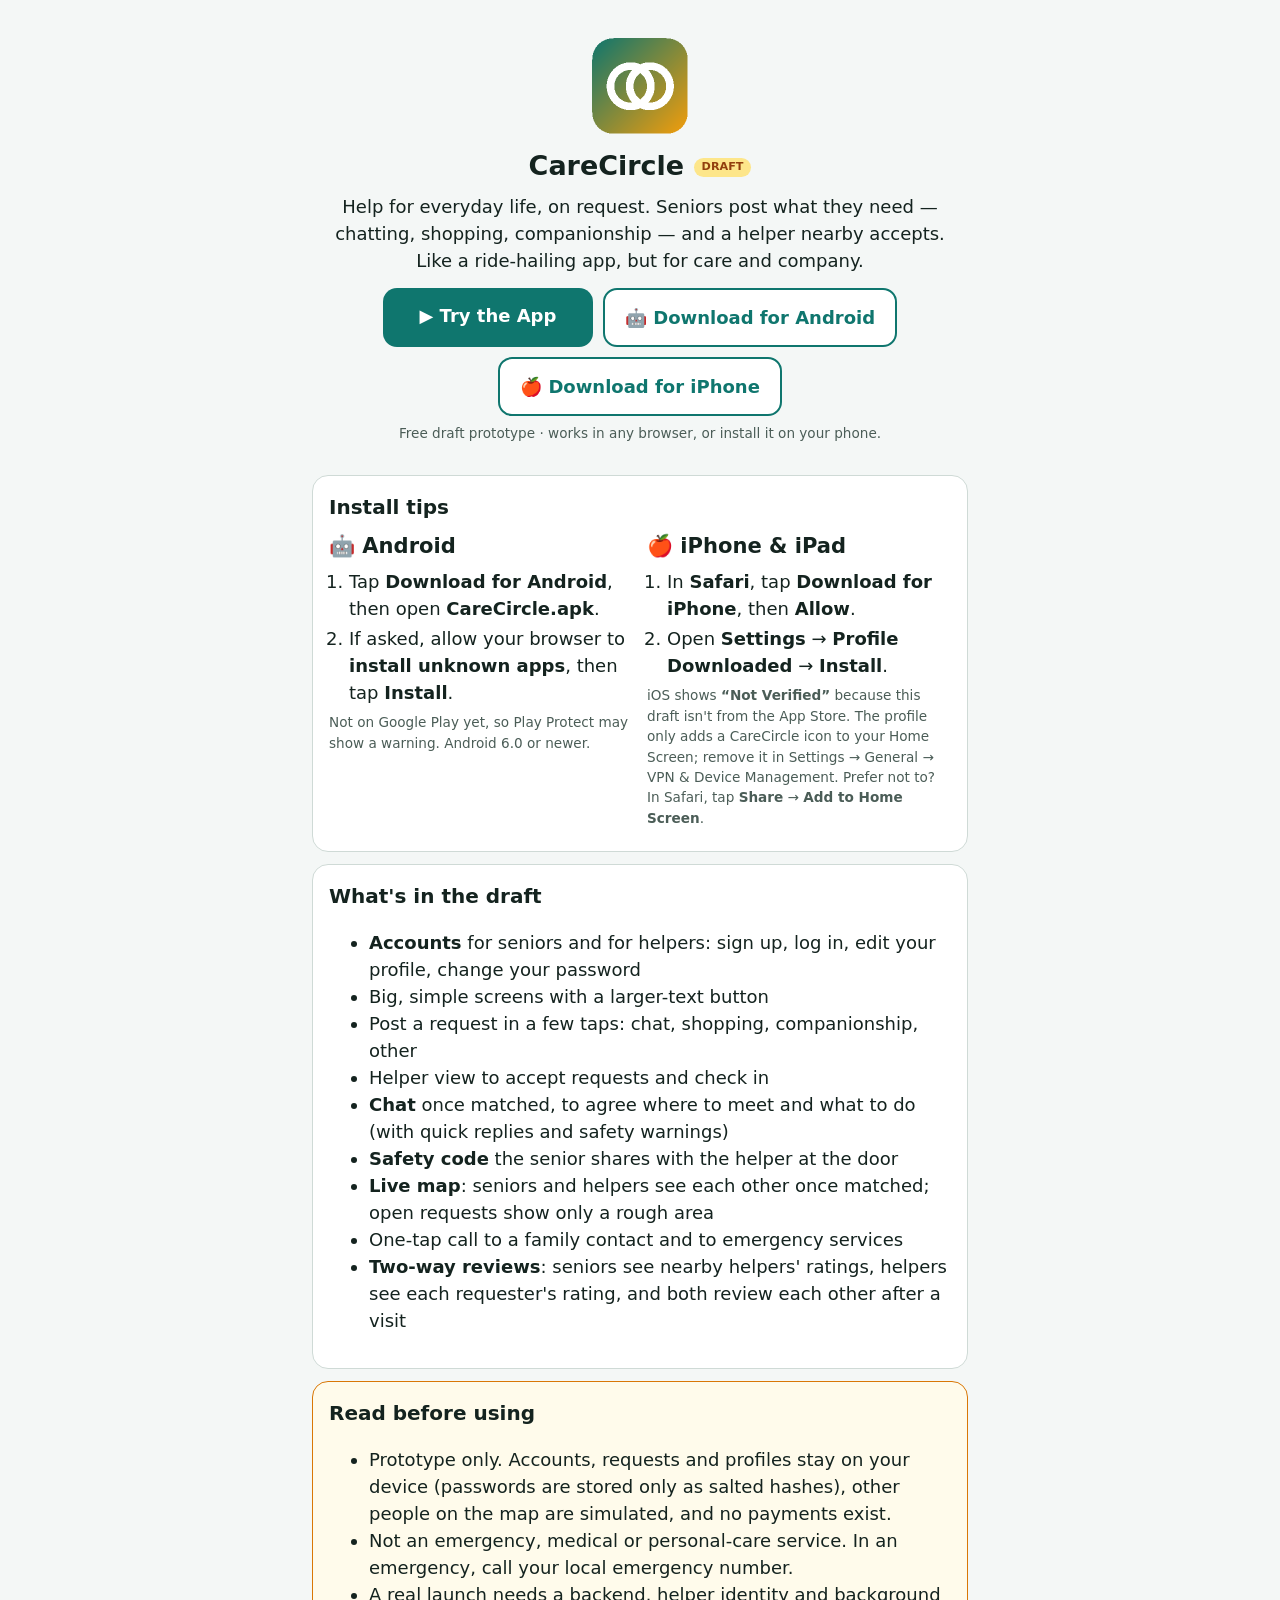
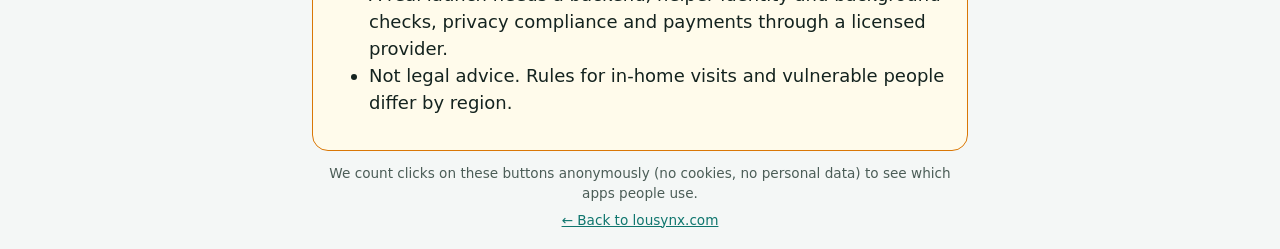
<file: carecircle/index.html>
<!doctype html>
<html lang="en">
<head>
<meta charset="utf-8">
<meta name="viewport" content="width=device-width, initial-scale=1">
<meta name="theme-color" content="#0f766e">
<title>CareCircle (Draft) — Lousynx</title>
<link rel="manifest" href="manifest.webmanifest">
<meta name="mobile-web-app-capable" content="yes">
<meta name="apple-mobile-web-app-capable" content="yes">
<meta name="apple-mobile-web-app-title" content="CareCircle">
<meta name="apple-mobile-web-app-status-bar-style" content="default">
<link rel="apple-touch-icon" href="apple-touch-icon.png">
<link rel="icon" href="icon.svg" type="image/svg+xml">
<link rel="stylesheet" href="style.css">
</head>
<body>
<main>
  <section class="hero">
    <img src="icon-192.png" width="96" height="96" alt="CareCircle icon">
    <h1>CareCircle <span class="tag warn">DRAFT</span></h1>
    <p>Help for everyday life, on request. Seniors post what they need — chatting, shopping, companionship — and a helper nearby accepts. Like a ride-hailing app, but for care and company.</p>
    <div class="btnrow three">
      <a class="btn" href="app.html" data-track="try" data-app="carecircle" data-src="page">▶ Try the App</a>
      <a class="btn ghost dl" id="dl-android" href="../downloads/CareCircle.apk" download data-track="android" data-app="carecircle" data-src="page">🤖 Download for Android</a>
      <a class="btn ghost dl" id="dl-ios" href="../downloads/CareCircle.mobileconfig" data-track="ios" data-app="carecircle" data-src="page">🍎 Download for iPhone</a>
    </div>
    <p class="hint">Free draft prototype · works in any browser, or install it on your phone.</p>
  </section>

  <section class="card tips" id="install">
    <h2>Install tips</h2>
    <div class="tipgrid">
      <div id="tip-android"><h3>🤖 Android</h3>
        <ol><li>Tap <b>Download for Android</b>, then open <b>CareCircle.apk</b>.</li>
        <li>If asked, allow your browser to <b>install unknown apps</b>, then tap <b>Install</b>.</li></ol>
        <p class="hint">Not on Google Play yet, so Play Protect may show a warning. Android 6.0 or newer.</p></div>
      <div id="tip-ios"><h3>🍎 iPhone &amp; iPad</h3>
        <ol><li>In <b>Safari</b>, tap <b>Download for iPhone</b>, then <b>Allow</b>.</li>
        <li>Open <b>Settings</b> → <b>Profile Downloaded</b> → <b>Install</b>.</li></ol>
        <p class="hint">iOS shows <b>“Not Verified”</b> because this draft isn't from the App Store. The profile only adds a CareCircle icon to your Home Screen; remove it in Settings → General → VPN &amp; Device Management. Prefer not to? In Safari, tap <b>Share</b> → <b>Add to Home Screen</b>.</p></div>
    </div>
  </section>

  <section class="card">
    <h2>What's in the draft</h2>
    <ul>
      <li><b>Accounts</b> for seniors and for helpers: sign up, log in, edit your profile, change your password</li>
      <li>Big, simple screens with a larger-text button</li>
      <li>Post a request in a few taps: chat, shopping, companionship, other</li>
      <li>Helper view to accept requests and check in</li>
      <li><b>Chat</b> once matched, to agree where to meet and what to do (with quick replies and safety warnings)</li>
      <li><b>Safety code</b> the senior shares with the helper at the door</li>
      <li><b>Live map</b>: seniors and helpers see each other once matched; open requests show only a rough area</li>
      <li>One-tap call to a family contact and to emergency services</li>
      <li><b>Two-way reviews</b>: seniors see nearby helpers' ratings, helpers see each requester's rating, and both review each other after a visit</li>
    </ul>
  </section>

  <section class="card warnbox">
    <h2>Read before using</h2>
    <ul>
      <li>Prototype only. Accounts, requests and profiles stay on your device (passwords are stored only as salted hashes), other people on the map are simulated, and no payments exist.</li>
      <li>Not an emergency, medical or personal-care service. In an emergency, call your local emergency number.</li>
      <li>A real launch needs a backend, helper identity and background checks, privacy compliance and payments through a licensed provider.</li>
      <li>Not legal advice. Rules for in-home visits and vulnerable people differ by region.</li>
    </ul>
  </section>
  <p class="hint" style="text-align:center">We count clicks on these buttons anonymously (no cookies, no personal data) to see which apps people use.</p>
  <p class="hint" style="text-align:center"><a href="../">← Back to lousynx.com</a></p>
</main>
<script>
document.body.dataset.os=/android/i.test(navigator.userAgent)?"android":(/iphone|ipad|ipod/i.test(navigator.userAgent)||(navigator.platform==="MacIntel"&&navigator.maxTouchPoints>1))?"ios":"other";
if('serviceWorker' in navigator)navigator.serviceWorker.register('sw.js').catch(()=>{});
</script>
<script src="../track.js" defer></script>
</body>
</html>
</file>
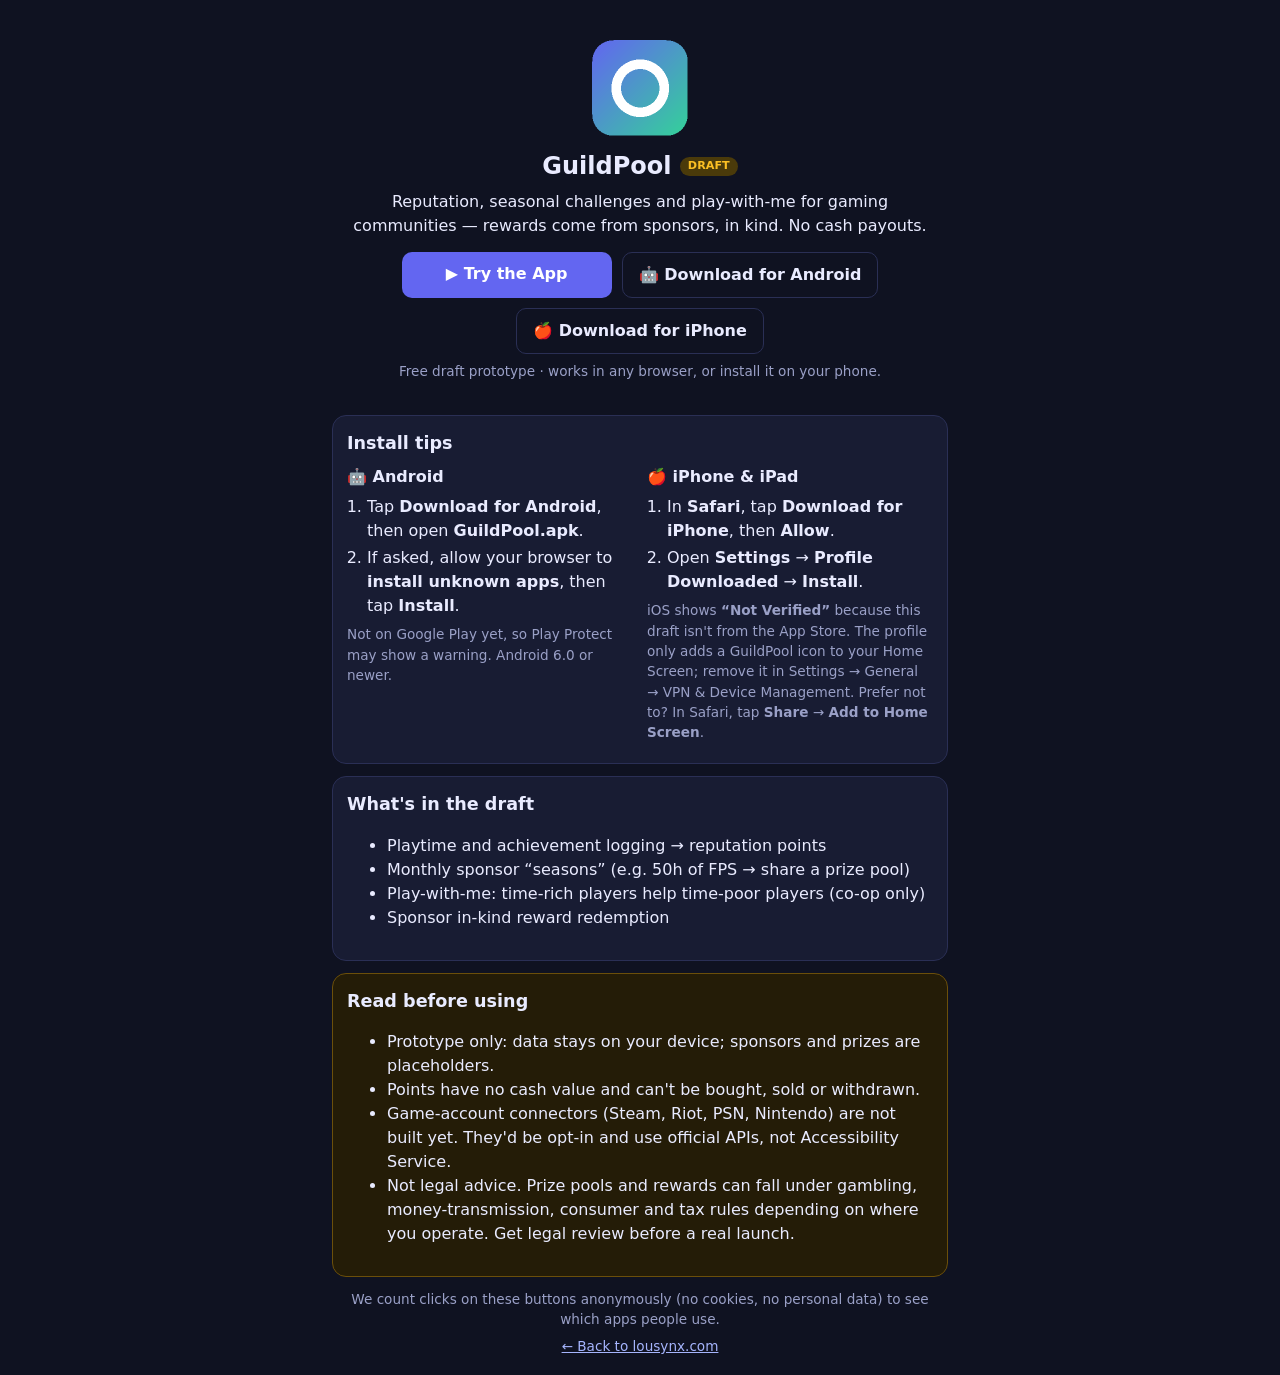
<file: guildpool/index.html>
<!doctype html>
<html lang="en">
<head>
<meta charset="utf-8">
<meta name="viewport" content="width=device-width, initial-scale=1">
<meta name="theme-color" content="#4f46e5">
<title>GuildPool (Draft) — Lousynx</title>
<link rel="manifest" href="manifest.webmanifest">
<meta name="mobile-web-app-capable" content="yes">
<meta name="apple-mobile-web-app-capable" content="yes">
<meta name="apple-mobile-web-app-title" content="GuildPool">
<meta name="apple-mobile-web-app-status-bar-style" content="default">
<link rel="apple-touch-icon" href="apple-touch-icon.png">
<link rel="icon" href="icon.svg" type="image/svg+xml">
<link rel="stylesheet" href="style.css">
</head>
<body>
<main>
  <section class="hero">
    <img src="icon-192.png" width="96" height="96" alt="GuildPool icon">
    <h1>GuildPool <span class="tag warn">DRAFT</span></h1>
    <p>Reputation, seasonal challenges and play-with-me for gaming communities — rewards come from sponsors, in kind. No cash payouts.</p>
    <div class="btnrow three">
      <a class="btn" href="app.html" data-track="try" data-app="guildpool" data-src="page">▶ Try the App</a>
      <a class="btn ghost dl" id="dl-android" href="../downloads/GuildPool.apk" download data-track="android" data-app="guildpool" data-src="page">🤖 Download for Android</a>
      <a class="btn ghost dl" id="dl-ios" href="../downloads/GuildPool.mobileconfig" data-track="ios" data-app="guildpool" data-src="page">🍎 Download for iPhone</a>
    </div>
    <p class="hint">Free draft prototype · works in any browser, or install it on your phone.</p>
  </section>

  <section class="card tips" id="install">
    <h2>Install tips</h2>
    <div class="tipgrid">
      <div id="tip-android"><h3>🤖 Android</h3>
        <ol><li>Tap <b>Download for Android</b>, then open <b>GuildPool.apk</b>.</li>
        <li>If asked, allow your browser to <b>install unknown apps</b>, then tap <b>Install</b>.</li></ol>
        <p class="hint">Not on Google Play yet, so Play Protect may show a warning. Android 6.0 or newer.</p></div>
      <div id="tip-ios"><h3>🍎 iPhone &amp; iPad</h3>
        <ol><li>In <b>Safari</b>, tap <b>Download for iPhone</b>, then <b>Allow</b>.</li>
        <li>Open <b>Settings</b> → <b>Profile Downloaded</b> → <b>Install</b>.</li></ol>
        <p class="hint">iOS shows <b>“Not Verified”</b> because this draft isn't from the App Store. The profile only adds a GuildPool icon to your Home Screen; remove it in Settings → General → VPN &amp; Device Management. Prefer not to? In Safari, tap <b>Share</b> → <b>Add to Home Screen</b>.</p></div>
    </div>
  </section>

  <section class="card">
    <h2>What's in the draft</h2>
    <ul>
      <li>Playtime and achievement logging → reputation points</li>
      <li>Monthly sponsor “seasons” (e.g. 50h of FPS → share a prize pool)</li>
      <li>Play-with-me: time-rich players help time-poor players (co-op only)</li>
      <li>Sponsor in-kind reward redemption</li>
    </ul>
  </section>

  <section class="card warnbox">
    <h2>Read before using</h2>
    <ul>
      <li>Prototype only: data stays on your device; sponsors and prizes are placeholders.</li>
      <li>Points have no cash value and can't be bought, sold or withdrawn.</li>
      <li>Game-account connectors (Steam, Riot, PSN, Nintendo) are not built yet. They'd be opt-in and use official APIs, not Accessibility Service.</li>
      <li>Not legal advice. Prize pools and rewards can fall under gambling, money-transmission, consumer and tax rules depending on where you operate. Get legal review before a real launch.</li>
    </ul>
  </section>
  <p class="hint" style="text-align:center">We count clicks on these buttons anonymously (no cookies, no personal data) to see which apps people use.</p>
  <p class="hint" style="text-align:center"><a href="../">← Back to lousynx.com</a></p>
</main>
<script>
document.body.dataset.os=/android/i.test(navigator.userAgent)?"android":(/iphone|ipad|ipod/i.test(navigator.userAgent)||(navigator.platform==="MacIntel"&&navigator.maxTouchPoints>1))?"ios":"other";
if('serviceWorker' in navigator)navigator.serviceWorker.register('sw.js').catch(()=>{});
</script>
<script src="../track.js" defer></script>
</body>
</html>
</file>
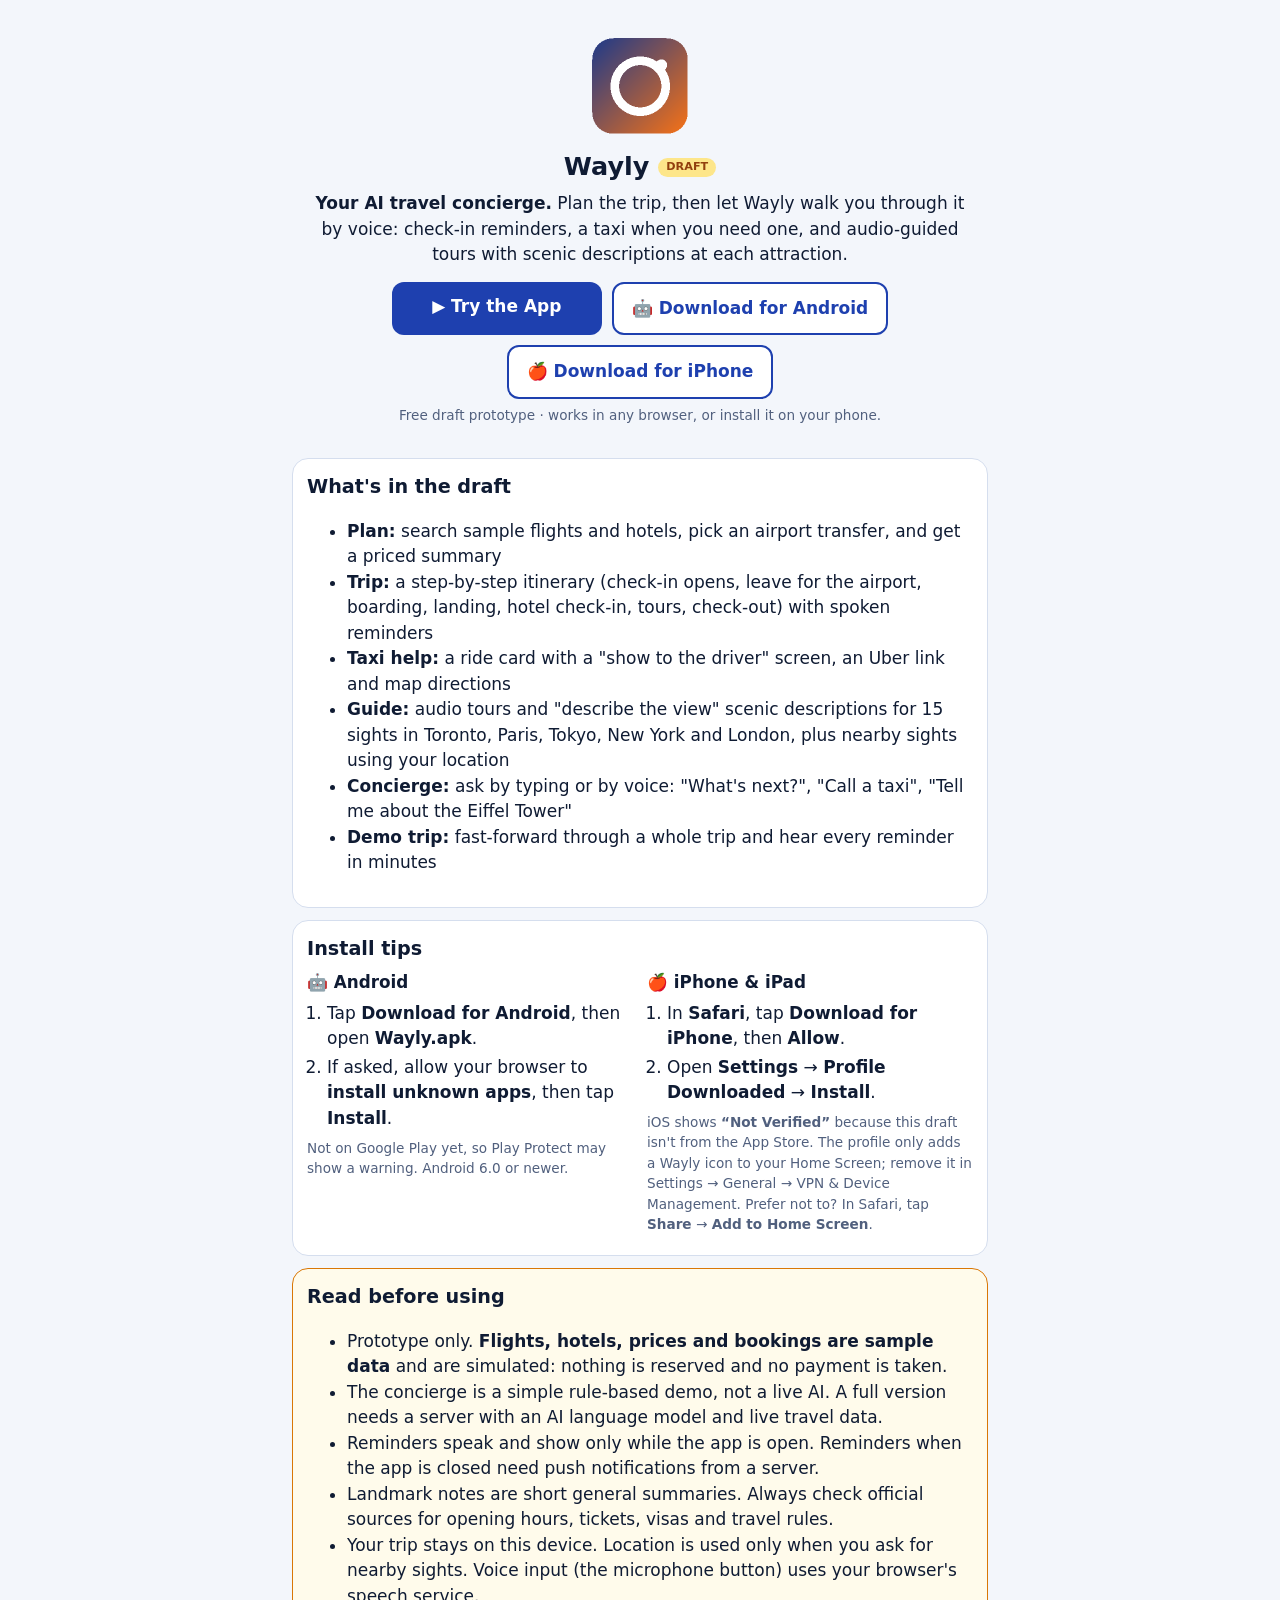
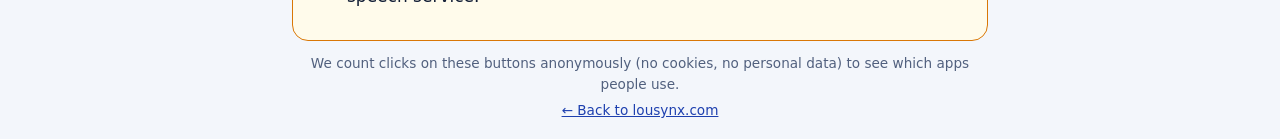
<file: wayly/index.html>
<!doctype html>
<html lang="en">
<head>
<meta charset="utf-8">
<meta name="viewport" content="width=device-width, initial-scale=1">
<meta name="theme-color" content="#1e3a8a">
<title>Wayly — AI Travel Concierge (Draft) — Lousynx</title>
<link rel="manifest" href="manifest.webmanifest">
<meta name="mobile-web-app-capable" content="yes">
<meta name="apple-mobile-web-app-capable" content="yes">
<meta name="apple-mobile-web-app-title" content="Wayly">
<meta name="apple-mobile-web-app-status-bar-style" content="default">
<link rel="apple-touch-icon" href="apple-touch-icon.png">
<link rel="icon" href="icon.svg" type="image/svg+xml">
<link rel="stylesheet" href="style.css">
</head>
<body>
<main>
  <section class="hero">
    <img src="icon-192.png" width="96" height="96" alt="Wayly icon">
    <h1>Wayly <span class="tag warn">DRAFT</span></h1>
    <p><b>Your AI travel concierge.</b> Plan the trip, then let Wayly walk you through it by voice: check-in reminders, a taxi when you need one, and audio-guided tours with scenic descriptions at each attraction.</p>
    <div class="btnrow three">
      <a class="btn" href="app.html" data-track="try" data-app="wayly" data-src="page">▶ Try the App</a>
      <a class="btn ghost dl" id="dl-android" href="../downloads/Wayly.apk" download data-track="android" data-app="wayly" data-src="page">🤖 Download for Android</a>
      <a class="btn ghost dl" id="dl-ios" href="../downloads/Wayly.mobileconfig" data-track="ios" data-app="wayly" data-src="page">🍎 Download for iPhone</a>
    </div>
    <p class="hint">Free draft prototype · works in any browser, or install it on your phone.</p>
  </section>

  <section class="card">
    <h2>What's in the draft</h2>
    <ul>
      <li><b>Plan:</b> search sample flights and hotels, pick an airport transfer, and get a priced summary</li>
      <li><b>Trip:</b> a step-by-step itinerary (check-in opens, leave for the airport, boarding, landing, hotel check-in, tours, check-out) with spoken reminders</li>
      <li><b>Taxi help:</b> a ride card with a "show to the driver" screen, an Uber link and map directions</li>
      <li><b>Guide:</b> audio tours and "describe the view" scenic descriptions for 15 sights in Toronto, Paris, Tokyo, New York and London, plus nearby sights using your location</li>
      <li><b>Concierge:</b> ask by typing or by voice: "What's next?", "Call a taxi", "Tell me about the Eiffel Tower"</li>
      <li><b>Demo trip:</b> fast-forward through a whole trip and hear every reminder in minutes</li>
    </ul>
  </section>

  <section class="card tips" id="install">
    <h2>Install tips</h2>
    <div class="tipgrid">
      <div id="tip-android"><h3>🤖 Android</h3>
        <ol><li>Tap <b>Download for Android</b>, then open <b>Wayly.apk</b>.</li>
        <li>If asked, allow your browser to <b>install unknown apps</b>, then tap <b>Install</b>.</li></ol>
        <p class="hint">Not on Google Play yet, so Play Protect may show a warning. Android 6.0 or newer.</p></div>
      <div id="tip-ios"><h3>🍎 iPhone &amp; iPad</h3>
        <ol><li>In <b>Safari</b>, tap <b>Download for iPhone</b>, then <b>Allow</b>.</li>
        <li>Open <b>Settings</b> → <b>Profile Downloaded</b> → <b>Install</b>.</li></ol>
        <p class="hint">iOS shows <b>“Not Verified”</b> because this draft isn't from the App Store. The profile only adds a Wayly icon to your Home Screen; remove it in Settings → General → VPN &amp; Device Management. Prefer not to? In Safari, tap <b>Share</b> → <b>Add to Home Screen</b>.</p></div>
    </div>
  </section>

  <section class="card warnbox">
    <h2>Read before using</h2>
    <ul>
      <li>Prototype only. <b>Flights, hotels, prices and bookings are sample data</b> and are simulated: nothing is reserved and no payment is taken.</li>
      <li>The concierge is a simple rule-based demo, not a live AI. A full version needs a server with an AI language model and live travel data.</li>
      <li>Reminders speak and show only while the app is open. Reminders when the app is closed need push notifications from a server.</li>
      <li>Landmark notes are short general summaries. Always check official sources for opening hours, tickets, visas and travel rules.</li>
      <li>Your trip stays on this device. Location is used only when you ask for nearby sights. Voice input (the microphone button) uses your browser's speech service.</li>
    </ul>
  </section>
  <p class="hint" style="text-align:center">We count clicks on these buttons anonymously (no cookies, no personal data) to see which apps people use.</p>
  <p class="hint" style="text-align:center"><a href="../">← Back to lousynx.com</a></p>
</main>
<script>
document.body.dataset.os=/android/i.test(navigator.userAgent)?"android":(/iphone|ipad|ipod/i.test(navigator.userAgent)||(navigator.platform==="MacIntel"&&navigator.maxTouchPoints>1))?"ios":"other";
if('serviceWorker' in navigator)navigator.serviceWorker.register('sw.js').catch(()=>{});
</script>
<script src="../track.js" defer></script>
</body>
</html>
</file>
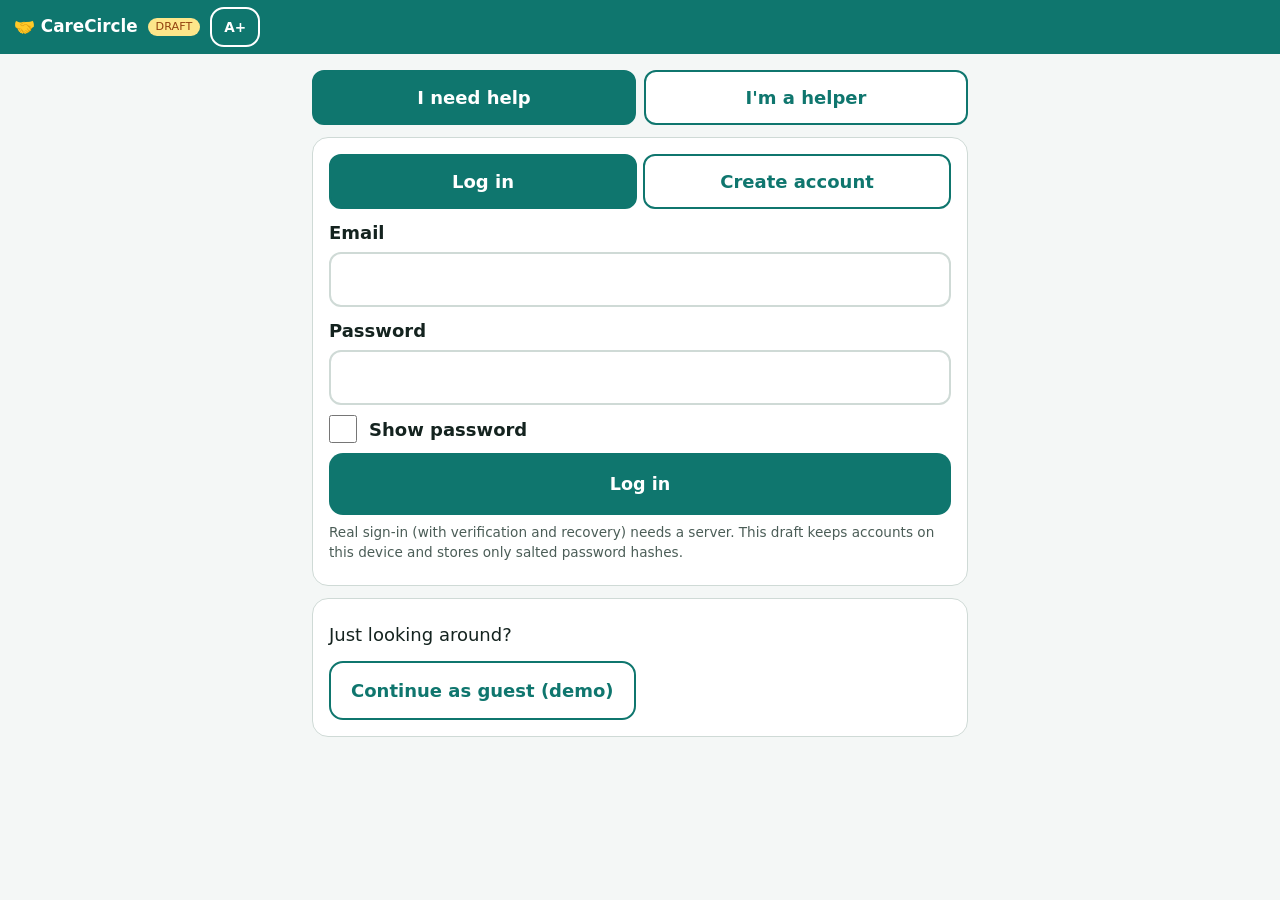
<file: carecircle/app.html>
<!doctype html>
<html lang="en">
<head>
<meta charset="utf-8">
<meta name="viewport" content="width=device-width, initial-scale=1">
<meta name="theme-color" content="#0f766e">
<title>CareCircle (Draft)</title>
<link rel="manifest" href="manifest.webmanifest">
<link rel="icon" href="icon.svg" type="image/svg+xml">
<meta name="mobile-web-app-capable" content="yes">
<meta name="apple-mobile-web-app-capable" content="yes">
<meta name="apple-mobile-web-app-title" content="CareCircle">
<meta name="apple-mobile-web-app-status-bar-style" content="default">
<link rel="apple-touch-icon" href="apple-touch-icon.png">
<link rel="stylesheet" href="vendor/leaflet/leaflet.css">
<link rel="stylesheet" href="style.css">
</head>
<body class="appbody">
<header class="top">
  <strong>🤝 CareCircle</strong><span class="tag warn">DRAFT</span>
  <button id="bigText" class="btn sm ghost" aria-label="Toggle larger text">A+</button>
  <button id="install" class="btn sm" hidden>Install</button>
</header>
<div class="roles" role="group" aria-label="I am a">
  <button id="roleSenior" aria-pressed="true">I need help</button>
  <button id="roleHelper" aria-pressed="false">I'm a helper</button>
</div>
<main id="view" aria-live="polite"></main>
<div id="toast" role="status" hidden></div>
<nav aria-label="Main" hidden></nav>
<script src="vendor/leaflet/leaflet.js"></script>
<script src="app.js"></script>
<script src="../track.js" data-first-open="carecircle" defer></script>
</body>
</html>
</file>
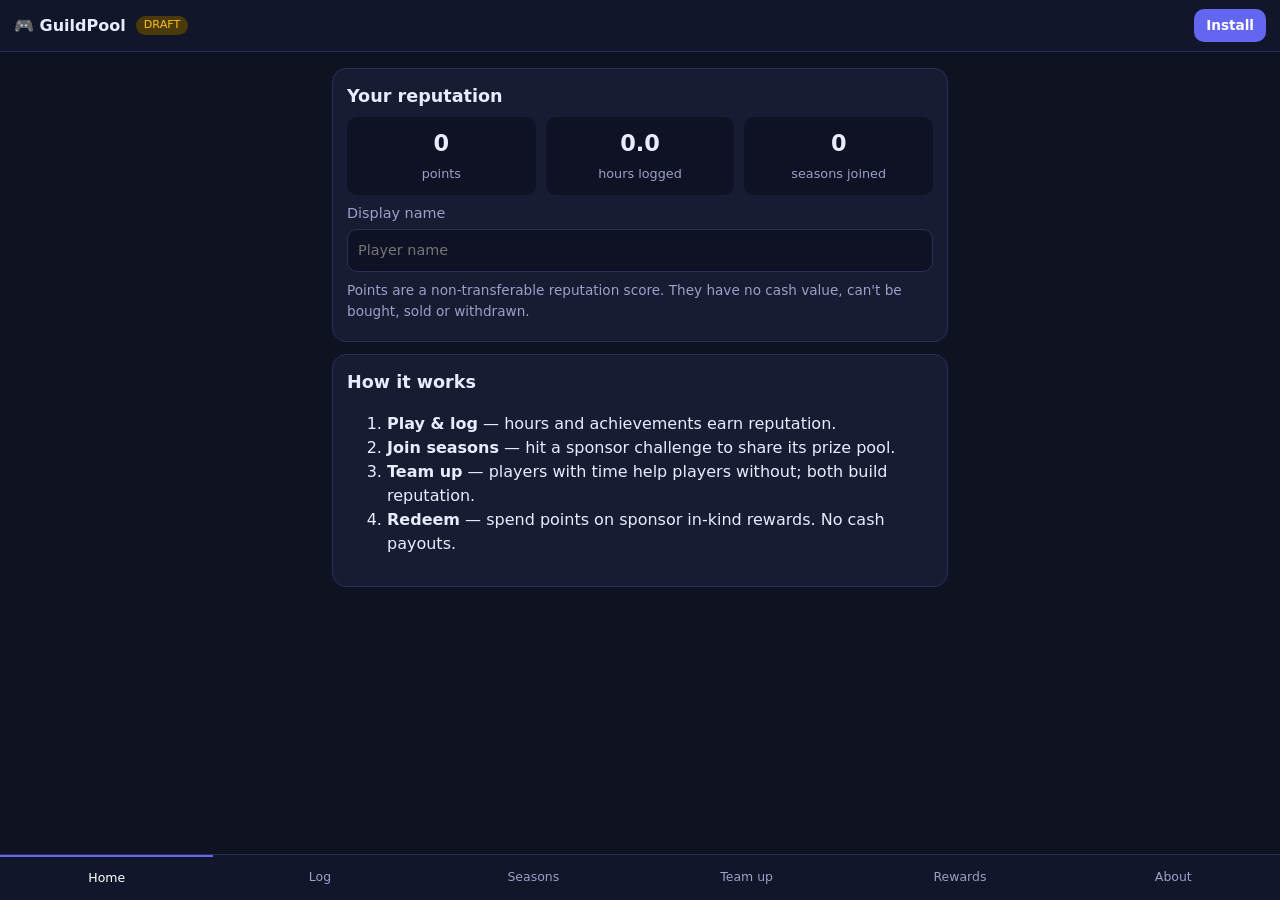
<file: guildpool/app.html>
<!doctype html>
<html lang="en">
<head>
<meta charset="utf-8">
<meta name="viewport" content="width=device-width, initial-scale=1">
<meta name="theme-color" content="#4f46e5">
<title>GuildPool (Draft)</title>
<link rel="manifest" href="manifest.webmanifest">
<link rel="icon" href="icon.svg" type="image/svg+xml">
<meta name="mobile-web-app-capable" content="yes">
<meta name="apple-mobile-web-app-capable" content="yes">
<meta name="apple-mobile-web-app-title" content="GuildPool">
<meta name="apple-mobile-web-app-status-bar-style" content="default">
<link rel="apple-touch-icon" href="apple-touch-icon.png">
<link rel="stylesheet" href="style.css">
</head>
<body class="appbody">
<header class="top">
  <strong>🎮 GuildPool</strong><span class="tag warn">DRAFT</span>
  <button id="install" class="btn sm" hidden>Install</button>
</header>
<main id="view" aria-live="polite"></main>
<div id="toast" role="status" hidden></div>
<nav aria-label="Main">
  <button data-tab="home">Home</button>
  <button data-tab="log">Log</button>
  <button data-tab="seasons">Seasons</button>
  <button data-tab="team">Team up</button>
  <button data-tab="rewards">Rewards</button>
  <button data-tab="about">About</button>
</nav>
<script src="app.js"></script>
<script src="../track.js" data-first-open="guildpool" defer></script>
</body>
</html>
</file>
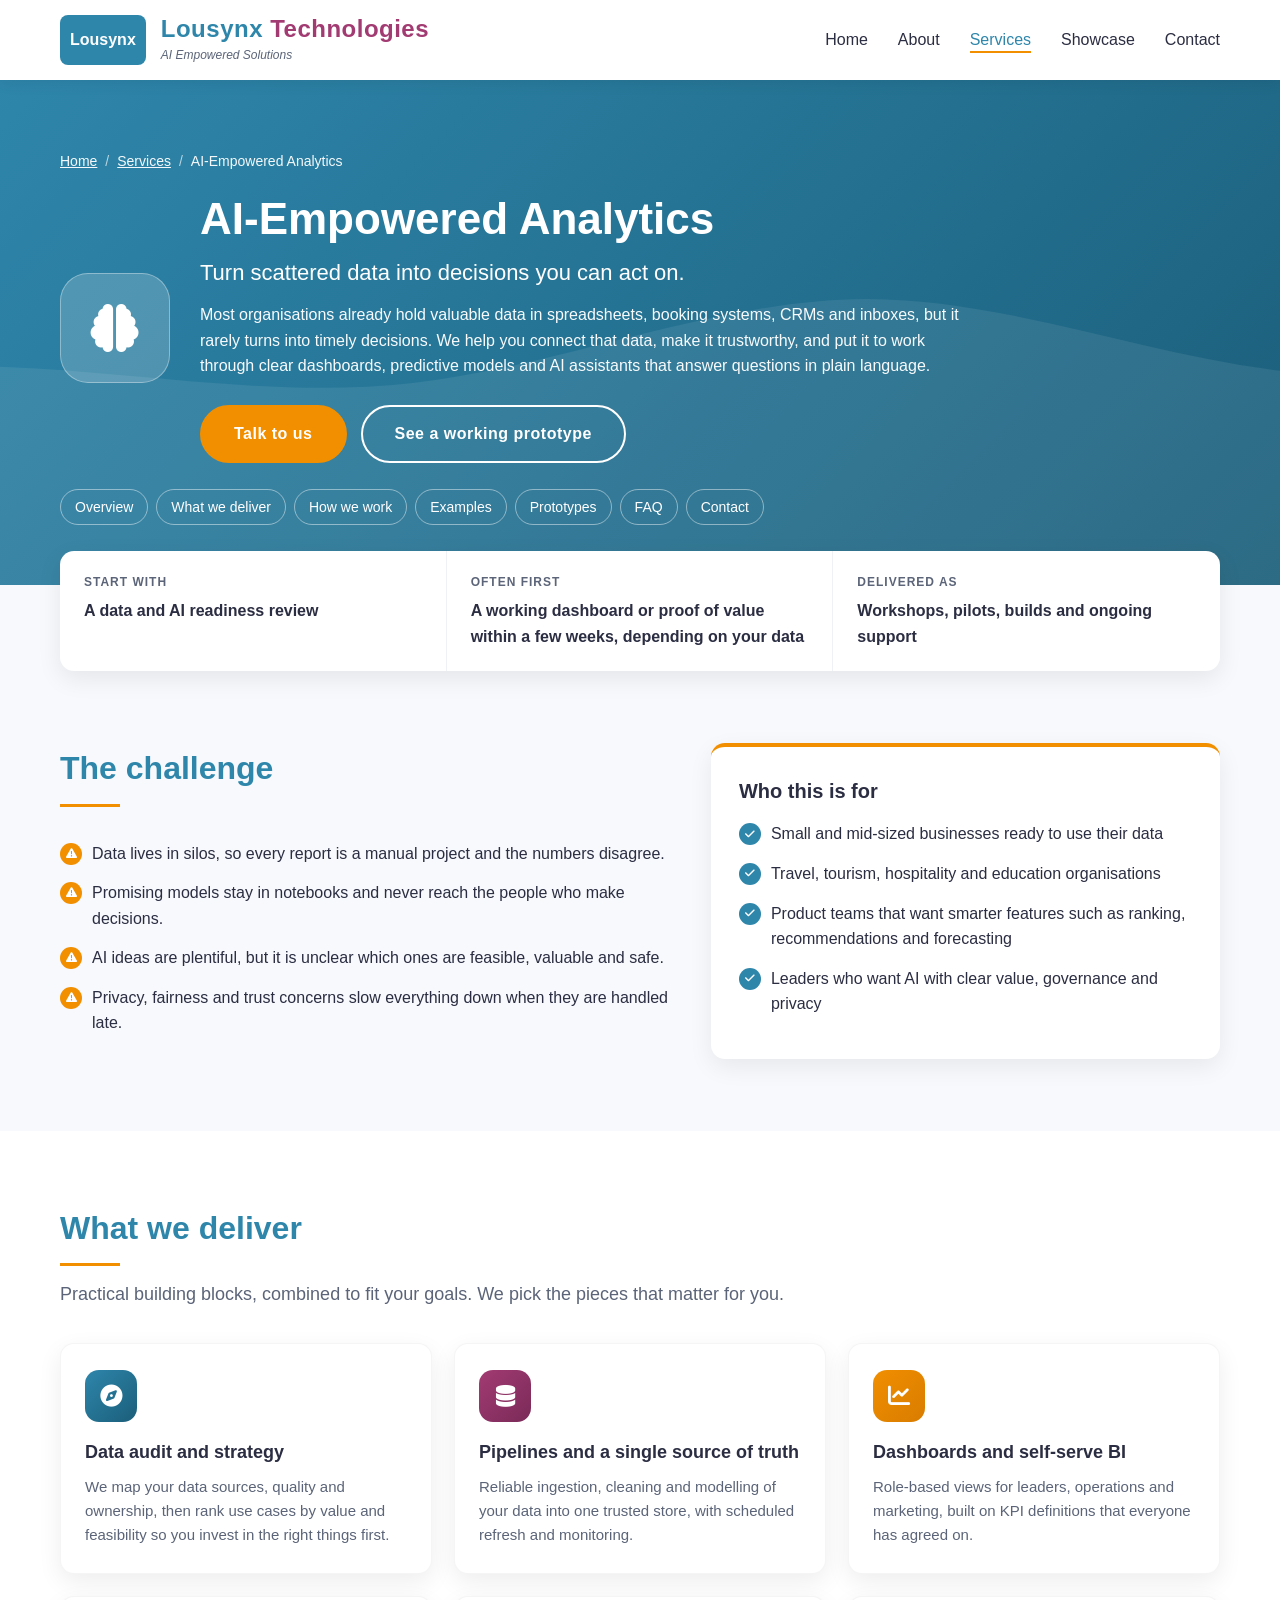
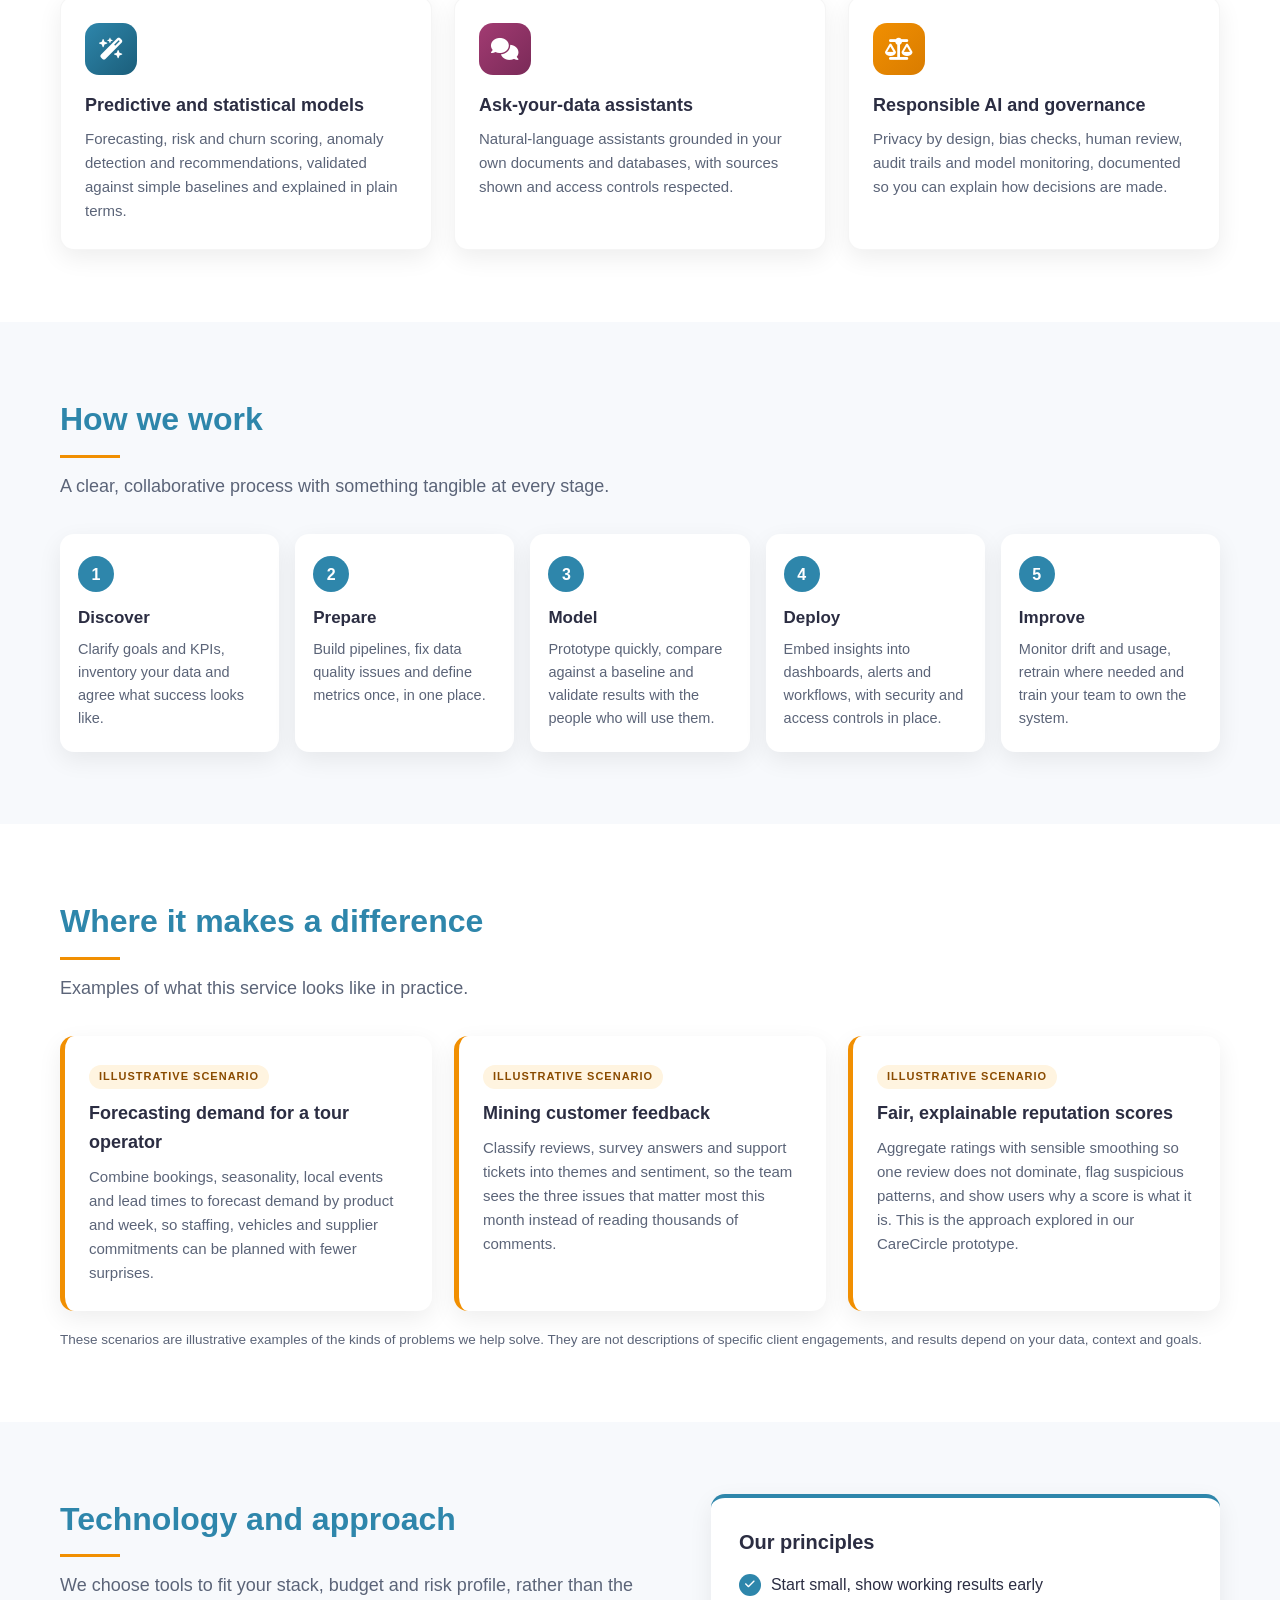
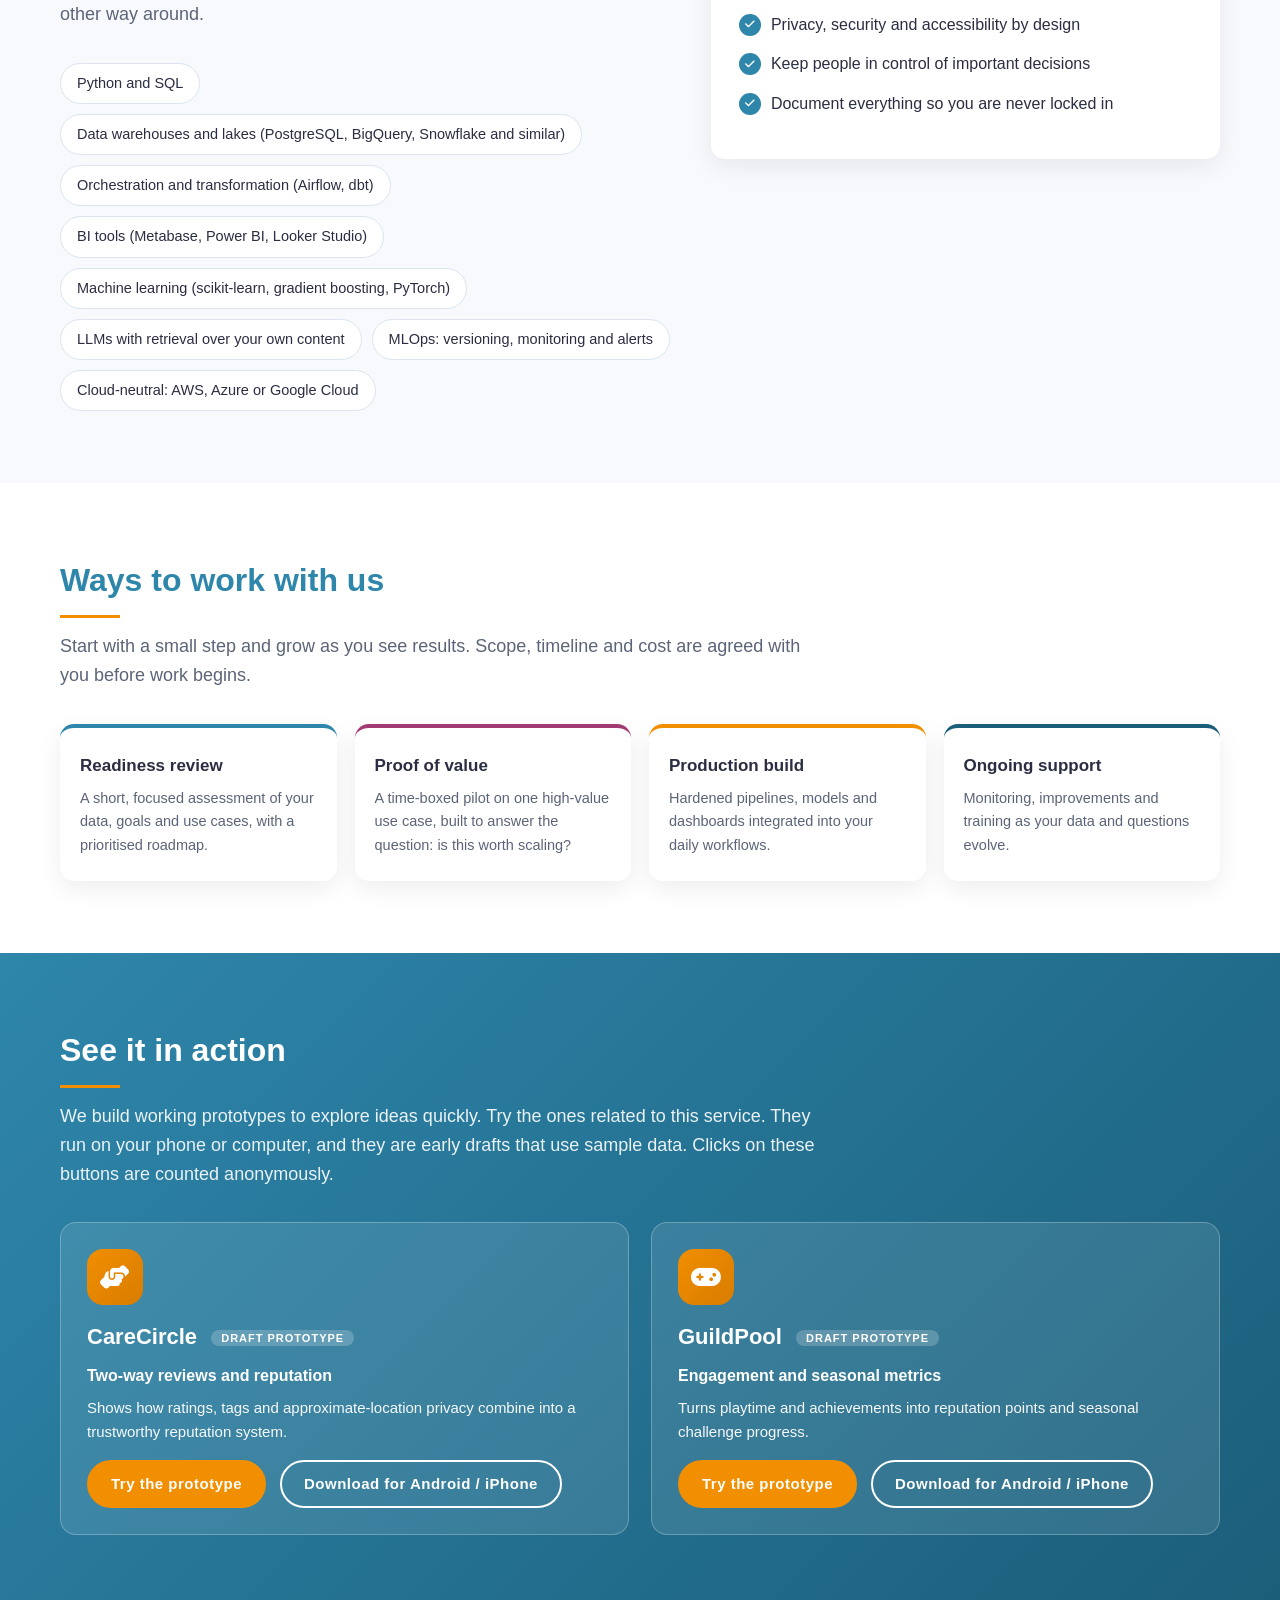
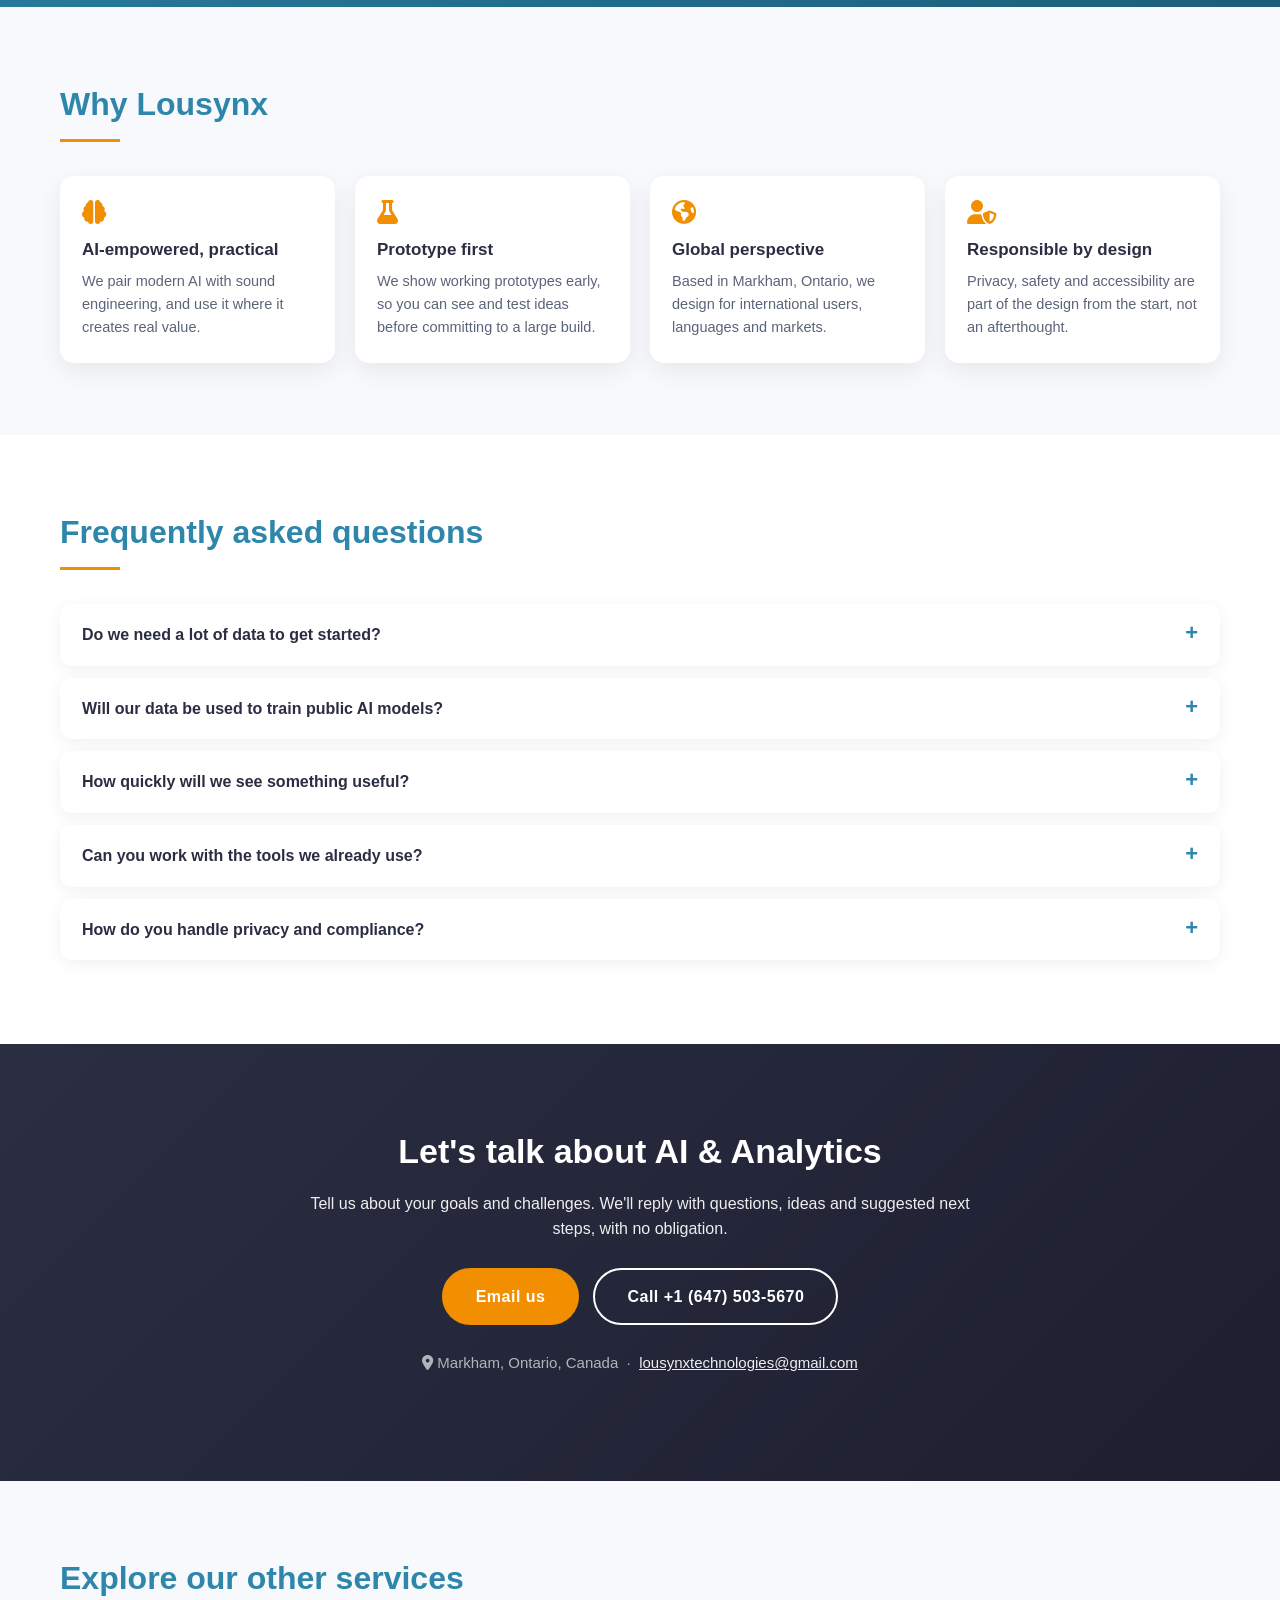
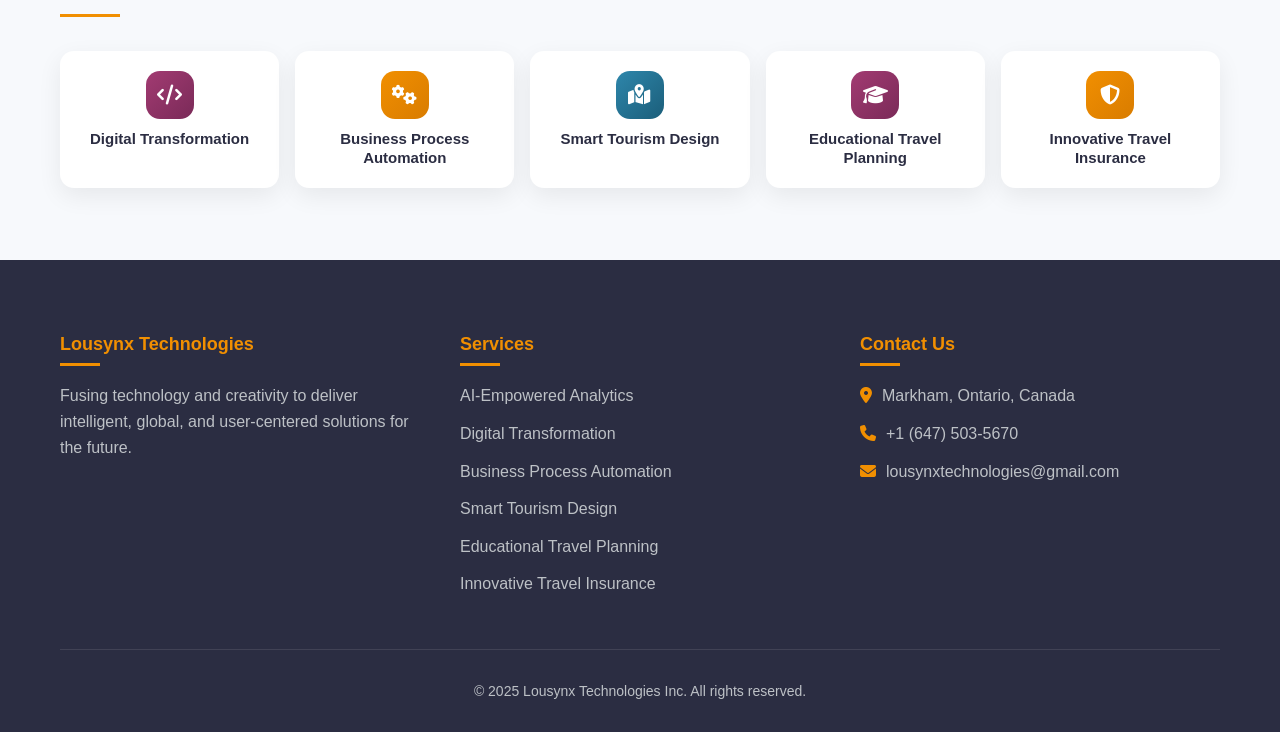
<file: services/ai-analytics.html>
<!DOCTYPE html>
<html lang="en">
<head>
<meta charset="UTF-8">
<meta name="viewport" content="width=device-width, initial-scale=1.0">
<title>AI-Empowered Analytics | Lousynx Technologies</title>
<meta name="description" content="AI-empowered analytics from Lousynx Technologies: data strategy, pipelines, dashboards, predictive models and responsible AI assistants for businesses in Canada and worldwide.">
<link rel="canonical" href="https://www.lousynx.com/services/ai-analytics.html">
<meta property="og:type" content="website">
<meta property="og:site_name" content="Lousynx Technologies">
<meta property="og:title" content="AI-Empowered Analytics | Lousynx Technologies">
<meta property="og:description" content="AI-empowered analytics from Lousynx Technologies: data strategy, pipelines, dashboards, predictive models and responsible AI assistants for businesses in Canada and worldwide.">
<meta property="og:url" content="https://www.lousynx.com/services/ai-analytics.html">
<meta name="twitter:card" content="summary">
<meta name="theme-color" content="#2E86AB">
<link rel="stylesheet" href="https://cdnjs.cloudflare.com/ajax/libs/font-awesome/6.4.0/css/all.min.css">
<link rel="stylesheet" href="services.css">
<script type="application/ld+json">{"@context": "https://schema.org", "@graph": [{"@type": "Organization", "@id": "https://www.lousynx.com/#org", "name": "Lousynx Technologies Inc.", "url": "https://www.lousynx.com/", "email": "lousynxtechnologies@gmail.com", "telephone": "+1 (647) 503-5670", "address": {"@type": "PostalAddress", "addressLocality": "Markham", "addressRegion": "ON", "addressCountry": "CA"}}, {"@type": "Service", "name": "AI-Empowered Analytics", "description": "AI-empowered analytics from Lousynx Technologies: data strategy, pipelines, dashboards, predictive models and responsible AI assistants for businesses in Canada and worldwide.", "url": "https://www.lousynx.com/services/ai-analytics.html", "areaServed": "Worldwide", "provider": {"@id": "https://www.lousynx.com/#org"}}, {"@type": "BreadcrumbList", "itemListElement": [{"@type": "ListItem", "position": 1, "name": "Home", "item": "https://www.lousynx.com/"}, {"@type": "ListItem", "position": 2, "name": "Services", "item": "https://www.lousynx.com/#services"}, {"@type": "ListItem", "position": 3, "name": "AI-Empowered Analytics", "item": "https://www.lousynx.com/services/ai-analytics.html"}]}, {"@type": "FAQPage", "mainEntity": [{"@type": "Question", "name": "Do we need a lot of data to get started?", "acceptedAnswer": {"@type": "Answer", "text": "No. Many valuable use cases start with the data you already have, and sometimes a clear dashboard or a simple statistical model beats a complex one. We will tell you honestly when more data would be needed."}}, {"@type": "Question", "name": "Will our data be used to train public AI models?", "acceptedAnswer": {"@type": "Answer", "text": "We choose services and settings that do not train on your data by default, and we document what is used where. Sensitive data can be kept within your own environment."}}, {"@type": "Question", "name": "How quickly will we see something useful?", "acceptedAnswer": {"@type": "Answer", "text": "Once we have access to data, a first dashboard or proof of value can often be shown within a few weeks. The timeline depends on data quality and complexity, and we scope it with you up front."}}, {"@type": "Question", "name": "Can you work with the tools we already use?", "acceptedAnswer": {"@type": "Answer", "text": "Yes. We prefer to build on your existing stack where it makes sense rather than force a migration."}}, {"@type": "Question", "name": "How do you handle privacy and compliance?", "acceptedAnswer": {"@type": "Answer", "text": "We apply privacy by design: collect only what is needed, limit access, and keep audit trails. We help you align with the rules that apply to you, such as PIPEDA in Canada or GDPR in Europe. We are not a law firm, so legal questions are best confirmed with your counsel."}}]}]}</script>
</head>
<body>
<a class="skip" href="#main">Skip to content</a>
<header>
  <div class="container">
    <nav class="navbar" aria-label="Main">
      <a class="logo-container" href="../">
        <div class="logo-img"><span>Lousynx</span></div>
        <div class="logo-text"><div class="logo-name">Lousynx <span>Technologies</span></div><div class="tagline">AI Empowered Solutions</div></div>
      </a>
      <ul class="nav-links">
        <li><a href="../">Home</a></li>
        <li><a href="../#about">About</a></li>
        <li><a href="../#services" aria-current="page">Services</a></li>
        <li><a href="../#showcase">Showcase</a></li>
        <li><a href="#contact">Contact</a></li>
      </ul>
    </nav>
  </div>
</header>

<main id="main">
<section class="page-hero g1">
  <div class="container">
    <nav class="crumbs" aria-label="Breadcrumb"><a href="../">Home</a><span aria-hidden="true">/</span><a href="../#services">Services</a><span aria-hidden="true">/</span><span>AI-Empowered Analytics</span></nav>
    <div class="hero-grid">
      <div class="hero-icon" aria-hidden="true"><i class="fas fa-brain"></i></div>
      <div>
        <h1>AI-Empowered Analytics</h1>
        <p class="lead">Turn scattered data into decisions you can act on.</p>
        <p class="intro">Most organisations already hold valuable data in spreadsheets, booking systems, CRMs and inboxes, but it rarely turns into timely decisions. We help you connect that data, make it trustworthy, and put it to work through clear dashboards, predictive models and AI assistants that answer questions in plain language.</p>
        <div class="btn-row"><a class="btn" href="#contact">Talk to us</a><a class="btn btn-outline" href="#prototypes">See a working prototype</a></div>
      </div>
    </div>
    <div class="jump" aria-label="On this page"><a href="#overview">Overview</a><a href="#deliver">What we deliver</a><a href="#process">How we work</a><a href="#examples">Examples</a><a href="#prototypes">Prototypes</a><a href="#faq">FAQ</a><a href="#contact">Contact</a></div>
  </div>
</section>

<div class="container"><div class="glance"><div><small>Start with</small><b>A data and AI readiness review</b></div><div><small>Often first</small><b>A working dashboard or proof of value within a few weeks, depending on your data</b></div><div><small>Delivered as</small><b>Workshops, pilots, builds and ongoing support</b></div></div></div>

<section class="block" id="overview">
  <div class="container two">
    <div>
      <div class="sec-title"><h2>The challenge</h2></div>
      <ul class="checks warn"><li>Data lives in silos, so every report is a manual project and the numbers disagree.</li><li>Promising models stay in notebooks and never reach the people who make decisions.</li><li>AI ideas are plentiful, but it is unclear which ones are feasible, valuable and safe.</li><li>Privacy, fairness and trust concerns slow everything down when they are handled late.</li></ul>
    </div>
    <aside class="panel accent"><h3>Who this is for</h3><ul class="checks"><li>Small and mid-sized businesses ready to use their data</li><li>Travel, tourism, hospitality and education organisations</li><li>Product teams that want smarter features such as ranking, recommendations and forecasting</li><li>Leaders who want AI with clear value, governance and privacy</li></ul></aside>
  </div>
</section>

<section class="block alt" id="deliver">
  <div class="container">
    <div class="sec-title"><h2>What we deliver</h2><p>Practical building blocks, combined to fit your goals. We pick the pieces that matter for you.</p></div>
    <div class="cards"><div class="cap"><div class="ic g1"><i class="fas fa-compass" aria-hidden="true"></i></div><h3>Data audit and strategy</h3><p>We map your data sources, quality and ownership, then rank use cases by value and feasibility so you invest in the right things first.</p></div><div class="cap"><div class="ic g2"><i class="fas fa-database" aria-hidden="true"></i></div><h3>Pipelines and a single source of truth</h3><p>Reliable ingestion, cleaning and modelling of your data into one trusted store, with scheduled refresh and monitoring.</p></div><div class="cap"><div class="ic g3"><i class="fas fa-chart-line" aria-hidden="true"></i></div><h3>Dashboards and self-serve BI</h3><p>Role-based views for leaders, operations and marketing, built on KPI definitions that everyone has agreed on.</p></div><div class="cap"><div class="ic g1"><i class="fas fa-wand-magic-sparkles" aria-hidden="true"></i></div><h3>Predictive and statistical models</h3><p>Forecasting, risk and churn scoring, anomaly detection and recommendations, validated against simple baselines and explained in plain terms.</p></div><div class="cap"><div class="ic g2"><i class="fas fa-comments" aria-hidden="true"></i></div><h3>Ask-your-data assistants</h3><p>Natural-language assistants grounded in your own documents and databases, with sources shown and access controls respected.</p></div><div class="cap"><div class="ic g3"><i class="fas fa-scale-balanced" aria-hidden="true"></i></div><h3>Responsible AI and governance</h3><p>Privacy by design, bias checks, human review, audit trails and model monitoring, documented so you can explain how decisions are made.</p></div></div>
  </div>
</section>

<section class="block" id="process">
  <div class="container">
    <div class="sec-title"><h2>How we work</h2><p>A clear, collaborative process with something tangible at every stage.</p></div>
    <ol class="steps"><li><h3>Discover</h3><p>Clarify goals and KPIs, inventory your data and agree what success looks like.</p></li><li><h3>Prepare</h3><p>Build pipelines, fix data quality issues and define metrics once, in one place.</p></li><li><h3>Model</h3><p>Prototype quickly, compare against a baseline and validate results with the people who will use them.</p></li><li><h3>Deploy</h3><p>Embed insights into dashboards, alerts and workflows, with security and access controls in place.</p></li><li><h3>Improve</h3><p>Monitor drift and usage, retrain where needed and train your team to own the system.</p></li></ol>
  </div>
</section>

<section class="block alt" id="examples">
  <div class="container">
    <div class="sec-title"><h2>Where it makes a difference</h2><p>Examples of what this service looks like in practice.</p></div>
    <div class="scen"><article><span class="tag">Illustrative scenario</span><h3>Forecasting demand for a tour operator</h3><p>Combine bookings, seasonality, local events and lead times to forecast demand by product and week, so staffing, vehicles and supplier commitments can be planned with fewer surprises.</p></article><article><span class="tag">Illustrative scenario</span><h3>Mining customer feedback</h3><p>Classify reviews, survey answers and support tickets into themes and sentiment, so the team sees the three issues that matter most this month instead of reading thousands of comments.</p></article><article><span class="tag">Illustrative scenario</span><h3>Fair, explainable reputation scores</h3><p>Aggregate ratings with sensible smoothing so one review does not dominate, flag suspicious patterns, and show users why a score is what it is. This is the approach explored in our CareCircle prototype.</p></article></div>
    <p class="fineprint">These scenarios are illustrative examples of the kinds of problems we help solve. They are not descriptions of specific client engagements, and results depend on your data, context and goals.</p>
  </div>
</section>

<section class="block" id="tech">
  <div class="container two">
    <div>
      <div class="sec-title"><h2>Technology and approach</h2><p>We choose tools to fit your stack, budget and risk profile, rather than the other way around.</p></div>
      <ul class="chips"><li>Python and SQL</li><li>Data warehouses and lakes (PostgreSQL, BigQuery, Snowflake and similar)</li><li>Orchestration and transformation (Airflow, dbt)</li><li>BI tools (Metabase, Power BI, Looker Studio)</li><li>Machine learning (scikit-learn, gradient boosting, PyTorch)</li><li>LLMs with retrieval over your own content</li><li>MLOps: versioning, monitoring and alerts</li><li>Cloud-neutral: AWS, Azure or Google Cloud</li></ul>
    </div>
    <aside class="panel"><h3>Our principles</h3><ul class="checks"><li>Start small, show working results early</li><li>Privacy, security and accessibility by design</li><li>Keep people in control of important decisions</li><li>Document everything so you are never locked in</li></ul></aside>
  </div>
</section>

<section class="block alt" id="engage">
  <div class="container">
    <div class="sec-title"><h2>Ways to work with us</h2><p>Start with a small step and grow as you see results. Scope, timeline and cost are agreed with you before work begins.</p></div>
    <div class="engage"><article><h3>Readiness review</h3><p>A short, focused assessment of your data, goals and use cases, with a prioritised roadmap.</p></article><article><h3>Proof of value</h3><p>A time-boxed pilot on one high-value use case, built to answer the question: is this worth scaling?</p></article><article><h3>Production build</h3><p>Hardened pipelines, models and dashboards integrated into your daily workflows.</p></article><article><h3>Ongoing support</h3><p>Monitoring, improvements and training as your data and questions evolve.</p></article></div>
  </div>
</section>

<section class="block protos" id="prototypes">
  <div class="container">
    <div class="sec-title"><h2>See it in action</h2><p>We build working prototypes to explore ideas quickly. Try the ones related to this service. They run on your phone or computer, and they are early drafts that use sample data. Clicks on these buttons are counted anonymously.</p></div>
    <div class="pgrid"><div class="proto"><div class="pi"><i class="fas fa-hands-helping" aria-hidden="true"></i></div><h3>CareCircle <small>DRAFT PROTOTYPE</small></h3><h4>Two-way reviews and reputation</h4><p>Shows how ratings, tags and approximate-location privacy combine into a trustworthy reputation system.</p><div class="btn-row"><a class="btn" href="../carecircle/app.html" data-track="try" data-app="carecircle" data-src="service">Try the prototype</a><a class="btn btn-outline" href="../carecircle/">Download for Android / iPhone</a></div></div><div class="proto"><div class="pi"><i class="fas fa-gamepad" aria-hidden="true"></i></div><h3>GuildPool <small>DRAFT PROTOTYPE</small></h3><h4>Engagement and seasonal metrics</h4><p>Turns playtime and achievements into reputation points and seasonal challenge progress.</p><div class="btn-row"><a class="btn" href="../guildpool/app.html" data-track="try" data-app="guildpool" data-src="service">Try the prototype</a><a class="btn btn-outline" href="../guildpool/">Download for Android / iPhone</a></div></div></div>
  </div>
</section>

<section class="block" id="why">
  <div class="container">
    <div class="sec-title"><h2>Why Lousynx</h2></div>
    <div class="why">
      <div><i class="fas fa-brain" aria-hidden="true"></i><h3>AI-empowered, practical</h3><p>We pair modern AI with sound engineering, and use it where it creates real value.</p></div>
      <div><i class="fas fa-flask" aria-hidden="true"></i><h3>Prototype first</h3><p>We show working prototypes early, so you can see and test ideas before committing to a large build.</p></div>
      <div><i class="fas fa-earth-americas" aria-hidden="true"></i><h3>Global perspective</h3><p>Based in Markham, Ontario, we design for international users, languages and markets.</p></div>
      <div><i class="fas fa-user-shield" aria-hidden="true"></i><h3>Responsible by design</h3><p>Privacy, safety and accessibility are part of the design from the start, not an afterthought.</p></div>
    </div>
  </div>
</section>

<section class="block alt faq" id="faq">
  <div class="container">
    <div class="sec-title"><h2>Frequently asked questions</h2></div>
    <details><summary>Do we need a lot of data to get started?</summary><p>No. Many valuable use cases start with the data you already have, and sometimes a clear dashboard or a simple statistical model beats a complex one. We will tell you honestly when more data would be needed.</p></details><details><summary>Will our data be used to train public AI models?</summary><p>We choose services and settings that do not train on your data by default, and we document what is used where. Sensitive data can be kept within your own environment.</p></details><details><summary>How quickly will we see something useful?</summary><p>Once we have access to data, a first dashboard or proof of value can often be shown within a few weeks. The timeline depends on data quality and complexity, and we scope it with you up front.</p></details><details><summary>Can you work with the tools we already use?</summary><p>Yes. We prefer to build on your existing stack where it makes sense rather than force a migration.</p></details><details><summary>How do you handle privacy and compliance?</summary><p>We apply privacy by design: collect only what is needed, limit access, and keep audit trails. We help you align with the rules that apply to you, such as PIPEDA in Canada or GDPR in Europe. We are not a law firm, so legal questions are best confirmed with your counsel.</p></details>
  </div>
</section>

<section class="cta" id="contact">
  <div class="container">
    <h2>Let's talk about AI &amp; Analytics</h2>
    <p>Tell us about your goals and challenges. We'll reply with questions, ideas and suggested next steps, with no obligation.</p>
    <div class="btn-row"><a class="btn" href="mailto:lousynxtechnologies@gmail.com?subject=Enquiry:%20AI-Empowered%20Analytics">Email us</a><a class="btn btn-outline" href="tel:+16475035670">Call +1 (647) 503-5670</a></div>
    <p class="contact"><i class="fas fa-map-marker-alt" aria-hidden="true"></i> Markham, Ontario, Canada &nbsp;·&nbsp; <a href="mailto:lousynxtechnologies@gmail.com">lousynxtechnologies@gmail.com</a></p>
  </div>
</section>

<section class="block" id="related">
  <div class="container">
    <div class="sec-title"><h2>Explore our other services</h2></div>
    <div class="related"><a class="rel" href="digital-transformation.html"><div class="ic g2"><i class="fas fa-code" aria-hidden="true"></i></div><b>Digital Transformation</b></a><a class="rel" href="process-automation.html"><div class="ic g3"><i class="fas fa-cogs" aria-hidden="true"></i></div><b>Business Process Automation</b></a><a class="rel" href="smart-tourism.html"><div class="ic g1"><i class="fas fa-map-marked-alt" aria-hidden="true"></i></div><b>Smart Tourism Design</b></a><a class="rel" href="educational-travel.html"><div class="ic g2"><i class="fas fa-graduation-cap" aria-hidden="true"></i></div><b>Educational Travel Planning</b></a><a class="rel" href="travel-insurance.html"><div class="ic g3"><i class="fas fa-shield-alt" aria-hidden="true"></i></div><b>Innovative Travel Insurance</b></a></div>
  </div>
</section>
</main>

<footer>
  <div class="container">
    <div class="footer-content">
      <div class="footer-column"><h3>Lousynx Technologies</h3><p>Fusing technology and creativity to deliver intelligent, global, and user-centered solutions for the future.</p></div>
      <div class="footer-column"><h3>Services</h3><ul><li><a href="ai-analytics.html">AI-Empowered Analytics</a></li><li><a href="digital-transformation.html">Digital Transformation</a></li><li><a href="process-automation.html">Business Process Automation</a></li><li><a href="smart-tourism.html">Smart Tourism Design</a></li><li><a href="educational-travel.html">Educational Travel Planning</a></li><li><a href="travel-insurance.html">Innovative Travel Insurance</a></li></ul></div>
      <div class="footer-column"><h3>Contact Us</h3><ul class="contact-info">
        <li><span class="contact-icon"><i class="fas fa-map-marker-alt" aria-hidden="true"></i></span><span>Markham, Ontario, Canada</span></li>
        <li><span class="contact-icon"><i class="fas fa-phone" aria-hidden="true"></i></span><span>+1 (647) 503-5670</span></li>
        <li><span class="contact-icon"><i class="fas fa-envelope" aria-hidden="true"></i></span><span>lousynxtechnologies@gmail.com</span></li>
      </ul></div>
    </div>
    <div class="copyright"><p>&copy; 2025 Lousynx Technologies Inc. All rights reserved.</p></div>
  </div>
</footer>
<script src="../track.js" defer></script>
</body>
</html>
</file>
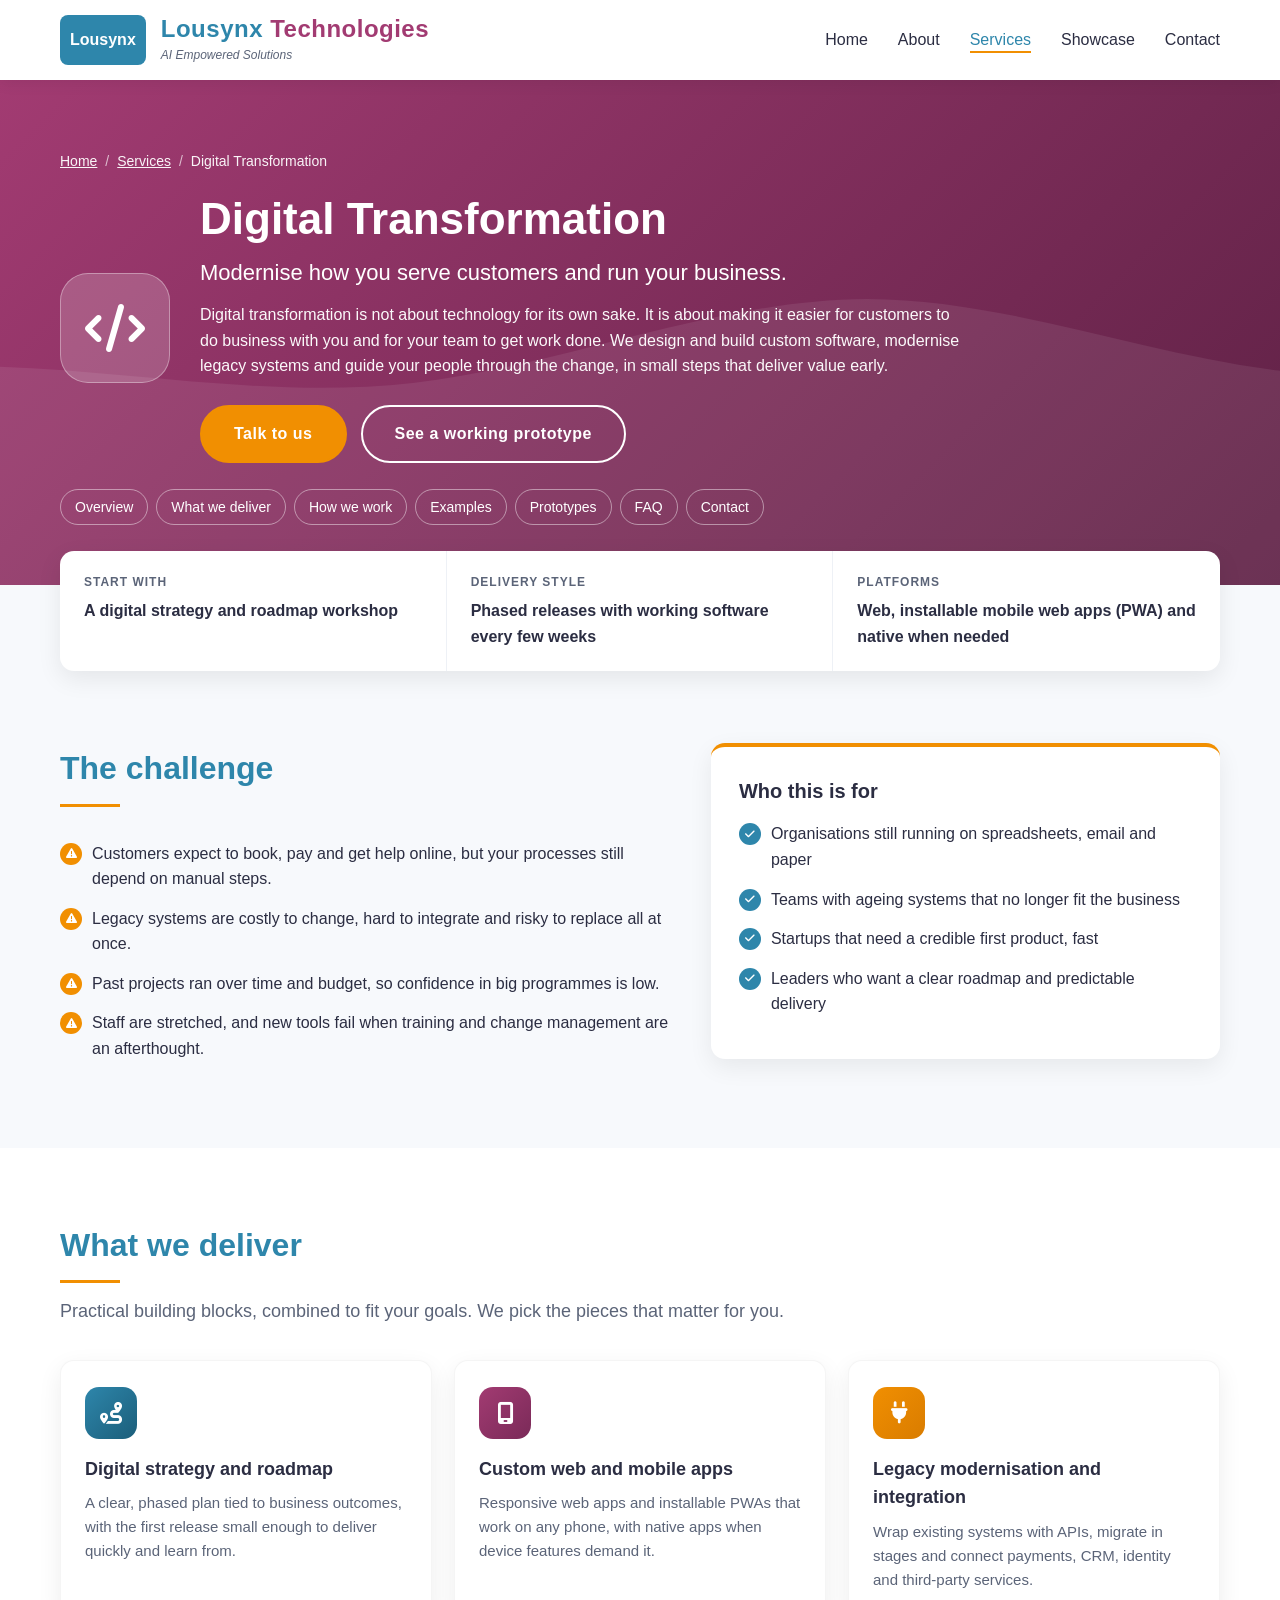
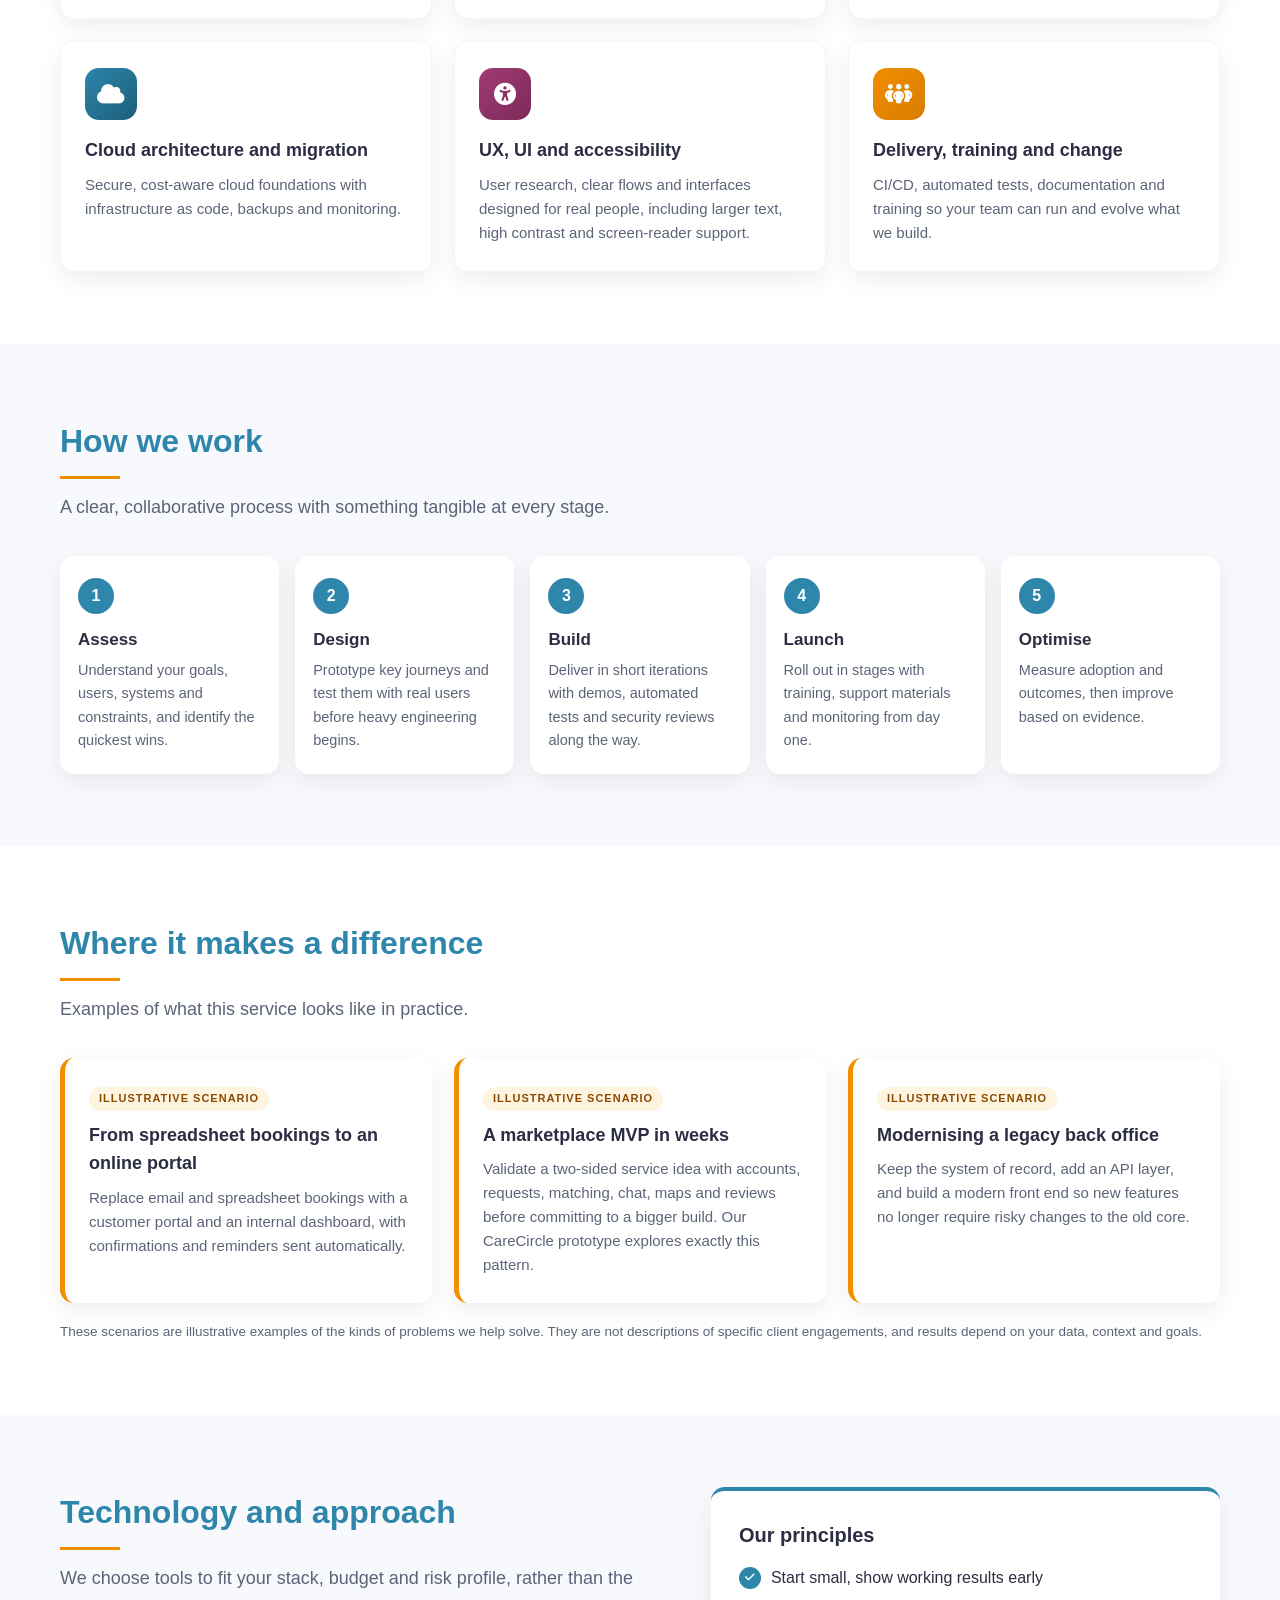
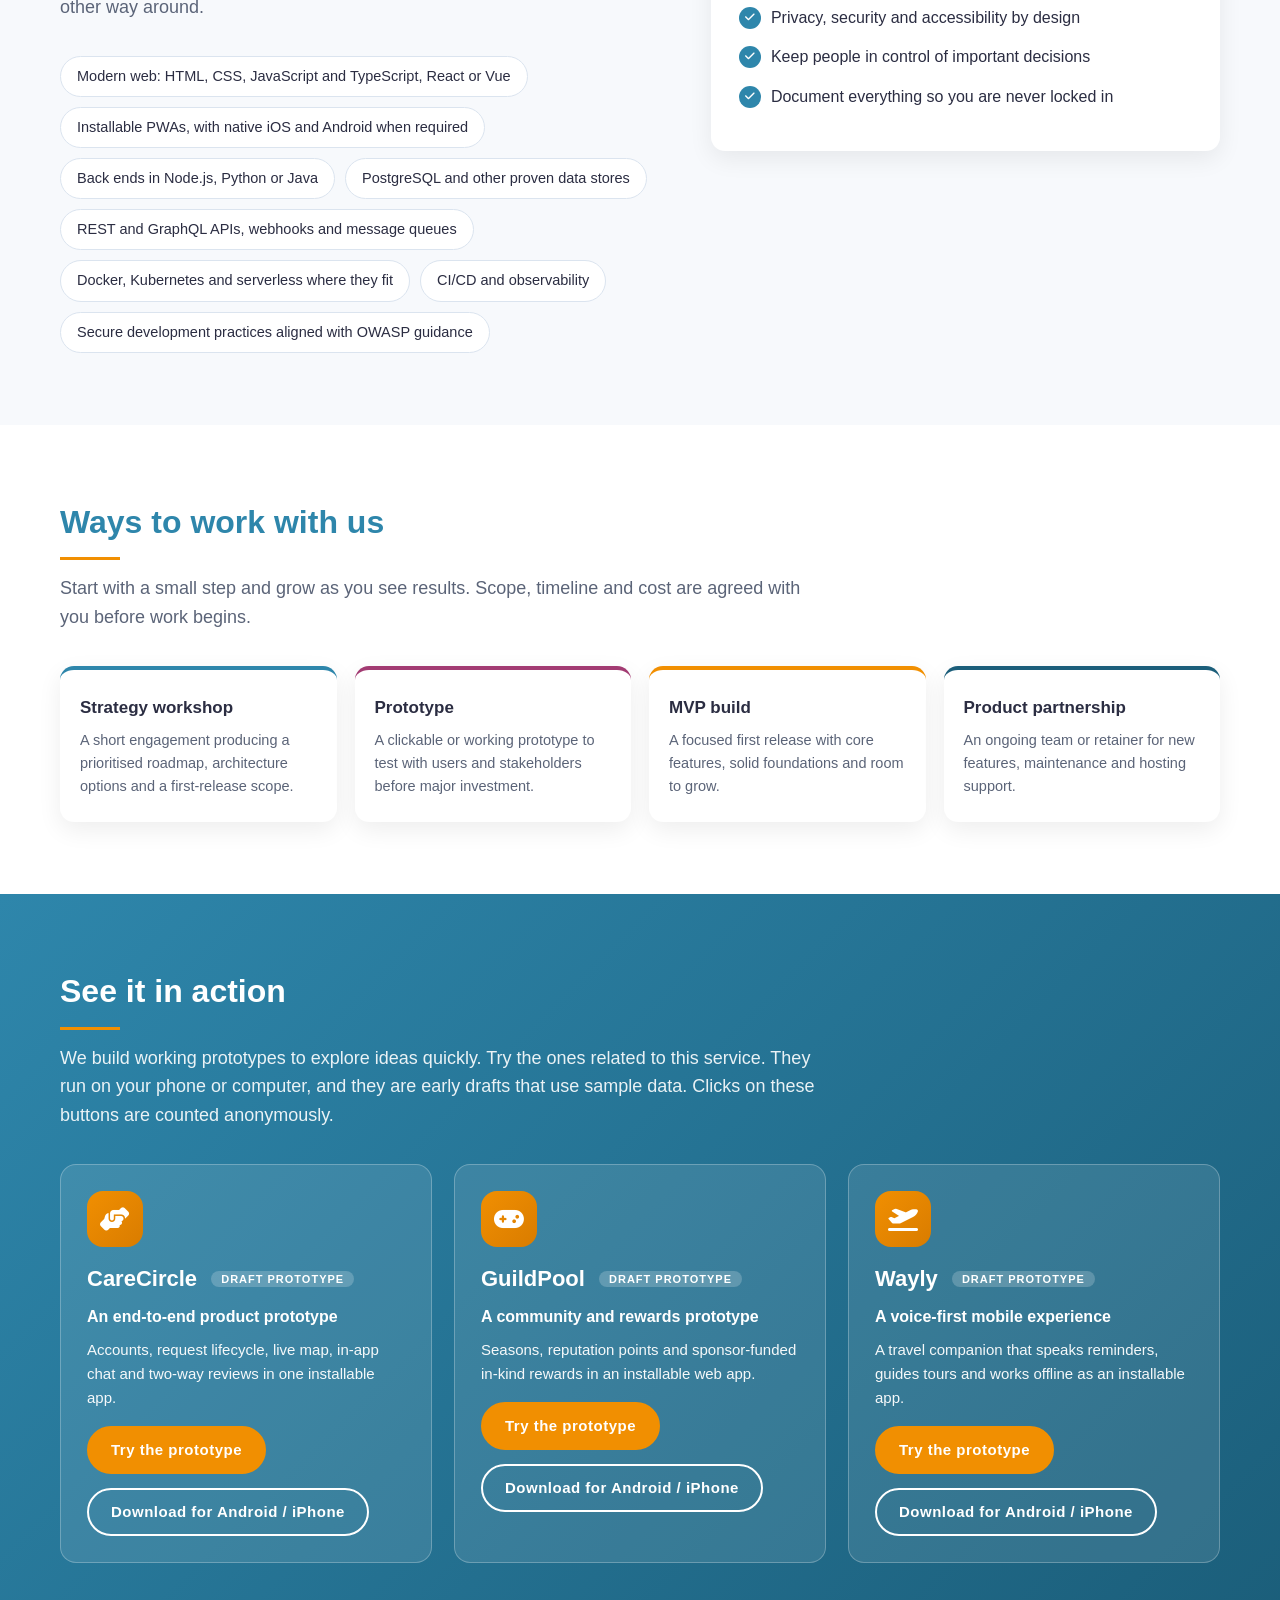
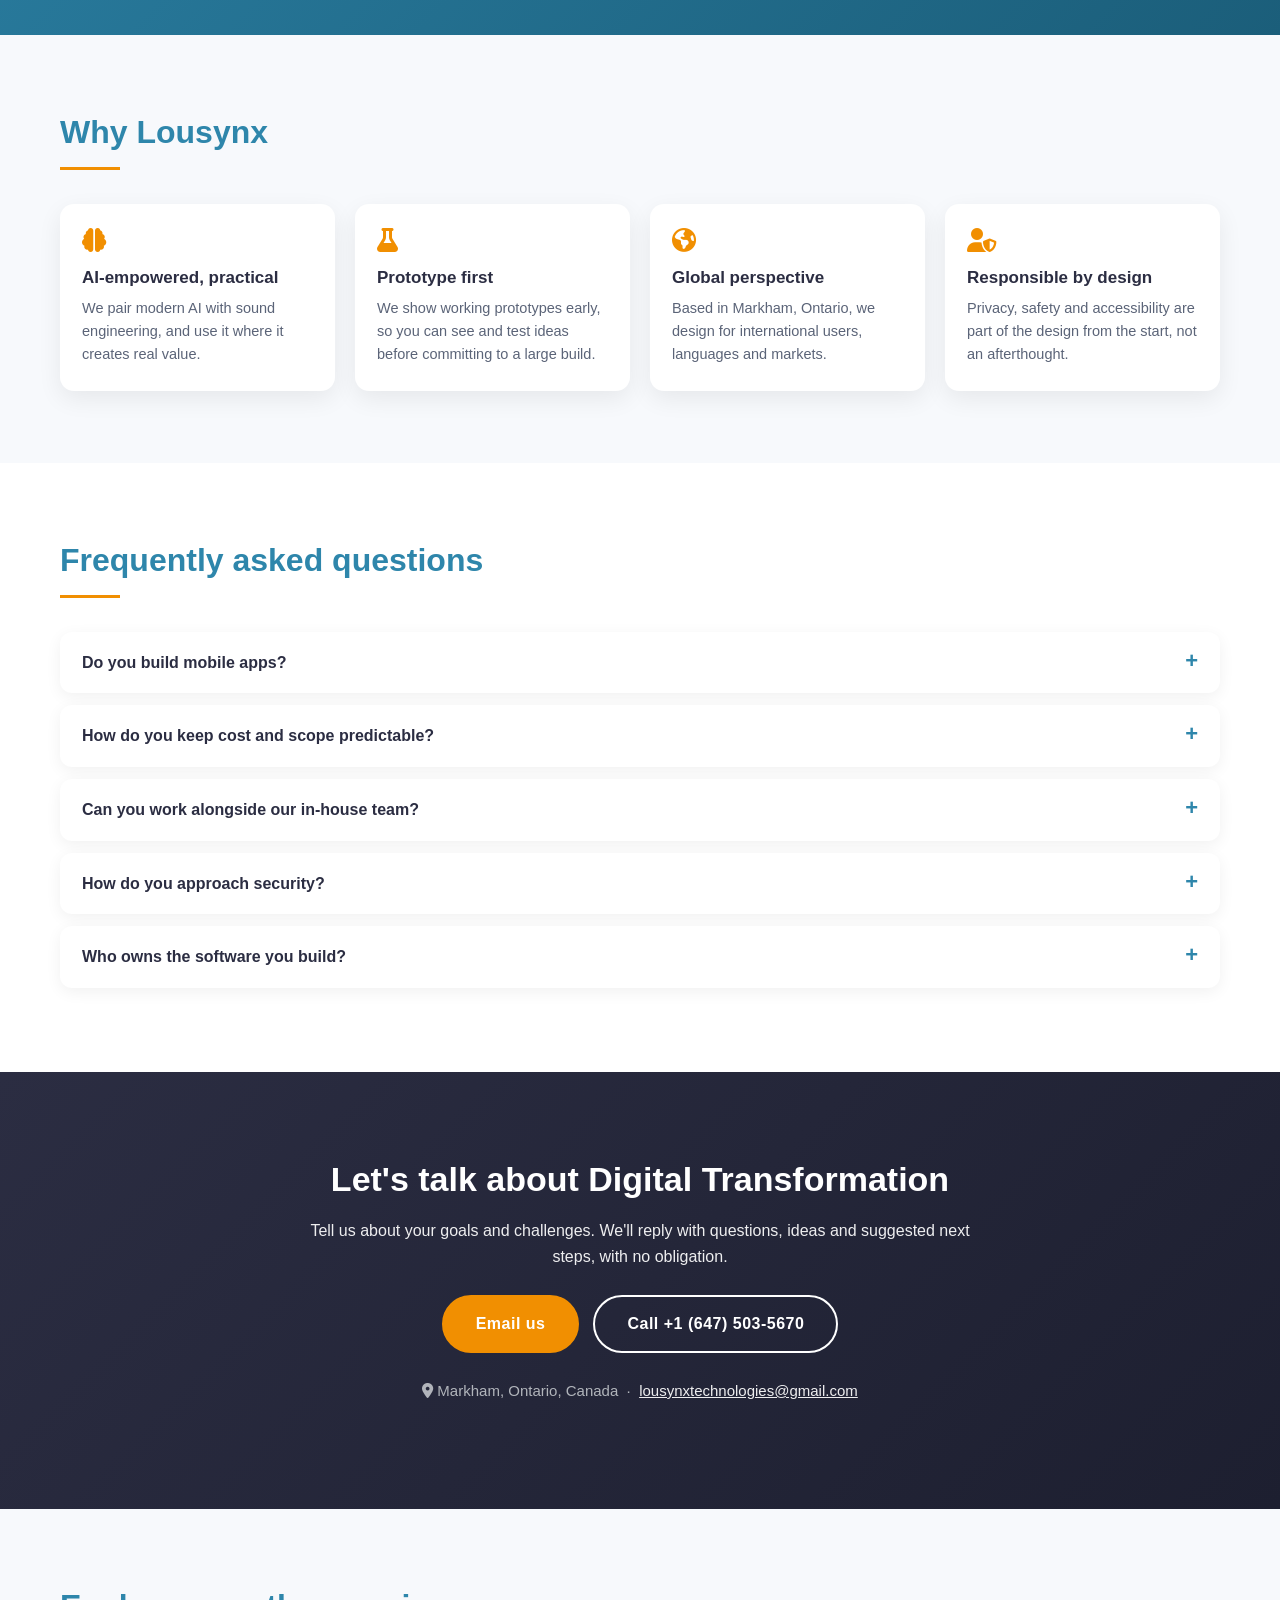
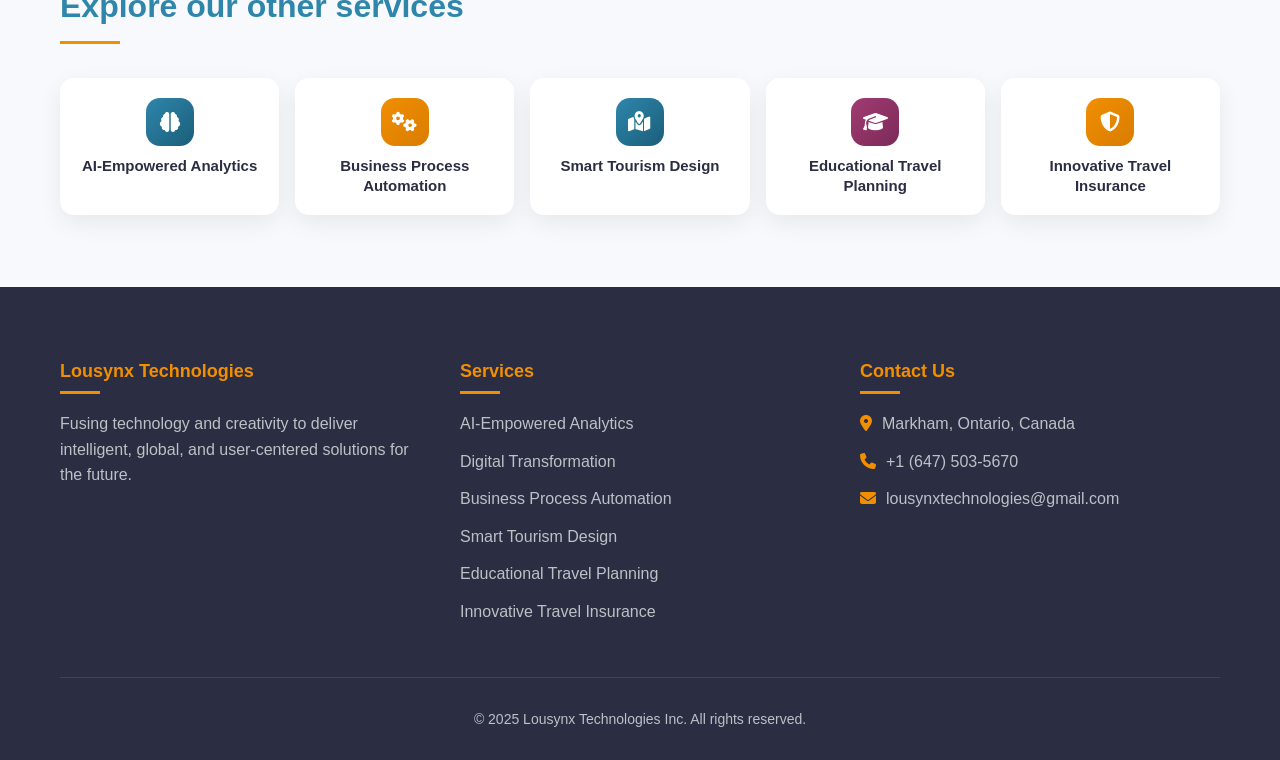
<file: services/digital-transformation.html>
<!DOCTYPE html>
<html lang="en">
<head>
<meta charset="UTF-8">
<meta name="viewport" content="width=device-width, initial-scale=1.0">
<title>Digital Transformation | Lousynx Technologies</title>
<meta name="description" content="Digital transformation by Lousynx Technologies: strategy, custom web and mobile apps, legacy modernisation, cloud and UX design for businesses in Canada and worldwide.">
<link rel="canonical" href="https://www.lousynx.com/services/digital-transformation.html">
<meta property="og:type" content="website">
<meta property="og:site_name" content="Lousynx Technologies">
<meta property="og:title" content="Digital Transformation | Lousynx Technologies">
<meta property="og:description" content="Digital transformation by Lousynx Technologies: strategy, custom web and mobile apps, legacy modernisation, cloud and UX design for businesses in Canada and worldwide.">
<meta property="og:url" content="https://www.lousynx.com/services/digital-transformation.html">
<meta name="twitter:card" content="summary">
<meta name="theme-color" content="#2E86AB">
<link rel="stylesheet" href="https://cdnjs.cloudflare.com/ajax/libs/font-awesome/6.4.0/css/all.min.css">
<link rel="stylesheet" href="services.css">
<script type="application/ld+json">{"@context": "https://schema.org", "@graph": [{"@type": "Organization", "@id": "https://www.lousynx.com/#org", "name": "Lousynx Technologies Inc.", "url": "https://www.lousynx.com/", "email": "lousynxtechnologies@gmail.com", "telephone": "+1 (647) 503-5670", "address": {"@type": "PostalAddress", "addressLocality": "Markham", "addressRegion": "ON", "addressCountry": "CA"}}, {"@type": "Service", "name": "Digital Transformation", "description": "Digital transformation by Lousynx Technologies: strategy, custom web and mobile apps, legacy modernisation, cloud and UX design for businesses in Canada and worldwide.", "url": "https://www.lousynx.com/services/digital-transformation.html", "areaServed": "Worldwide", "provider": {"@id": "https://www.lousynx.com/#org"}}, {"@type": "BreadcrumbList", "itemListElement": [{"@type": "ListItem", "position": 1, "name": "Home", "item": "https://www.lousynx.com/"}, {"@type": "ListItem", "position": 2, "name": "Services", "item": "https://www.lousynx.com/#services"}, {"@type": "ListItem", "position": 3, "name": "Digital Transformation", "item": "https://www.lousynx.com/services/digital-transformation.html"}]}, {"@type": "FAQPage", "mainEntity": [{"@type": "Question", "name": "Do you build mobile apps?", "acceptedAnswer": {"@type": "Answer", "text": "Yes. We usually start with an installable web app (PWA) because it reaches every phone from one codebase and is quicker to improve. When a project needs deeper device features, we build native apps."}}, {"@type": "Question", "name": "How do you keep cost and scope predictable?", "acceptedAnswer": {"@type": "Answer", "text": "By working in phases: a small discovery, a prototype, then a focused first release. Each phase has a clear scope and outcome, and you decide whether to continue."}}, {"@type": "Question", "name": "Can you work alongside our in-house team?", "acceptedAnswer": {"@type": "Answer", "text": "Absolutely. We can lead delivery, join your team, or provide design, architecture and code reviews."}}, {"@type": "Question", "name": "How do you approach security?", "acceptedAnswer": {"@type": "Answer", "text": "We apply secure-development practices, review dependencies, use least-privilege access and plan for monitoring and incident response from the start. Sensitive systems get additional review."}}, {"@type": "Question", "name": "Who owns the software you build?", "acceptedAnswer": {"@type": "Answer", "text": "Ownership and licensing terms are set in the project agreement. In most engagements the client owns what is built specifically for them."}}]}]}</script>
</head>
<body>
<a class="skip" href="#main">Skip to content</a>
<header>
  <div class="container">
    <nav class="navbar" aria-label="Main">
      <a class="logo-container" href="../">
        <div class="logo-img"><span>Lousynx</span></div>
        <div class="logo-text"><div class="logo-name">Lousynx <span>Technologies</span></div><div class="tagline">AI Empowered Solutions</div></div>
      </a>
      <ul class="nav-links">
        <li><a href="../">Home</a></li>
        <li><a href="../#about">About</a></li>
        <li><a href="../#services" aria-current="page">Services</a></li>
        <li><a href="../#showcase">Showcase</a></li>
        <li><a href="#contact">Contact</a></li>
      </ul>
    </nav>
  </div>
</header>

<main id="main">
<section class="page-hero g2">
  <div class="container">
    <nav class="crumbs" aria-label="Breadcrumb"><a href="../">Home</a><span aria-hidden="true">/</span><a href="../#services">Services</a><span aria-hidden="true">/</span><span>Digital Transformation</span></nav>
    <div class="hero-grid">
      <div class="hero-icon" aria-hidden="true"><i class="fas fa-code"></i></div>
      <div>
        <h1>Digital Transformation</h1>
        <p class="lead">Modernise how you serve customers and run your business.</p>
        <p class="intro">Digital transformation is not about technology for its own sake. It is about making it easier for customers to do business with you and for your team to get work done. We design and build custom software, modernise legacy systems and guide your people through the change, in small steps that deliver value early.</p>
        <div class="btn-row"><a class="btn" href="#contact">Talk to us</a><a class="btn btn-outline" href="#prototypes">See a working prototype</a></div>
      </div>
    </div>
    <div class="jump" aria-label="On this page"><a href="#overview">Overview</a><a href="#deliver">What we deliver</a><a href="#process">How we work</a><a href="#examples">Examples</a><a href="#prototypes">Prototypes</a><a href="#faq">FAQ</a><a href="#contact">Contact</a></div>
  </div>
</section>

<div class="container"><div class="glance"><div><small>Start with</small><b>A digital strategy and roadmap workshop</b></div><div><small>Delivery style</small><b>Phased releases with working software every few weeks</b></div><div><small>Platforms</small><b>Web, installable mobile web apps (PWA) and native when needed</b></div></div></div>

<section class="block" id="overview">
  <div class="container two">
    <div>
      <div class="sec-title"><h2>The challenge</h2></div>
      <ul class="checks warn"><li>Customers expect to book, pay and get help online, but your processes still depend on manual steps.</li><li>Legacy systems are costly to change, hard to integrate and risky to replace all at once.</li><li>Past projects ran over time and budget, so confidence in big programmes is low.</li><li>Staff are stretched, and new tools fail when training and change management are an afterthought.</li></ul>
    </div>
    <aside class="panel accent"><h3>Who this is for</h3><ul class="checks"><li>Organisations still running on spreadsheets, email and paper</li><li>Teams with ageing systems that no longer fit the business</li><li>Startups that need a credible first product, fast</li><li>Leaders who want a clear roadmap and predictable delivery</li></ul></aside>
  </div>
</section>

<section class="block alt" id="deliver">
  <div class="container">
    <div class="sec-title"><h2>What we deliver</h2><p>Practical building blocks, combined to fit your goals. We pick the pieces that matter for you.</p></div>
    <div class="cards"><div class="cap"><div class="ic g1"><i class="fas fa-route" aria-hidden="true"></i></div><h3>Digital strategy and roadmap</h3><p>A clear, phased plan tied to business outcomes, with the first release small enough to deliver quickly and learn from.</p></div><div class="cap"><div class="ic g2"><i class="fas fa-mobile-screen" aria-hidden="true"></i></div><h3>Custom web and mobile apps</h3><p>Responsive web apps and installable PWAs that work on any phone, with native apps when device features demand it.</p></div><div class="cap"><div class="ic g3"><i class="fas fa-plug" aria-hidden="true"></i></div><h3>Legacy modernisation and integration</h3><p>Wrap existing systems with APIs, migrate in stages and connect payments, CRM, identity and third-party services.</p></div><div class="cap"><div class="ic g1"><i class="fas fa-cloud" aria-hidden="true"></i></div><h3>Cloud architecture and migration</h3><p>Secure, cost-aware cloud foundations with infrastructure as code, backups and monitoring.</p></div><div class="cap"><div class="ic g2"><i class="fas fa-universal-access" aria-hidden="true"></i></div><h3>UX, UI and accessibility</h3><p>User research, clear flows and interfaces designed for real people, including larger text, high contrast and screen-reader support.</p></div><div class="cap"><div class="ic g3"><i class="fas fa-people-group" aria-hidden="true"></i></div><h3>Delivery, training and change</h3><p>CI/CD, automated tests, documentation and training so your team can run and evolve what we build.</p></div></div>
  </div>
</section>

<section class="block" id="process">
  <div class="container">
    <div class="sec-title"><h2>How we work</h2><p>A clear, collaborative process with something tangible at every stage.</p></div>
    <ol class="steps"><li><h3>Assess</h3><p>Understand your goals, users, systems and constraints, and identify the quickest wins.</p></li><li><h3>Design</h3><p>Prototype key journeys and test them with real users before heavy engineering begins.</p></li><li><h3>Build</h3><p>Deliver in short iterations with demos, automated tests and security reviews along the way.</p></li><li><h3>Launch</h3><p>Roll out in stages with training, support materials and monitoring from day one.</p></li><li><h3>Optimise</h3><p>Measure adoption and outcomes, then improve based on evidence.</p></li></ol>
  </div>
</section>

<section class="block alt" id="examples">
  <div class="container">
    <div class="sec-title"><h2>Where it makes a difference</h2><p>Examples of what this service looks like in practice.</p></div>
    <div class="scen"><article><span class="tag">Illustrative scenario</span><h3>From spreadsheet bookings to an online portal</h3><p>Replace email and spreadsheet bookings with a customer portal and an internal dashboard, with confirmations and reminders sent automatically.</p></article><article><span class="tag">Illustrative scenario</span><h3>A marketplace MVP in weeks</h3><p>Validate a two-sided service idea with accounts, requests, matching, chat, maps and reviews before committing to a bigger build. Our CareCircle prototype explores exactly this pattern.</p></article><article><span class="tag">Illustrative scenario</span><h3>Modernising a legacy back office</h3><p>Keep the system of record, add an API layer, and build a modern front end so new features no longer require risky changes to the old core.</p></article></div>
    <p class="fineprint">These scenarios are illustrative examples of the kinds of problems we help solve. They are not descriptions of specific client engagements, and results depend on your data, context and goals.</p>
  </div>
</section>

<section class="block" id="tech">
  <div class="container two">
    <div>
      <div class="sec-title"><h2>Technology and approach</h2><p>We choose tools to fit your stack, budget and risk profile, rather than the other way around.</p></div>
      <ul class="chips"><li>Modern web: HTML, CSS, JavaScript and TypeScript, React or Vue</li><li>Installable PWAs, with native iOS and Android when required</li><li>Back ends in Node.js, Python or Java</li><li>PostgreSQL and other proven data stores</li><li>REST and GraphQL APIs, webhooks and message queues</li><li>Docker, Kubernetes and serverless where they fit</li><li>CI/CD and observability</li><li>Secure development practices aligned with OWASP guidance</li></ul>
    </div>
    <aside class="panel"><h3>Our principles</h3><ul class="checks"><li>Start small, show working results early</li><li>Privacy, security and accessibility by design</li><li>Keep people in control of important decisions</li><li>Document everything so you are never locked in</li></ul></aside>
  </div>
</section>

<section class="block alt" id="engage">
  <div class="container">
    <div class="sec-title"><h2>Ways to work with us</h2><p>Start with a small step and grow as you see results. Scope, timeline and cost are agreed with you before work begins.</p></div>
    <div class="engage"><article><h3>Strategy workshop</h3><p>A short engagement producing a prioritised roadmap, architecture options and a first-release scope.</p></article><article><h3>Prototype</h3><p>A clickable or working prototype to test with users and stakeholders before major investment.</p></article><article><h3>MVP build</h3><p>A focused first release with core features, solid foundations and room to grow.</p></article><article><h3>Product partnership</h3><p>An ongoing team or retainer for new features, maintenance and hosting support.</p></article></div>
  </div>
</section>

<section class="block protos" id="prototypes">
  <div class="container">
    <div class="sec-title"><h2>See it in action</h2><p>We build working prototypes to explore ideas quickly. Try the ones related to this service. They run on your phone or computer, and they are early drafts that use sample data. Clicks on these buttons are counted anonymously.</p></div>
    <div class="pgrid"><div class="proto"><div class="pi"><i class="fas fa-hands-helping" aria-hidden="true"></i></div><h3>CareCircle <small>DRAFT PROTOTYPE</small></h3><h4>An end-to-end product prototype</h4><p>Accounts, request lifecycle, live map, in-app chat and two-way reviews in one installable app.</p><div class="btn-row"><a class="btn" href="../carecircle/app.html" data-track="try" data-app="carecircle" data-src="service">Try the prototype</a><a class="btn btn-outline" href="../carecircle/">Download for Android / iPhone</a></div></div><div class="proto"><div class="pi"><i class="fas fa-gamepad" aria-hidden="true"></i></div><h3>GuildPool <small>DRAFT PROTOTYPE</small></h3><h4>A community and rewards prototype</h4><p>Seasons, reputation points and sponsor-funded in-kind rewards in an installable web app.</p><div class="btn-row"><a class="btn" href="../guildpool/app.html" data-track="try" data-app="guildpool" data-src="service">Try the prototype</a><a class="btn btn-outline" href="../guildpool/">Download for Android / iPhone</a></div></div><div class="proto"><div class="pi"><i class="fas fa-plane-departure" aria-hidden="true"></i></div><h3>Wayly <small>DRAFT PROTOTYPE</small></h3><h4>A voice-first mobile experience</h4><p>A travel companion that speaks reminders, guides tours and works offline as an installable app.</p><div class="btn-row"><a class="btn" href="../wayly/app.html" data-track="try" data-app="wayly" data-src="service">Try the prototype</a><a class="btn btn-outline" href="../wayly/">Download for Android / iPhone</a></div></div></div>
  </div>
</section>

<section class="block" id="why">
  <div class="container">
    <div class="sec-title"><h2>Why Lousynx</h2></div>
    <div class="why">
      <div><i class="fas fa-brain" aria-hidden="true"></i><h3>AI-empowered, practical</h3><p>We pair modern AI with sound engineering, and use it where it creates real value.</p></div>
      <div><i class="fas fa-flask" aria-hidden="true"></i><h3>Prototype first</h3><p>We show working prototypes early, so you can see and test ideas before committing to a large build.</p></div>
      <div><i class="fas fa-earth-americas" aria-hidden="true"></i><h3>Global perspective</h3><p>Based in Markham, Ontario, we design for international users, languages and markets.</p></div>
      <div><i class="fas fa-user-shield" aria-hidden="true"></i><h3>Responsible by design</h3><p>Privacy, safety and accessibility are part of the design from the start, not an afterthought.</p></div>
    </div>
  </div>
</section>

<section class="block alt faq" id="faq">
  <div class="container">
    <div class="sec-title"><h2>Frequently asked questions</h2></div>
    <details><summary>Do you build mobile apps?</summary><p>Yes. We usually start with an installable web app (PWA) because it reaches every phone from one codebase and is quicker to improve. When a project needs deeper device features, we build native apps.</p></details><details><summary>How do you keep cost and scope predictable?</summary><p>By working in phases: a small discovery, a prototype, then a focused first release. Each phase has a clear scope and outcome, and you decide whether to continue.</p></details><details><summary>Can you work alongside our in-house team?</summary><p>Absolutely. We can lead delivery, join your team, or provide design, architecture and code reviews.</p></details><details><summary>How do you approach security?</summary><p>We apply secure-development practices, review dependencies, use least-privilege access and plan for monitoring and incident response from the start. Sensitive systems get additional review.</p></details><details><summary>Who owns the software you build?</summary><p>Ownership and licensing terms are set in the project agreement. In most engagements the client owns what is built specifically for them.</p></details>
  </div>
</section>

<section class="cta" id="contact">
  <div class="container">
    <h2>Let's talk about Digital Transformation</h2>
    <p>Tell us about your goals and challenges. We'll reply with questions, ideas and suggested next steps, with no obligation.</p>
    <div class="btn-row"><a class="btn" href="mailto:lousynxtechnologies@gmail.com?subject=Enquiry:%20Digital%20Transformation">Email us</a><a class="btn btn-outline" href="tel:+16475035670">Call +1 (647) 503-5670</a></div>
    <p class="contact"><i class="fas fa-map-marker-alt" aria-hidden="true"></i> Markham, Ontario, Canada &nbsp;·&nbsp; <a href="mailto:lousynxtechnologies@gmail.com">lousynxtechnologies@gmail.com</a></p>
  </div>
</section>

<section class="block" id="related">
  <div class="container">
    <div class="sec-title"><h2>Explore our other services</h2></div>
    <div class="related"><a class="rel" href="ai-analytics.html"><div class="ic g1"><i class="fas fa-brain" aria-hidden="true"></i></div><b>AI-Empowered Analytics</b></a><a class="rel" href="process-automation.html"><div class="ic g3"><i class="fas fa-cogs" aria-hidden="true"></i></div><b>Business Process Automation</b></a><a class="rel" href="smart-tourism.html"><div class="ic g1"><i class="fas fa-map-marked-alt" aria-hidden="true"></i></div><b>Smart Tourism Design</b></a><a class="rel" href="educational-travel.html"><div class="ic g2"><i class="fas fa-graduation-cap" aria-hidden="true"></i></div><b>Educational Travel Planning</b></a><a class="rel" href="travel-insurance.html"><div class="ic g3"><i class="fas fa-shield-alt" aria-hidden="true"></i></div><b>Innovative Travel Insurance</b></a></div>
  </div>
</section>
</main>

<footer>
  <div class="container">
    <div class="footer-content">
      <div class="footer-column"><h3>Lousynx Technologies</h3><p>Fusing technology and creativity to deliver intelligent, global, and user-centered solutions for the future.</p></div>
      <div class="footer-column"><h3>Services</h3><ul><li><a href="ai-analytics.html">AI-Empowered Analytics</a></li><li><a href="digital-transformation.html">Digital Transformation</a></li><li><a href="process-automation.html">Business Process Automation</a></li><li><a href="smart-tourism.html">Smart Tourism Design</a></li><li><a href="educational-travel.html">Educational Travel Planning</a></li><li><a href="travel-insurance.html">Innovative Travel Insurance</a></li></ul></div>
      <div class="footer-column"><h3>Contact Us</h3><ul class="contact-info">
        <li><span class="contact-icon"><i class="fas fa-map-marker-alt" aria-hidden="true"></i></span><span>Markham, Ontario, Canada</span></li>
        <li><span class="contact-icon"><i class="fas fa-phone" aria-hidden="true"></i></span><span>+1 (647) 503-5670</span></li>
        <li><span class="contact-icon"><i class="fas fa-envelope" aria-hidden="true"></i></span><span>lousynxtechnologies@gmail.com</span></li>
      </ul></div>
    </div>
    <div class="copyright"><p>&copy; 2025 Lousynx Technologies Inc. All rights reserved.</p></div>
  </div>
</footer>
<script src="../track.js" defer></script>
</body>
</html>
</file>
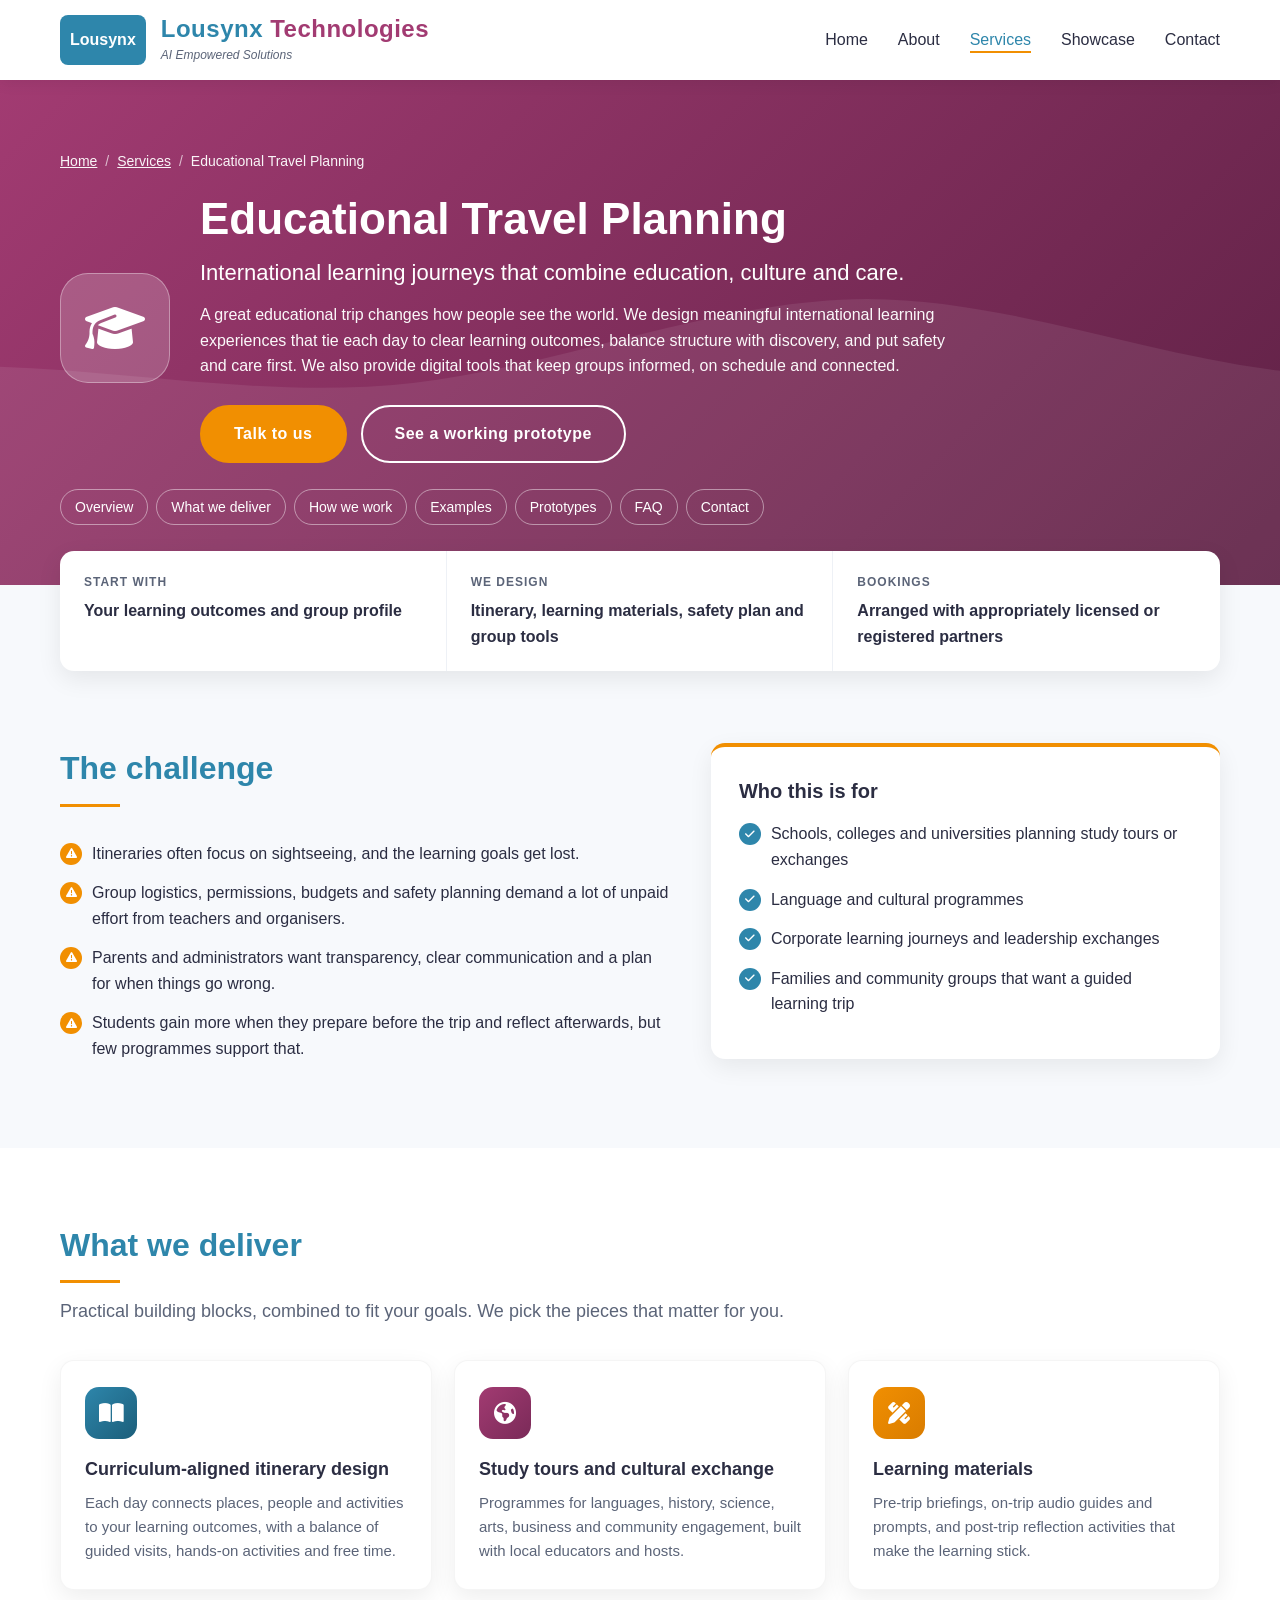
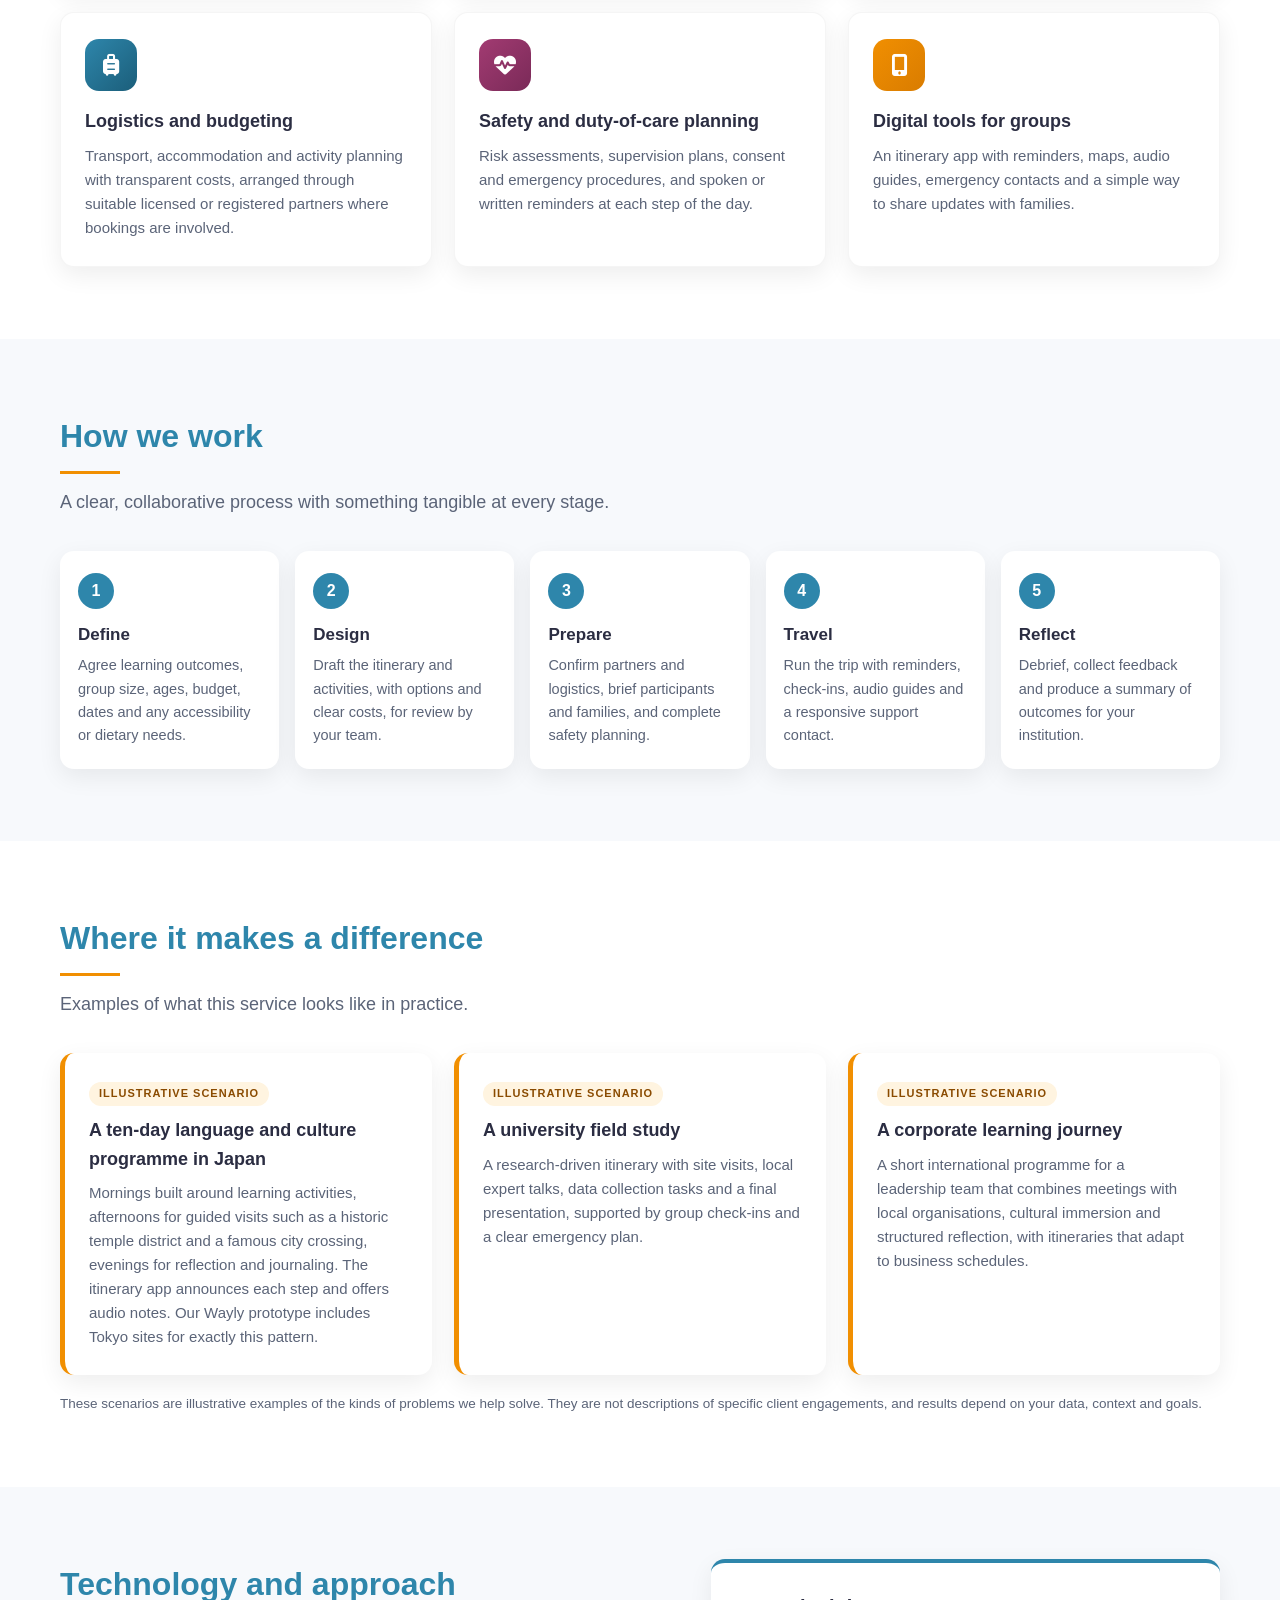
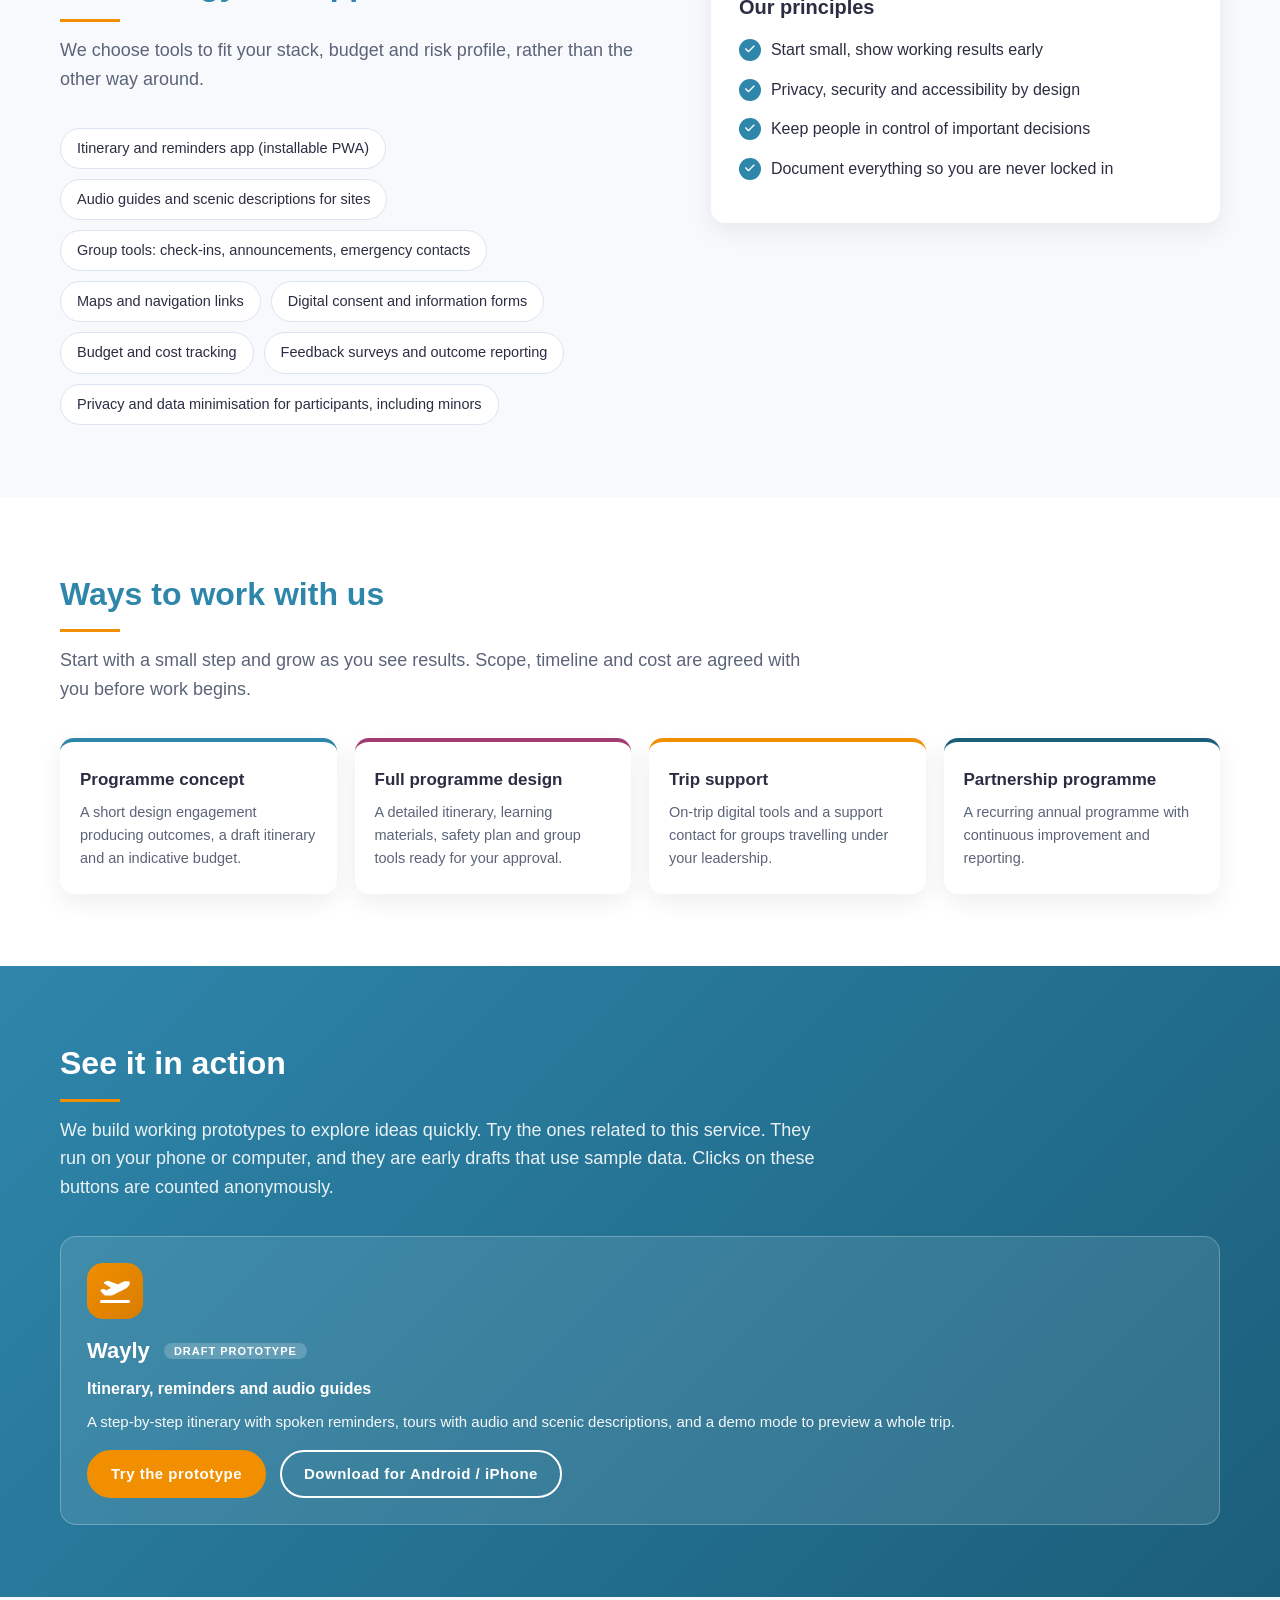
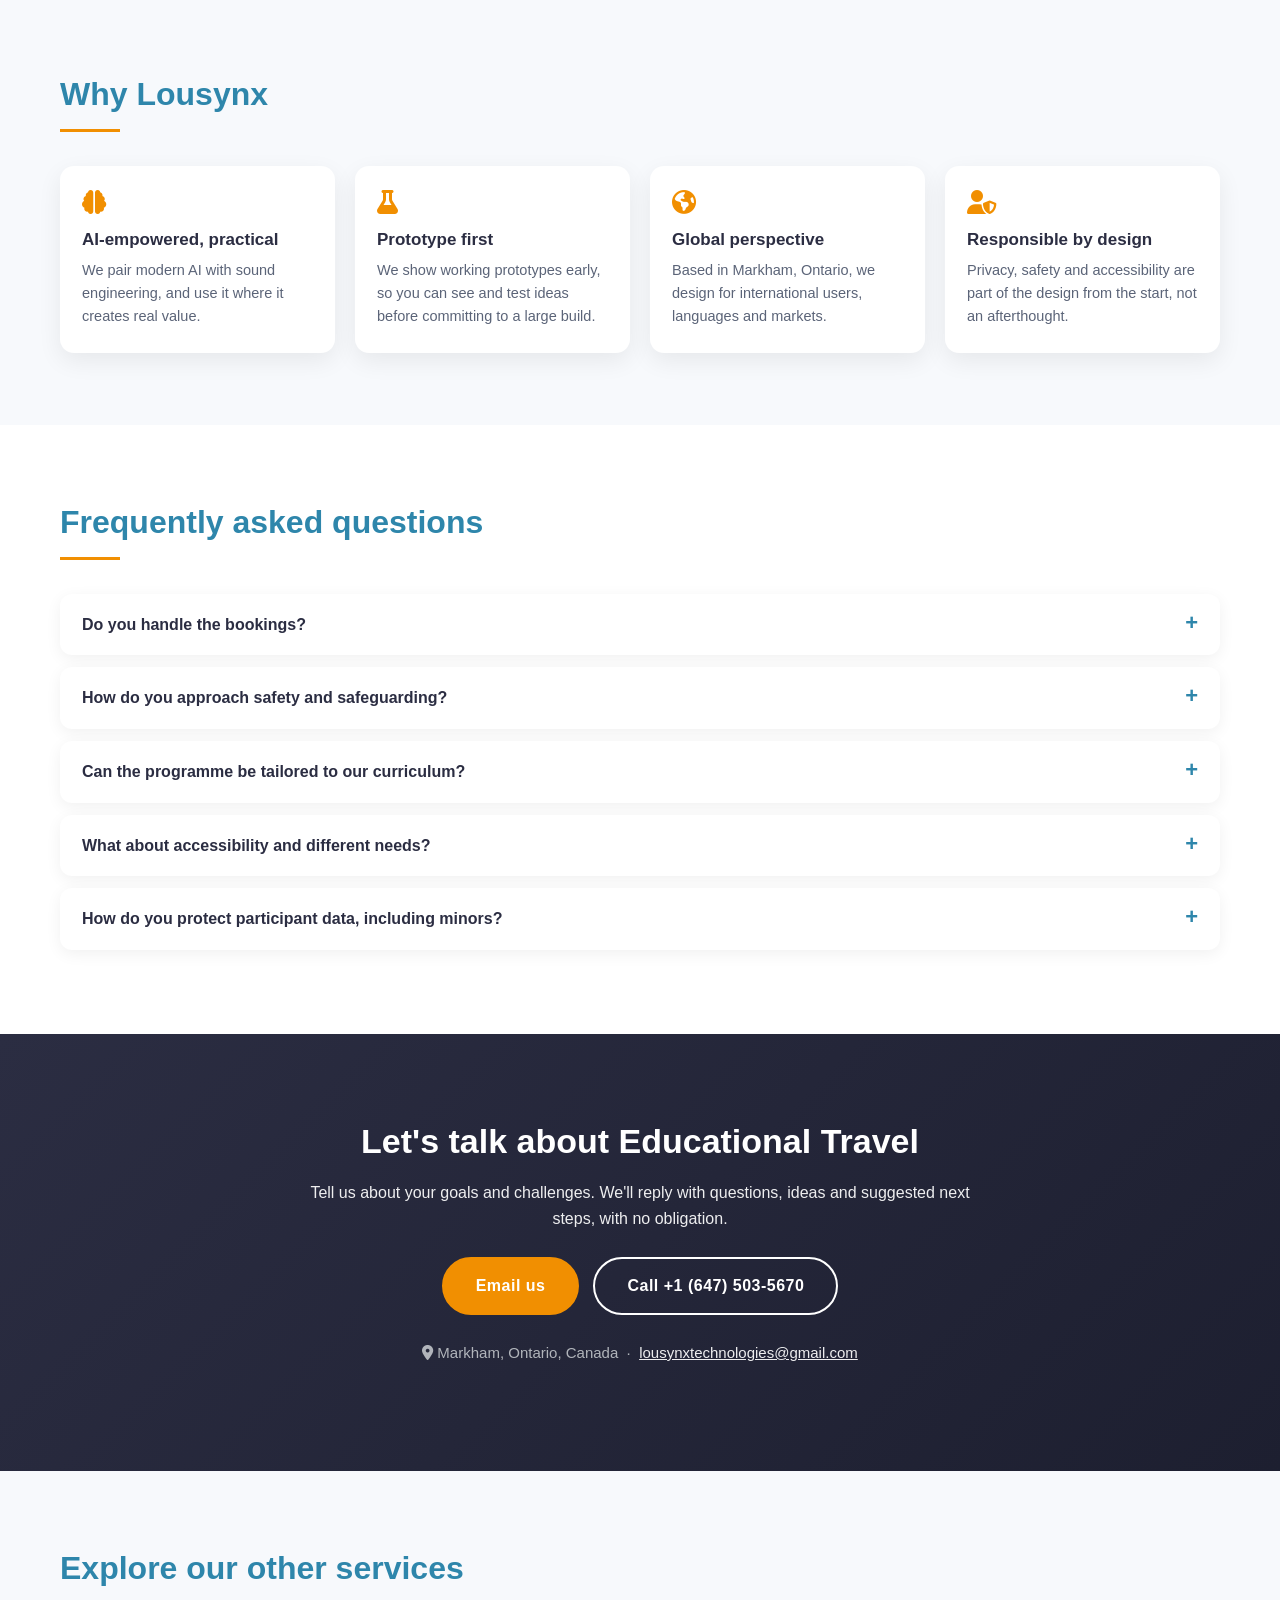
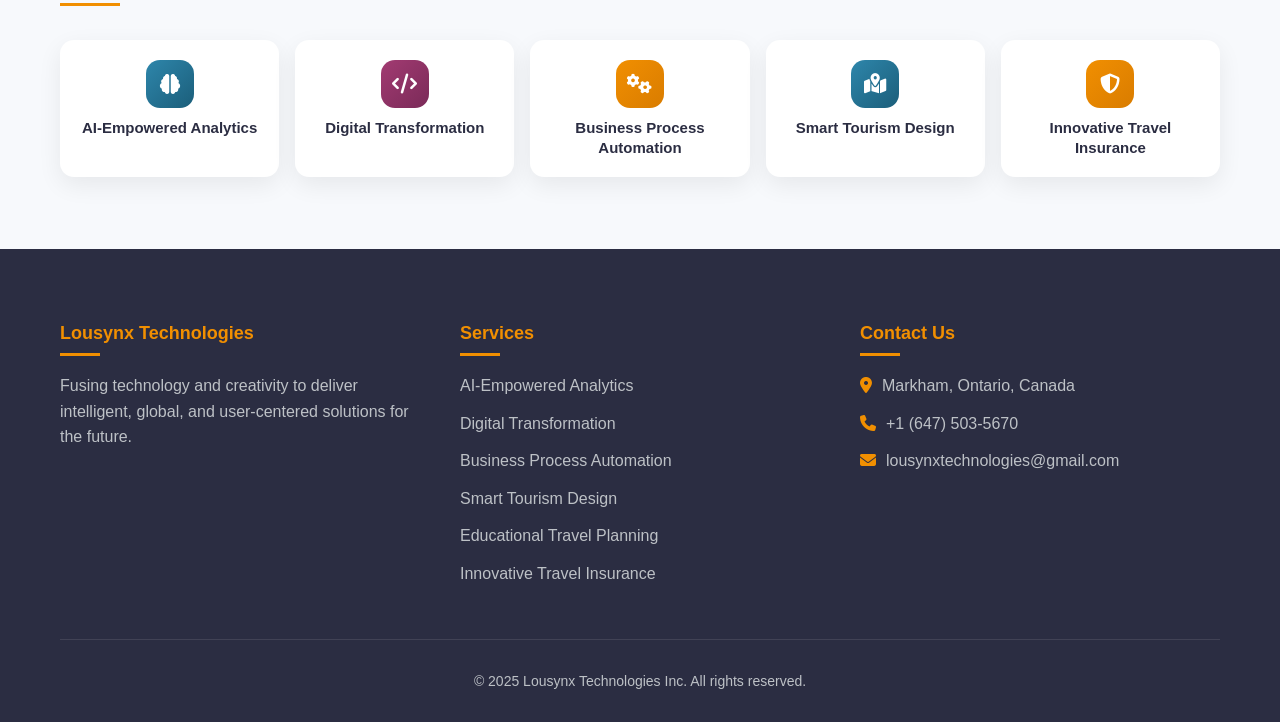
<file: services/educational-travel.html>
<!DOCTYPE html>
<html lang="en">
<head>
<meta charset="UTF-8">
<meta name="viewport" content="width=device-width, initial-scale=1.0">
<title>Educational Travel Planning | Lousynx Technologies</title>
<meta name="description" content="Educational travel planning by Lousynx Technologies: curriculum-aligned itineraries, study tours, safety planning and digital tools for schools, universities and organisations.">
<link rel="canonical" href="https://www.lousynx.com/services/educational-travel.html">
<meta property="og:type" content="website">
<meta property="og:site_name" content="Lousynx Technologies">
<meta property="og:title" content="Educational Travel Planning | Lousynx Technologies">
<meta property="og:description" content="Educational travel planning by Lousynx Technologies: curriculum-aligned itineraries, study tours, safety planning and digital tools for schools, universities and organisations.">
<meta property="og:url" content="https://www.lousynx.com/services/educational-travel.html">
<meta name="twitter:card" content="summary">
<meta name="theme-color" content="#2E86AB">
<link rel="stylesheet" href="https://cdnjs.cloudflare.com/ajax/libs/font-awesome/6.4.0/css/all.min.css">
<link rel="stylesheet" href="services.css">
<script type="application/ld+json">{"@context": "https://schema.org", "@graph": [{"@type": "Organization", "@id": "https://www.lousynx.com/#org", "name": "Lousynx Technologies Inc.", "url": "https://www.lousynx.com/", "email": "lousynxtechnologies@gmail.com", "telephone": "+1 (647) 503-5670", "address": {"@type": "PostalAddress", "addressLocality": "Markham", "addressRegion": "ON", "addressCountry": "CA"}}, {"@type": "Service", "name": "Educational Travel Planning", "description": "Educational travel planning by Lousynx Technologies: curriculum-aligned itineraries, study tours, safety planning and digital tools for schools, universities and organisations.", "url": "https://www.lousynx.com/services/educational-travel.html", "areaServed": "Worldwide", "provider": {"@id": "https://www.lousynx.com/#org"}}, {"@type": "BreadcrumbList", "itemListElement": [{"@type": "ListItem", "position": 1, "name": "Home", "item": "https://www.lousynx.com/"}, {"@type": "ListItem", "position": 2, "name": "Services", "item": "https://www.lousynx.com/#services"}, {"@type": "ListItem", "position": 3, "name": "Educational Travel Planning", "item": "https://www.lousynx.com/services/educational-travel.html"}]}, {"@type": "FAQPage", "mainEntity": [{"@type": "Question", "name": "Do you handle the bookings?", "acceptedAnswer": {"@type": "Answer", "text": "We design and plan the programme. Where bookings or the sale of travel services are involved, we make sure appropriately licensed or registered partners are in place, and we explain who is responsible for what."}}, {"@type": "Question", "name": "How do you approach safety and safeguarding?", "acceptedAnswer": {"@type": "Answer", "text": "Safety planning is part of the design: risk assessments, supervision plans, consent, emergency contacts and clear procedures. Requirements differ by school, region and destination, so we align the plan with your institution's policies."}}, {"@type": "Question", "name": "Can the programme be tailored to our curriculum?", "acceptedAnswer": {"@type": "Answer", "text": "Yes. We start from your learning outcomes and build the itinerary around them."}}, {"@type": "Question", "name": "What about accessibility and different needs?", "acceptedAnswer": {"@type": "Answer", "text": "We ask about mobility, dietary, medical and learning needs at the start and design options accordingly. We also look at accessible transport, accommodation and activities."}}, {"@type": "Question", "name": "How do you protect participant data, including minors?", "acceptedAnswer": {"@type": "Answer", "text": "We collect only what is needed, limit who can see it and explain how it is used. For minors we follow your institution's consent and privacy requirements."}}]}]}</script>
</head>
<body>
<a class="skip" href="#main">Skip to content</a>
<header>
  <div class="container">
    <nav class="navbar" aria-label="Main">
      <a class="logo-container" href="../">
        <div class="logo-img"><span>Lousynx</span></div>
        <div class="logo-text"><div class="logo-name">Lousynx <span>Technologies</span></div><div class="tagline">AI Empowered Solutions</div></div>
      </a>
      <ul class="nav-links">
        <li><a href="../">Home</a></li>
        <li><a href="../#about">About</a></li>
        <li><a href="../#services" aria-current="page">Services</a></li>
        <li><a href="../#showcase">Showcase</a></li>
        <li><a href="#contact">Contact</a></li>
      </ul>
    </nav>
  </div>
</header>

<main id="main">
<section class="page-hero g2">
  <div class="container">
    <nav class="crumbs" aria-label="Breadcrumb"><a href="../">Home</a><span aria-hidden="true">/</span><a href="../#services">Services</a><span aria-hidden="true">/</span><span>Educational Travel Planning</span></nav>
    <div class="hero-grid">
      <div class="hero-icon" aria-hidden="true"><i class="fas fa-graduation-cap"></i></div>
      <div>
        <h1>Educational Travel Planning</h1>
        <p class="lead">International learning journeys that combine education, culture and care.</p>
        <p class="intro">A great educational trip changes how people see the world. We design meaningful international learning experiences that tie each day to clear learning outcomes, balance structure with discovery, and put safety and care first. We also provide digital tools that keep groups informed, on schedule and connected.</p>
        <div class="btn-row"><a class="btn" href="#contact">Talk to us</a><a class="btn btn-outline" href="#prototypes">See a working prototype</a></div>
      </div>
    </div>
    <div class="jump" aria-label="On this page"><a href="#overview">Overview</a><a href="#deliver">What we deliver</a><a href="#process">How we work</a><a href="#examples">Examples</a><a href="#prototypes">Prototypes</a><a href="#faq">FAQ</a><a href="#contact">Contact</a></div>
  </div>
</section>

<div class="container"><div class="glance"><div><small>Start with</small><b>Your learning outcomes and group profile</b></div><div><small>We design</small><b>Itinerary, learning materials, safety plan and group tools</b></div><div><small>Bookings</small><b>Arranged with appropriately licensed or registered partners</b></div></div></div>

<section class="block" id="overview">
  <div class="container two">
    <div>
      <div class="sec-title"><h2>The challenge</h2></div>
      <ul class="checks warn"><li>Itineraries often focus on sightseeing, and the learning goals get lost.</li><li>Group logistics, permissions, budgets and safety planning demand a lot of unpaid effort from teachers and organisers.</li><li>Parents and administrators want transparency, clear communication and a plan for when things go wrong.</li><li>Students gain more when they prepare before the trip and reflect afterwards, but few programmes support that.</li></ul>
    </div>
    <aside class="panel accent"><h3>Who this is for</h3><ul class="checks"><li>Schools, colleges and universities planning study tours or exchanges</li><li>Language and cultural programmes</li><li>Corporate learning journeys and leadership exchanges</li><li>Families and community groups that want a guided learning trip</li></ul></aside>
  </div>
</section>

<section class="block alt" id="deliver">
  <div class="container">
    <div class="sec-title"><h2>What we deliver</h2><p>Practical building blocks, combined to fit your goals. We pick the pieces that matter for you.</p></div>
    <div class="cards"><div class="cap"><div class="ic g1"><i class="fas fa-book-open" aria-hidden="true"></i></div><h3>Curriculum-aligned itinerary design</h3><p>Each day connects places, people and activities to your learning outcomes, with a balance of guided visits, hands-on activities and free time.</p></div><div class="cap"><div class="ic g2"><i class="fas fa-earth-americas" aria-hidden="true"></i></div><h3>Study tours and cultural exchange</h3><p>Programmes for languages, history, science, arts, business and community engagement, built with local educators and hosts.</p></div><div class="cap"><div class="ic g3"><i class="fas fa-pen-ruler" aria-hidden="true"></i></div><h3>Learning materials</h3><p>Pre-trip briefings, on-trip audio guides and prompts, and post-trip reflection activities that make the learning stick.</p></div><div class="cap"><div class="ic g1"><i class="fas fa-suitcase-rolling" aria-hidden="true"></i></div><h3>Logistics and budgeting</h3><p>Transport, accommodation and activity planning with transparent costs, arranged through suitable licensed or registered partners where bookings are involved.</p></div><div class="cap"><div class="ic g2"><i class="fas fa-heart-pulse" aria-hidden="true"></i></div><h3>Safety and duty-of-care planning</h3><p>Risk assessments, supervision plans, consent and emergency procedures, and spoken or written reminders at each step of the day.</p></div><div class="cap"><div class="ic g3"><i class="fas fa-mobile-screen-button" aria-hidden="true"></i></div><h3>Digital tools for groups</h3><p>An itinerary app with reminders, maps, audio guides, emergency contacts and a simple way to share updates with families.</p></div></div>
  </div>
</section>

<section class="block" id="process">
  <div class="container">
    <div class="sec-title"><h2>How we work</h2><p>A clear, collaborative process with something tangible at every stage.</p></div>
    <ol class="steps"><li><h3>Define</h3><p>Agree learning outcomes, group size, ages, budget, dates and any accessibility or dietary needs.</p></li><li><h3>Design</h3><p>Draft the itinerary and activities, with options and clear costs, for review by your team.</p></li><li><h3>Prepare</h3><p>Confirm partners and logistics, brief participants and families, and complete safety planning.</p></li><li><h3>Travel</h3><p>Run the trip with reminders, check-ins, audio guides and a responsive support contact.</p></li><li><h3>Reflect</h3><p>Debrief, collect feedback and produce a summary of outcomes for your institution.</p></li></ol>
  </div>
</section>

<section class="block alt" id="examples">
  <div class="container">
    <div class="sec-title"><h2>Where it makes a difference</h2><p>Examples of what this service looks like in practice.</p></div>
    <div class="scen"><article><span class="tag">Illustrative scenario</span><h3>A ten-day language and culture programme in Japan</h3><p>Mornings built around learning activities, afternoons for guided visits such as a historic temple district and a famous city crossing, evenings for reflection and journaling. The itinerary app announces each step and offers audio notes. Our Wayly prototype includes Tokyo sites for exactly this pattern.</p></article><article><span class="tag">Illustrative scenario</span><h3>A university field study</h3><p>A research-driven itinerary with site visits, local expert talks, data collection tasks and a final presentation, supported by group check-ins and a clear emergency plan.</p></article><article><span class="tag">Illustrative scenario</span><h3>A corporate learning journey</h3><p>A short international programme for a leadership team that combines meetings with local organisations, cultural immersion and structured reflection, with itineraries that adapt to business schedules.</p></article></div>
    <p class="fineprint">These scenarios are illustrative examples of the kinds of problems we help solve. They are not descriptions of specific client engagements, and results depend on your data, context and goals.</p>
  </div>
</section>

<section class="block" id="tech">
  <div class="container two">
    <div>
      <div class="sec-title"><h2>Technology and approach</h2><p>We choose tools to fit your stack, budget and risk profile, rather than the other way around.</p></div>
      <ul class="chips"><li>Itinerary and reminders app (installable PWA)</li><li>Audio guides and scenic descriptions for sites</li><li>Group tools: check-ins, announcements, emergency contacts</li><li>Maps and navigation links</li><li>Digital consent and information forms</li><li>Budget and cost tracking</li><li>Feedback surveys and outcome reporting</li><li>Privacy and data minimisation for participants, including minors</li></ul>
    </div>
    <aside class="panel"><h3>Our principles</h3><ul class="checks"><li>Start small, show working results early</li><li>Privacy, security and accessibility by design</li><li>Keep people in control of important decisions</li><li>Document everything so you are never locked in</li></ul></aside>
  </div>
</section>

<section class="block alt" id="engage">
  <div class="container">
    <div class="sec-title"><h2>Ways to work with us</h2><p>Start with a small step and grow as you see results. Scope, timeline and cost are agreed with you before work begins.</p></div>
    <div class="engage"><article><h3>Programme concept</h3><p>A short design engagement producing outcomes, a draft itinerary and an indicative budget.</p></article><article><h3>Full programme design</h3><p>A detailed itinerary, learning materials, safety plan and group tools ready for your approval.</p></article><article><h3>Trip support</h3><p>On-trip digital tools and a support contact for groups travelling under your leadership.</p></article><article><h3>Partnership programme</h3><p>A recurring annual programme with continuous improvement and reporting.</p></article></div>
  </div>
</section>

<section class="block protos" id="prototypes">
  <div class="container">
    <div class="sec-title"><h2>See it in action</h2><p>We build working prototypes to explore ideas quickly. Try the ones related to this service. They run on your phone or computer, and they are early drafts that use sample data. Clicks on these buttons are counted anonymously.</p></div>
    <div class="pgrid"><div class="proto"><div class="pi"><i class="fas fa-plane-departure" aria-hidden="true"></i></div><h3>Wayly <small>DRAFT PROTOTYPE</small></h3><h4>Itinerary, reminders and audio guides</h4><p>A step-by-step itinerary with spoken reminders, tours with audio and scenic descriptions, and a demo mode to preview a whole trip.</p><div class="btn-row"><a class="btn" href="../wayly/app.html" data-track="try" data-app="wayly" data-src="service">Try the prototype</a><a class="btn btn-outline" href="../wayly/">Download for Android / iPhone</a></div></div></div>
  </div>
</section>

<section class="block" id="why">
  <div class="container">
    <div class="sec-title"><h2>Why Lousynx</h2></div>
    <div class="why">
      <div><i class="fas fa-brain" aria-hidden="true"></i><h3>AI-empowered, practical</h3><p>We pair modern AI with sound engineering, and use it where it creates real value.</p></div>
      <div><i class="fas fa-flask" aria-hidden="true"></i><h3>Prototype first</h3><p>We show working prototypes early, so you can see and test ideas before committing to a large build.</p></div>
      <div><i class="fas fa-earth-americas" aria-hidden="true"></i><h3>Global perspective</h3><p>Based in Markham, Ontario, we design for international users, languages and markets.</p></div>
      <div><i class="fas fa-user-shield" aria-hidden="true"></i><h3>Responsible by design</h3><p>Privacy, safety and accessibility are part of the design from the start, not an afterthought.</p></div>
    </div>
  </div>
</section>

<section class="block alt faq" id="faq">
  <div class="container">
    <div class="sec-title"><h2>Frequently asked questions</h2></div>
    <details><summary>Do you handle the bookings?</summary><p>We design and plan the programme. Where bookings or the sale of travel services are involved, we make sure appropriately licensed or registered partners are in place, and we explain who is responsible for what.</p></details><details><summary>How do you approach safety and safeguarding?</summary><p>Safety planning is part of the design: risk assessments, supervision plans, consent, emergency contacts and clear procedures. Requirements differ by school, region and destination, so we align the plan with your institution&#x27;s policies.</p></details><details><summary>Can the programme be tailored to our curriculum?</summary><p>Yes. We start from your learning outcomes and build the itinerary around them.</p></details><details><summary>What about accessibility and different needs?</summary><p>We ask about mobility, dietary, medical and learning needs at the start and design options accordingly. We also look at accessible transport, accommodation and activities.</p></details><details><summary>How do you protect participant data, including minors?</summary><p>We collect only what is needed, limit who can see it and explain how it is used. For minors we follow your institution&#x27;s consent and privacy requirements.</p></details>
  </div>
</section>

<section class="cta" id="contact">
  <div class="container">
    <h2>Let's talk about Educational Travel</h2>
    <p>Tell us about your goals and challenges. We'll reply with questions, ideas and suggested next steps, with no obligation.</p>
    <div class="btn-row"><a class="btn" href="mailto:lousynxtechnologies@gmail.com?subject=Enquiry:%20Educational%20Travel%20Planning">Email us</a><a class="btn btn-outline" href="tel:+16475035670">Call +1 (647) 503-5670</a></div>
    <p class="contact"><i class="fas fa-map-marker-alt" aria-hidden="true"></i> Markham, Ontario, Canada &nbsp;·&nbsp; <a href="mailto:lousynxtechnologies@gmail.com">lousynxtechnologies@gmail.com</a></p>
  </div>
</section>

<section class="block" id="related">
  <div class="container">
    <div class="sec-title"><h2>Explore our other services</h2></div>
    <div class="related"><a class="rel" href="ai-analytics.html"><div class="ic g1"><i class="fas fa-brain" aria-hidden="true"></i></div><b>AI-Empowered Analytics</b></a><a class="rel" href="digital-transformation.html"><div class="ic g2"><i class="fas fa-code" aria-hidden="true"></i></div><b>Digital Transformation</b></a><a class="rel" href="process-automation.html"><div class="ic g3"><i class="fas fa-cogs" aria-hidden="true"></i></div><b>Business Process Automation</b></a><a class="rel" href="smart-tourism.html"><div class="ic g1"><i class="fas fa-map-marked-alt" aria-hidden="true"></i></div><b>Smart Tourism Design</b></a><a class="rel" href="travel-insurance.html"><div class="ic g3"><i class="fas fa-shield-alt" aria-hidden="true"></i></div><b>Innovative Travel Insurance</b></a></div>
  </div>
</section>
</main>

<footer>
  <div class="container">
    <div class="footer-content">
      <div class="footer-column"><h3>Lousynx Technologies</h3><p>Fusing technology and creativity to deliver intelligent, global, and user-centered solutions for the future.</p></div>
      <div class="footer-column"><h3>Services</h3><ul><li><a href="ai-analytics.html">AI-Empowered Analytics</a></li><li><a href="digital-transformation.html">Digital Transformation</a></li><li><a href="process-automation.html">Business Process Automation</a></li><li><a href="smart-tourism.html">Smart Tourism Design</a></li><li><a href="educational-travel.html">Educational Travel Planning</a></li><li><a href="travel-insurance.html">Innovative Travel Insurance</a></li></ul></div>
      <div class="footer-column"><h3>Contact Us</h3><ul class="contact-info">
        <li><span class="contact-icon"><i class="fas fa-map-marker-alt" aria-hidden="true"></i></span><span>Markham, Ontario, Canada</span></li>
        <li><span class="contact-icon"><i class="fas fa-phone" aria-hidden="true"></i></span><span>+1 (647) 503-5670</span></li>
        <li><span class="contact-icon"><i class="fas fa-envelope" aria-hidden="true"></i></span><span>lousynxtechnologies@gmail.com</span></li>
      </ul></div>
    </div>
    <div class="copyright"><p>&copy; 2025 Lousynx Technologies Inc. All rights reserved.</p></div>
  </div>
</footer>
<script src="../track.js" defer></script>
</body>
</html>
</file>
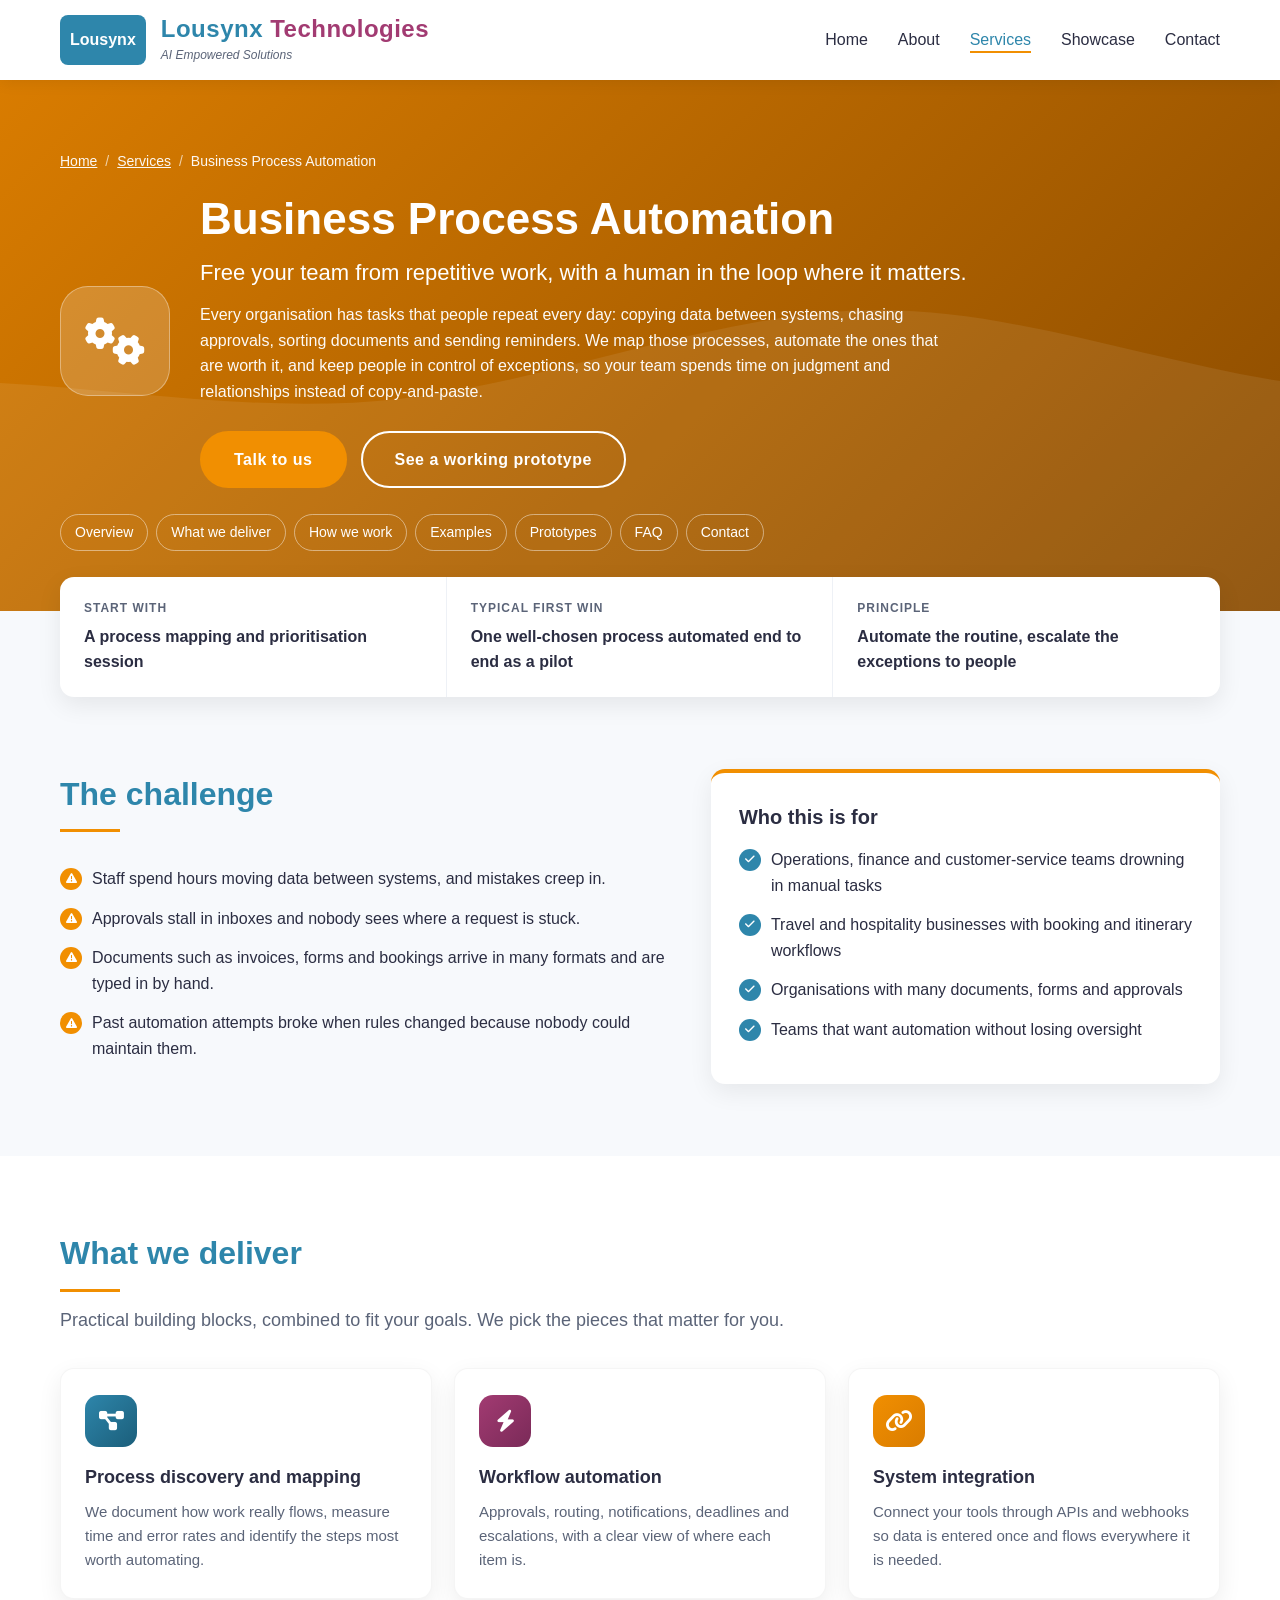
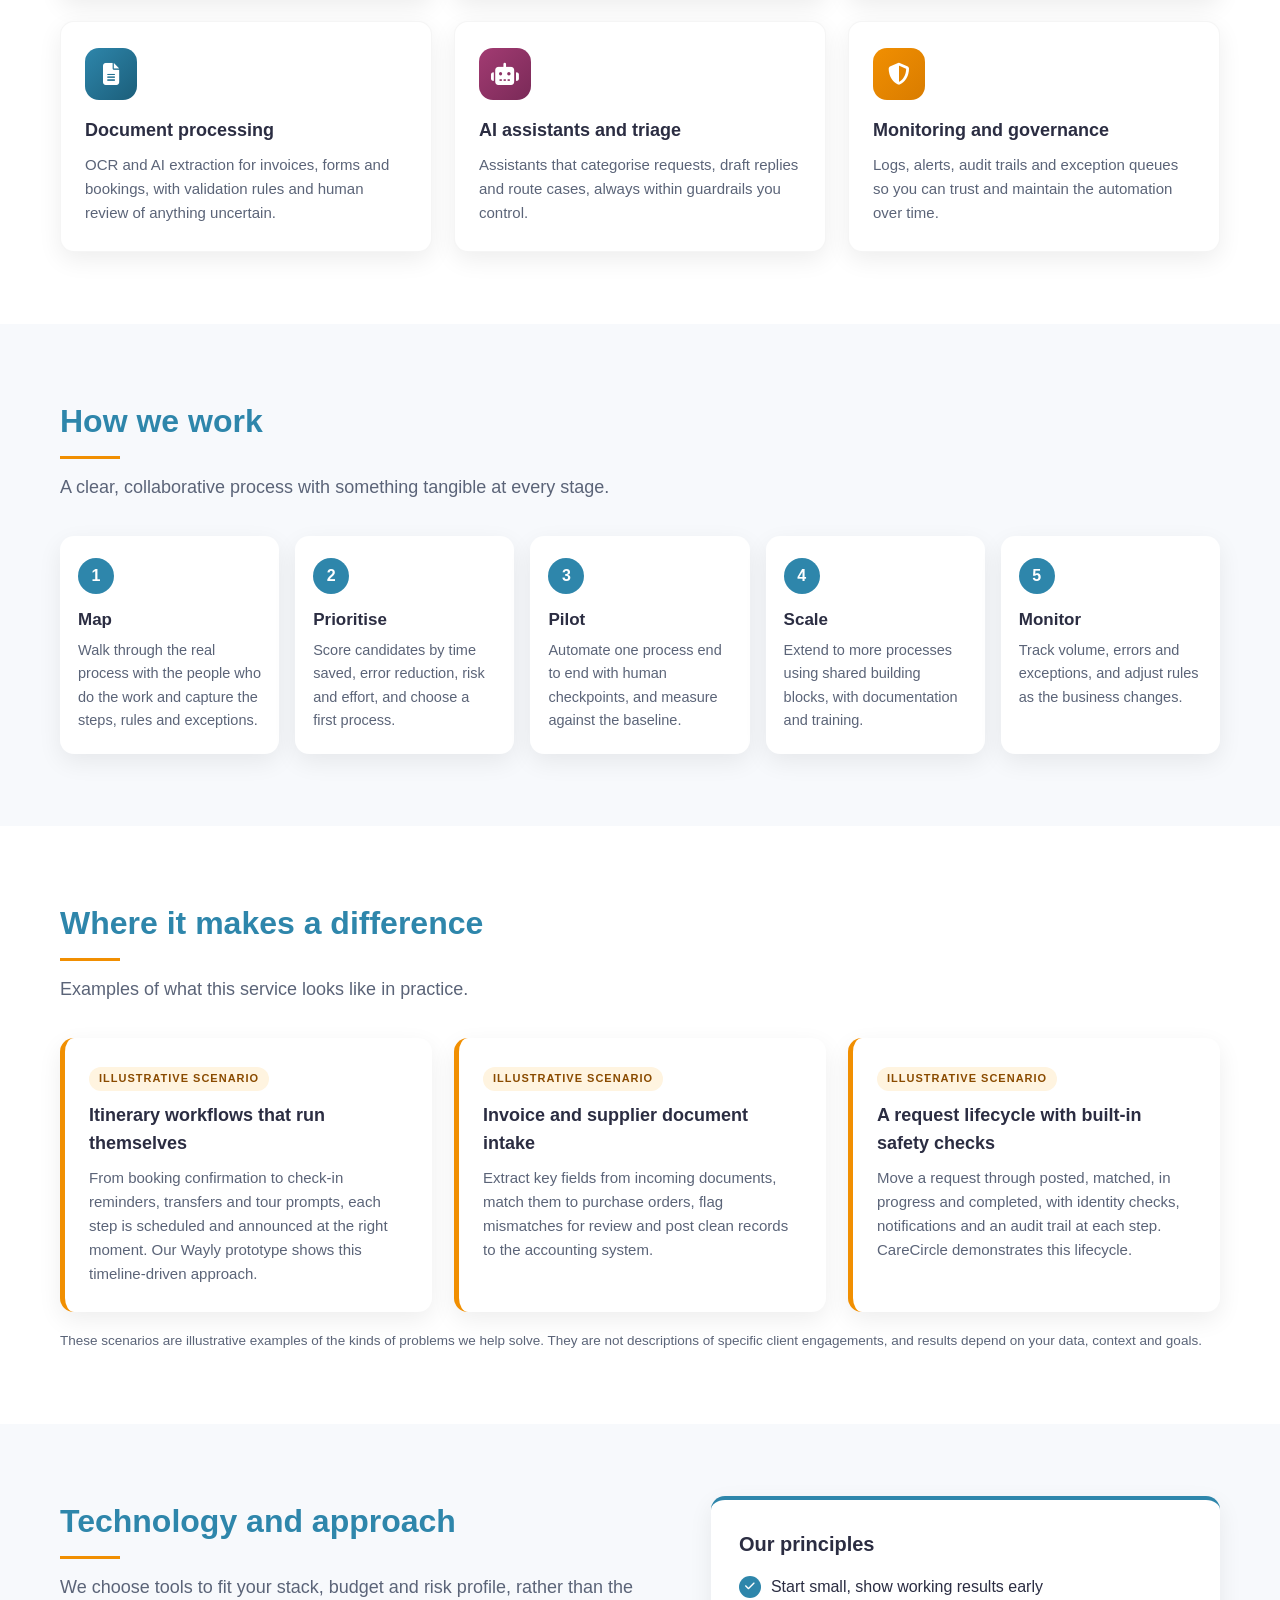
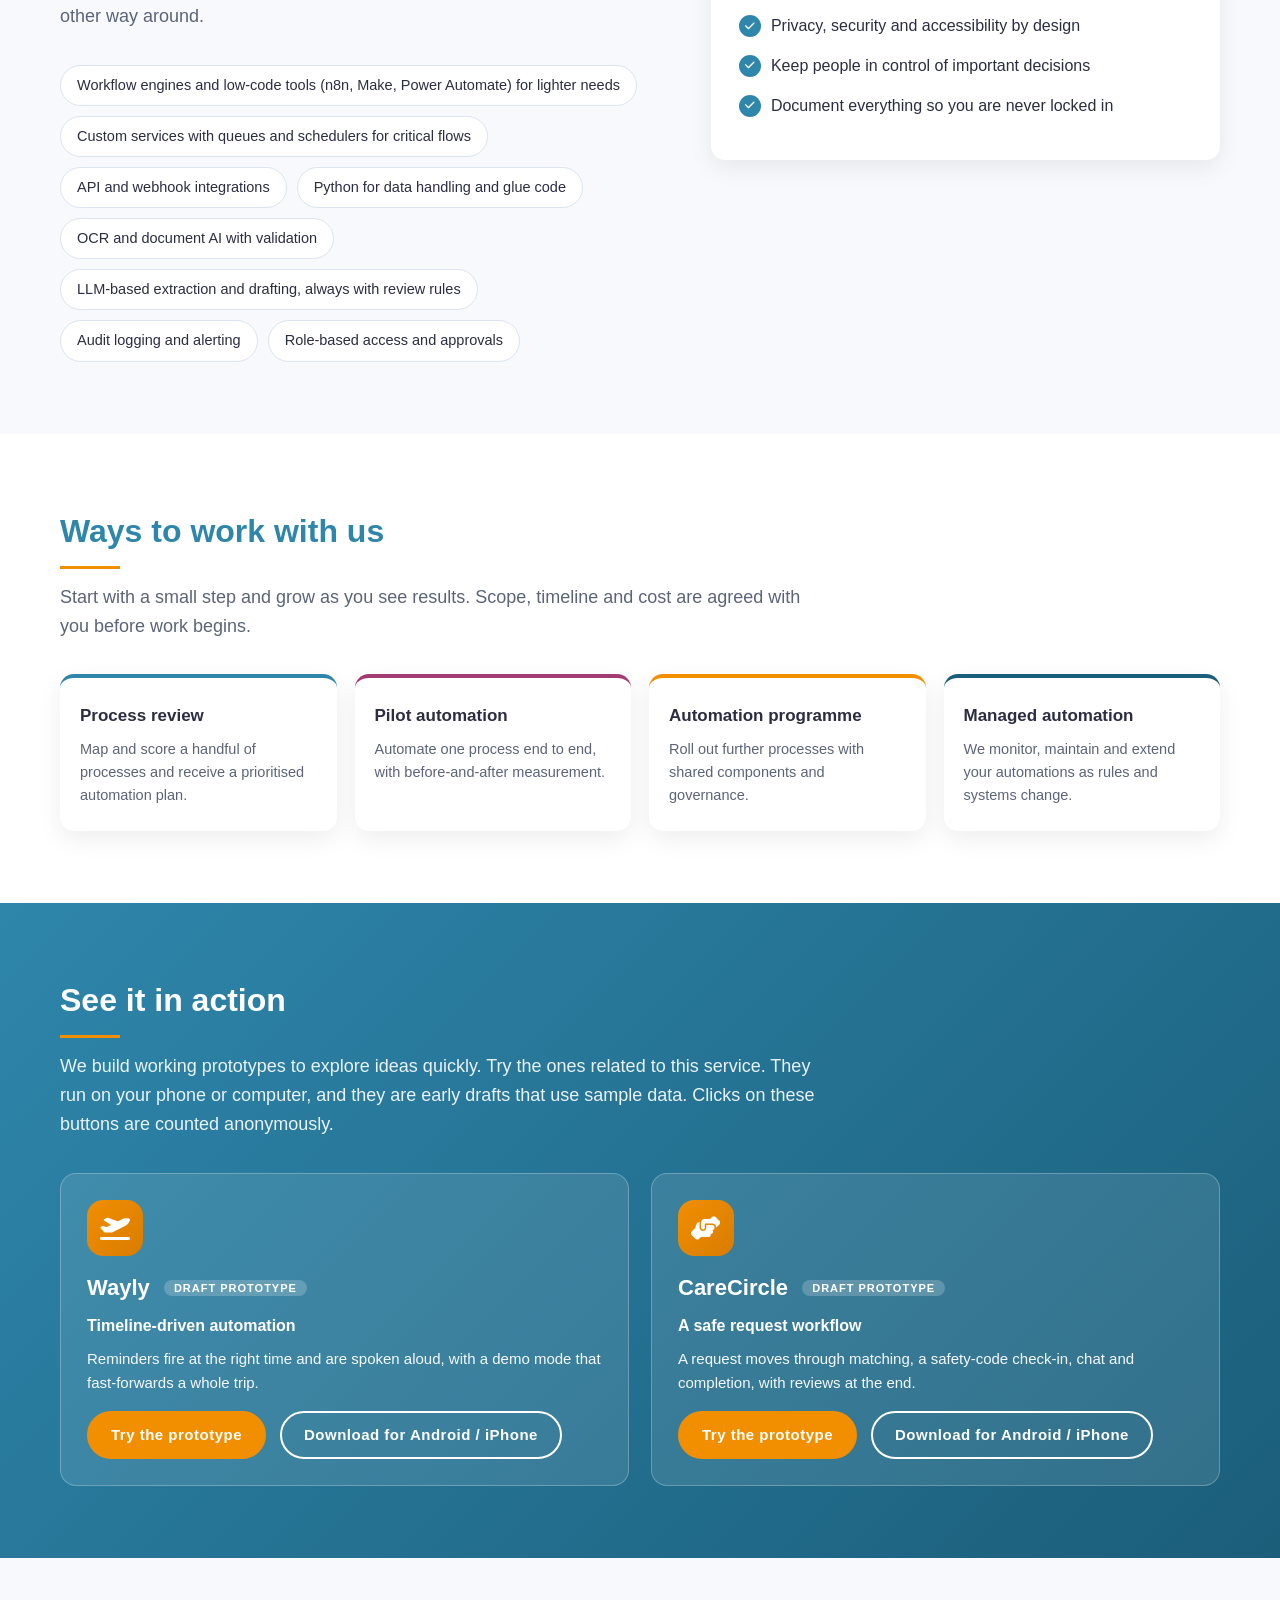
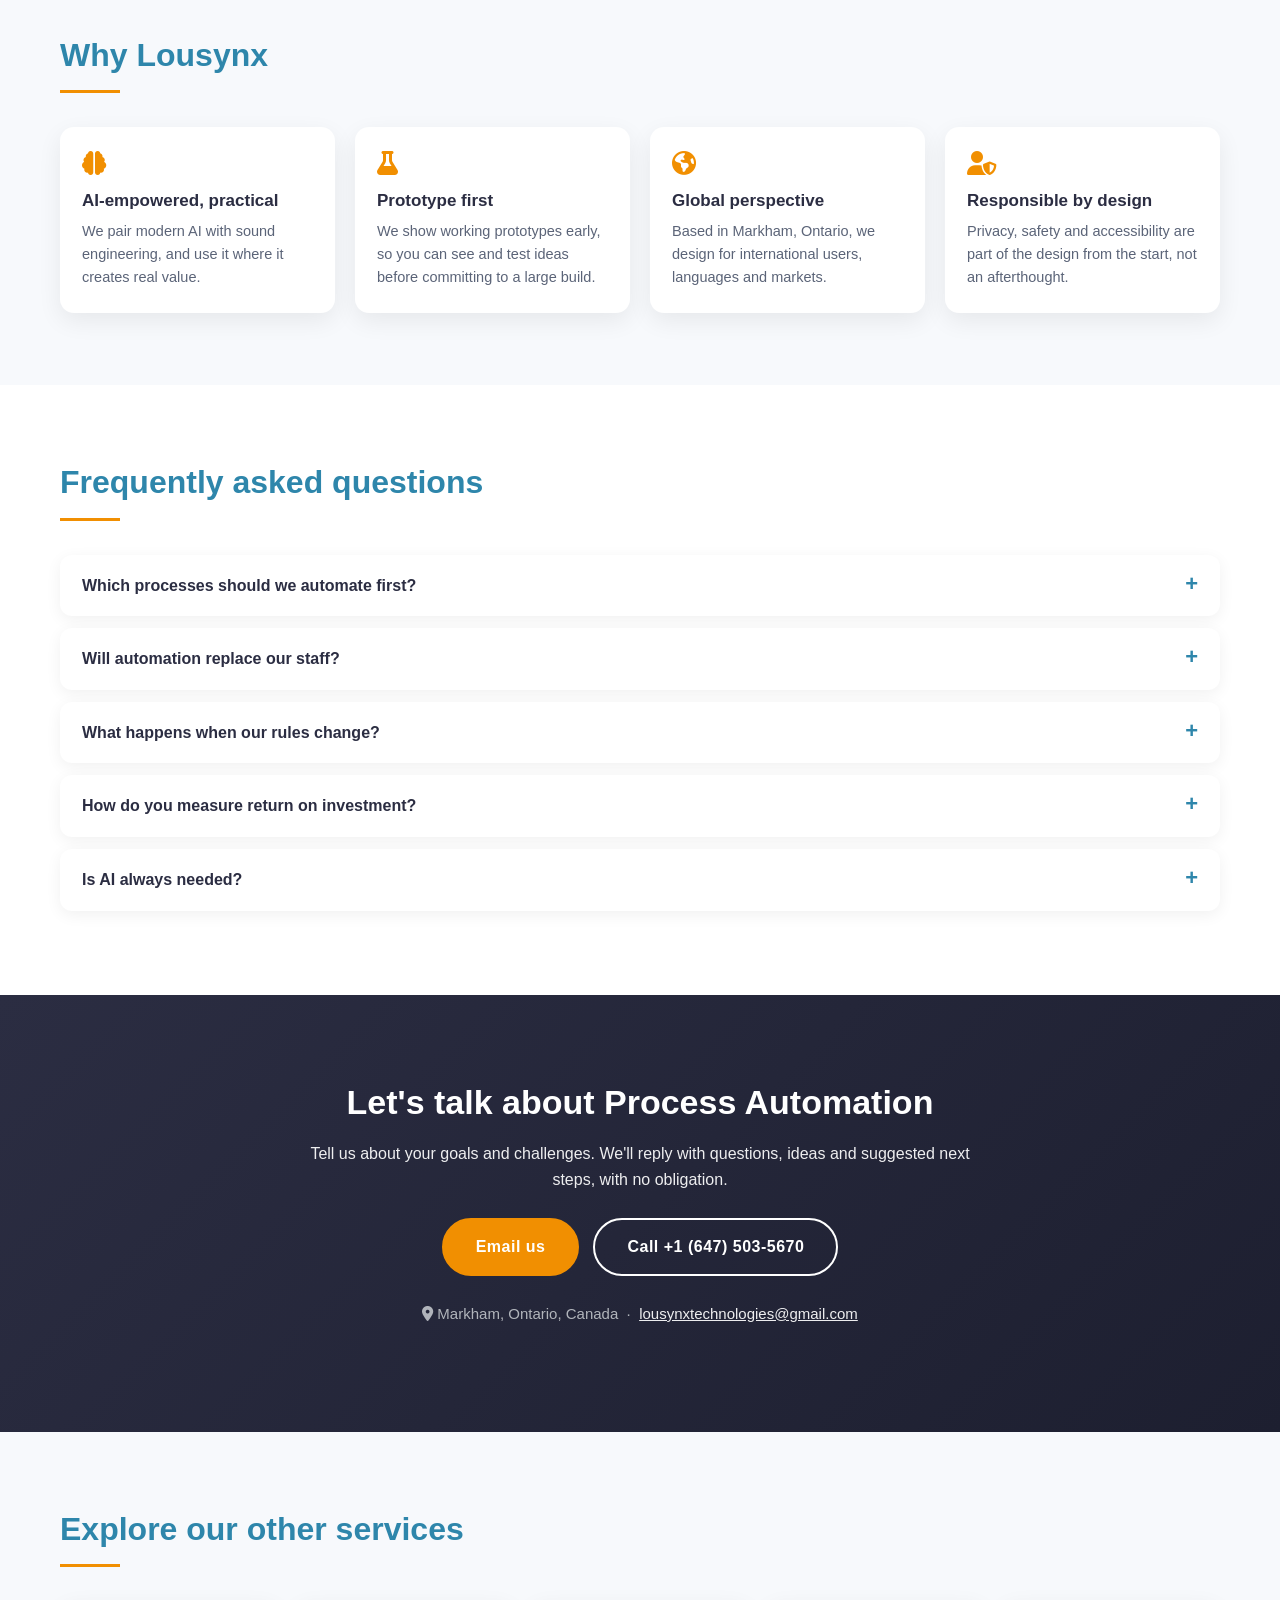
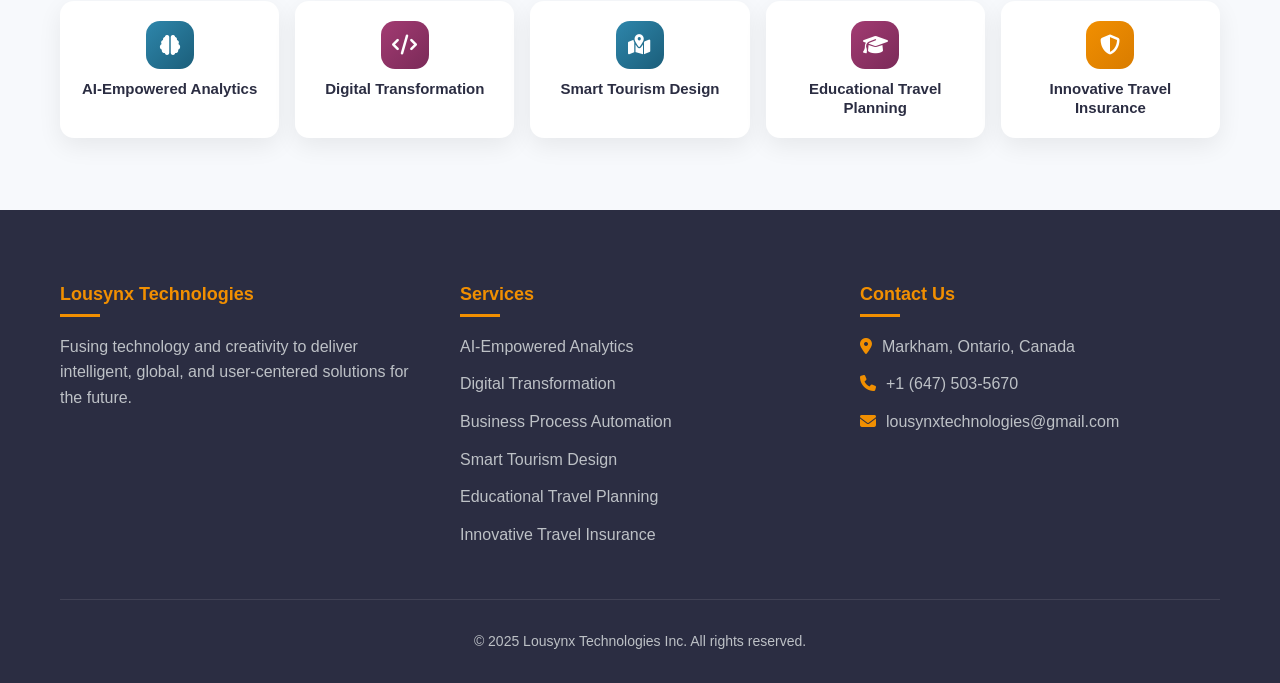
<file: services/process-automation.html>
<!DOCTYPE html>
<html lang="en">
<head>
<meta charset="UTF-8">
<meta name="viewport" content="width=device-width, initial-scale=1.0">
<title>Business Process Automation | Lousynx Technologies</title>
<meta name="description" content="Business process automation by Lousynx Technologies: workflow automation, document processing, integrations and AI assistants that reduce manual work and errors.">
<link rel="canonical" href="https://www.lousynx.com/services/process-automation.html">
<meta property="og:type" content="website">
<meta property="og:site_name" content="Lousynx Technologies">
<meta property="og:title" content="Business Process Automation | Lousynx Technologies">
<meta property="og:description" content="Business process automation by Lousynx Technologies: workflow automation, document processing, integrations and AI assistants that reduce manual work and errors.">
<meta property="og:url" content="https://www.lousynx.com/services/process-automation.html">
<meta name="twitter:card" content="summary">
<meta name="theme-color" content="#2E86AB">
<link rel="stylesheet" href="https://cdnjs.cloudflare.com/ajax/libs/font-awesome/6.4.0/css/all.min.css">
<link rel="stylesheet" href="services.css">
<script type="application/ld+json">{"@context": "https://schema.org", "@graph": [{"@type": "Organization", "@id": "https://www.lousynx.com/#org", "name": "Lousynx Technologies Inc.", "url": "https://www.lousynx.com/", "email": "lousynxtechnologies@gmail.com", "telephone": "+1 (647) 503-5670", "address": {"@type": "PostalAddress", "addressLocality": "Markham", "addressRegion": "ON", "addressCountry": "CA"}}, {"@type": "Service", "name": "Business Process Automation", "description": "Business process automation by Lousynx Technologies: workflow automation, document processing, integrations and AI assistants that reduce manual work and errors.", "url": "https://www.lousynx.com/services/process-automation.html", "areaServed": "Worldwide", "provider": {"@id": "https://www.lousynx.com/#org"}}, {"@type": "BreadcrumbList", "itemListElement": [{"@type": "ListItem", "position": 1, "name": "Home", "item": "https://www.lousynx.com/"}, {"@type": "ListItem", "position": 2, "name": "Services", "item": "https://www.lousynx.com/#services"}, {"@type": "ListItem", "position": 3, "name": "Business Process Automation", "item": "https://www.lousynx.com/services/process-automation.html"}]}, {"@type": "FAQPage", "mainEntity": [{"@type": "Question", "name": "Which processes should we automate first?", "acceptedAnswer": {"@type": "Answer", "text": "Usually those that are repetitive, rule-based, high-volume and error-prone. We score candidates together and start where the payoff is clear and the risk is low."}}, {"@type": "Question", "name": "Will automation replace our staff?", "acceptedAnswer": {"@type": "Answer", "text": "The aim is to remove repetitive work, not people. We design for a human in the loop: staff handle exceptions, approvals and the work that needs judgment."}}, {"@type": "Question", "name": "What happens when our rules change?", "acceptedAnswer": {"@type": "Answer", "text": "We keep rules configurable and documented, and we build monitoring so changes are noticed quickly instead of causing silent failures."}}, {"@type": "Question", "name": "How do you measure return on investment?", "acceptedAnswer": {"@type": "Answer", "text": "We capture a baseline before we start, such as time per task and error rates, and measure the same things after launch."}}, {"@type": "Question", "name": "Is AI always needed?", "acceptedAnswer": {"@type": "Answer", "text": "No. Many processes are best served by straightforward rules and integrations. We use AI where it adds real value, such as reading messy documents or classifying requests, and keep humans in control."}}]}]}</script>
</head>
<body>
<a class="skip" href="#main">Skip to content</a>
<header>
  <div class="container">
    <nav class="navbar" aria-label="Main">
      <a class="logo-container" href="../">
        <div class="logo-img"><span>Lousynx</span></div>
        <div class="logo-text"><div class="logo-name">Lousynx <span>Technologies</span></div><div class="tagline">AI Empowered Solutions</div></div>
      </a>
      <ul class="nav-links">
        <li><a href="../">Home</a></li>
        <li><a href="../#about">About</a></li>
        <li><a href="../#services" aria-current="page">Services</a></li>
        <li><a href="../#showcase">Showcase</a></li>
        <li><a href="#contact">Contact</a></li>
      </ul>
    </nav>
  </div>
</header>

<main id="main">
<section class="page-hero g3">
  <div class="container">
    <nav class="crumbs" aria-label="Breadcrumb"><a href="../">Home</a><span aria-hidden="true">/</span><a href="../#services">Services</a><span aria-hidden="true">/</span><span>Business Process Automation</span></nav>
    <div class="hero-grid">
      <div class="hero-icon" aria-hidden="true"><i class="fas fa-cogs"></i></div>
      <div>
        <h1>Business Process Automation</h1>
        <p class="lead">Free your team from repetitive work, with a human in the loop where it matters.</p>
        <p class="intro">Every organisation has tasks that people repeat every day: copying data between systems, chasing approvals, sorting documents and sending reminders. We map those processes, automate the ones that are worth it, and keep people in control of exceptions, so your team spends time on judgment and relationships instead of copy-and-paste.</p>
        <div class="btn-row"><a class="btn" href="#contact">Talk to us</a><a class="btn btn-outline" href="#prototypes">See a working prototype</a></div>
      </div>
    </div>
    <div class="jump" aria-label="On this page"><a href="#overview">Overview</a><a href="#deliver">What we deliver</a><a href="#process">How we work</a><a href="#examples">Examples</a><a href="#prototypes">Prototypes</a><a href="#faq">FAQ</a><a href="#contact">Contact</a></div>
  </div>
</section>

<div class="container"><div class="glance"><div><small>Start with</small><b>A process mapping and prioritisation session</b></div><div><small>Typical first win</small><b>One well-chosen process automated end to end as a pilot</b></div><div><small>Principle</small><b>Automate the routine, escalate the exceptions to people</b></div></div></div>

<section class="block" id="overview">
  <div class="container two">
    <div>
      <div class="sec-title"><h2>The challenge</h2></div>
      <ul class="checks warn"><li>Staff spend hours moving data between systems, and mistakes creep in.</li><li>Approvals stall in inboxes and nobody sees where a request is stuck.</li><li>Documents such as invoices, forms and bookings arrive in many formats and are typed in by hand.</li><li>Past automation attempts broke when rules changed because nobody could maintain them.</li></ul>
    </div>
    <aside class="panel accent"><h3>Who this is for</h3><ul class="checks"><li>Operations, finance and customer-service teams drowning in manual tasks</li><li>Travel and hospitality businesses with booking and itinerary workflows</li><li>Organisations with many documents, forms and approvals</li><li>Teams that want automation without losing oversight</li></ul></aside>
  </div>
</section>

<section class="block alt" id="deliver">
  <div class="container">
    <div class="sec-title"><h2>What we deliver</h2><p>Practical building blocks, combined to fit your goals. We pick the pieces that matter for you.</p></div>
    <div class="cards"><div class="cap"><div class="ic g1"><i class="fas fa-diagram-project" aria-hidden="true"></i></div><h3>Process discovery and mapping</h3><p>We document how work really flows, measure time and error rates and identify the steps most worth automating.</p></div><div class="cap"><div class="ic g2"><i class="fas fa-bolt" aria-hidden="true"></i></div><h3>Workflow automation</h3><p>Approvals, routing, notifications, deadlines and escalations, with a clear view of where each item is.</p></div><div class="cap"><div class="ic g3"><i class="fas fa-link" aria-hidden="true"></i></div><h3>System integration</h3><p>Connect your tools through APIs and webhooks so data is entered once and flows everywhere it is needed.</p></div><div class="cap"><div class="ic g1"><i class="fas fa-file-lines" aria-hidden="true"></i></div><h3>Document processing</h3><p>OCR and AI extraction for invoices, forms and bookings, with validation rules and human review of anything uncertain.</p></div><div class="cap"><div class="ic g2"><i class="fas fa-robot" aria-hidden="true"></i></div><h3>AI assistants and triage</h3><p>Assistants that categorise requests, draft replies and route cases, always within guardrails you control.</p></div><div class="cap"><div class="ic g3"><i class="fas fa-shield-halved" aria-hidden="true"></i></div><h3>Monitoring and governance</h3><p>Logs, alerts, audit trails and exception queues so you can trust and maintain the automation over time.</p></div></div>
  </div>
</section>

<section class="block" id="process">
  <div class="container">
    <div class="sec-title"><h2>How we work</h2><p>A clear, collaborative process with something tangible at every stage.</p></div>
    <ol class="steps"><li><h3>Map</h3><p>Walk through the real process with the people who do the work and capture the steps, rules and exceptions.</p></li><li><h3>Prioritise</h3><p>Score candidates by time saved, error reduction, risk and effort, and choose a first process.</p></li><li><h3>Pilot</h3><p>Automate one process end to end with human checkpoints, and measure against the baseline.</p></li><li><h3>Scale</h3><p>Extend to more processes using shared building blocks, with documentation and training.</p></li><li><h3>Monitor</h3><p>Track volume, errors and exceptions, and adjust rules as the business changes.</p></li></ol>
  </div>
</section>

<section class="block alt" id="examples">
  <div class="container">
    <div class="sec-title"><h2>Where it makes a difference</h2><p>Examples of what this service looks like in practice.</p></div>
    <div class="scen"><article><span class="tag">Illustrative scenario</span><h3>Itinerary workflows that run themselves</h3><p>From booking confirmation to check-in reminders, transfers and tour prompts, each step is scheduled and announced at the right moment. Our Wayly prototype shows this timeline-driven approach.</p></article><article><span class="tag">Illustrative scenario</span><h3>Invoice and supplier document intake</h3><p>Extract key fields from incoming documents, match them to purchase orders, flag mismatches for review and post clean records to the accounting system.</p></article><article><span class="tag">Illustrative scenario</span><h3>A request lifecycle with built-in safety checks</h3><p>Move a request through posted, matched, in progress and completed, with identity checks, notifications and an audit trail at each step. CareCircle demonstrates this lifecycle.</p></article></div>
    <p class="fineprint">These scenarios are illustrative examples of the kinds of problems we help solve. They are not descriptions of specific client engagements, and results depend on your data, context and goals.</p>
  </div>
</section>

<section class="block" id="tech">
  <div class="container two">
    <div>
      <div class="sec-title"><h2>Technology and approach</h2><p>We choose tools to fit your stack, budget and risk profile, rather than the other way around.</p></div>
      <ul class="chips"><li>Workflow engines and low-code tools (n8n, Make, Power Automate) for lighter needs</li><li>Custom services with queues and schedulers for critical flows</li><li>API and webhook integrations</li><li>Python for data handling and glue code</li><li>OCR and document AI with validation</li><li>LLM-based extraction and drafting, always with review rules</li><li>Audit logging and alerting</li><li>Role-based access and approvals</li></ul>
    </div>
    <aside class="panel"><h3>Our principles</h3><ul class="checks"><li>Start small, show working results early</li><li>Privacy, security and accessibility by design</li><li>Keep people in control of important decisions</li><li>Document everything so you are never locked in</li></ul></aside>
  </div>
</section>

<section class="block alt" id="engage">
  <div class="container">
    <div class="sec-title"><h2>Ways to work with us</h2><p>Start with a small step and grow as you see results. Scope, timeline and cost are agreed with you before work begins.</p></div>
    <div class="engage"><article><h3>Process review</h3><p>Map and score a handful of processes and receive a prioritised automation plan.</p></article><article><h3>Pilot automation</h3><p>Automate one process end to end, with before-and-after measurement.</p></article><article><h3>Automation programme</h3><p>Roll out further processes with shared components and governance.</p></article><article><h3>Managed automation</h3><p>We monitor, maintain and extend your automations as rules and systems change.</p></article></div>
  </div>
</section>

<section class="block protos" id="prototypes">
  <div class="container">
    <div class="sec-title"><h2>See it in action</h2><p>We build working prototypes to explore ideas quickly. Try the ones related to this service. They run on your phone or computer, and they are early drafts that use sample data. Clicks on these buttons are counted anonymously.</p></div>
    <div class="pgrid"><div class="proto"><div class="pi"><i class="fas fa-plane-departure" aria-hidden="true"></i></div><h3>Wayly <small>DRAFT PROTOTYPE</small></h3><h4>Timeline-driven automation</h4><p>Reminders fire at the right time and are spoken aloud, with a demo mode that fast-forwards a whole trip.</p><div class="btn-row"><a class="btn" href="../wayly/app.html" data-track="try" data-app="wayly" data-src="service">Try the prototype</a><a class="btn btn-outline" href="../wayly/">Download for Android / iPhone</a></div></div><div class="proto"><div class="pi"><i class="fas fa-hands-helping" aria-hidden="true"></i></div><h3>CareCircle <small>DRAFT PROTOTYPE</small></h3><h4>A safe request workflow</h4><p>A request moves through matching, a safety-code check-in, chat and completion, with reviews at the end.</p><div class="btn-row"><a class="btn" href="../carecircle/app.html" data-track="try" data-app="carecircle" data-src="service">Try the prototype</a><a class="btn btn-outline" href="../carecircle/">Download for Android / iPhone</a></div></div></div>
  </div>
</section>

<section class="block" id="why">
  <div class="container">
    <div class="sec-title"><h2>Why Lousynx</h2></div>
    <div class="why">
      <div><i class="fas fa-brain" aria-hidden="true"></i><h3>AI-empowered, practical</h3><p>We pair modern AI with sound engineering, and use it where it creates real value.</p></div>
      <div><i class="fas fa-flask" aria-hidden="true"></i><h3>Prototype first</h3><p>We show working prototypes early, so you can see and test ideas before committing to a large build.</p></div>
      <div><i class="fas fa-earth-americas" aria-hidden="true"></i><h3>Global perspective</h3><p>Based in Markham, Ontario, we design for international users, languages and markets.</p></div>
      <div><i class="fas fa-user-shield" aria-hidden="true"></i><h3>Responsible by design</h3><p>Privacy, safety and accessibility are part of the design from the start, not an afterthought.</p></div>
    </div>
  </div>
</section>

<section class="block alt faq" id="faq">
  <div class="container">
    <div class="sec-title"><h2>Frequently asked questions</h2></div>
    <details><summary>Which processes should we automate first?</summary><p>Usually those that are repetitive, rule-based, high-volume and error-prone. We score candidates together and start where the payoff is clear and the risk is low.</p></details><details><summary>Will automation replace our staff?</summary><p>The aim is to remove repetitive work, not people. We design for a human in the loop: staff handle exceptions, approvals and the work that needs judgment.</p></details><details><summary>What happens when our rules change?</summary><p>We keep rules configurable and documented, and we build monitoring so changes are noticed quickly instead of causing silent failures.</p></details><details><summary>How do you measure return on investment?</summary><p>We capture a baseline before we start, such as time per task and error rates, and measure the same things after launch.</p></details><details><summary>Is AI always needed?</summary><p>No. Many processes are best served by straightforward rules and integrations. We use AI where it adds real value, such as reading messy documents or classifying requests, and keep humans in control.</p></details>
  </div>
</section>

<section class="cta" id="contact">
  <div class="container">
    <h2>Let's talk about Process Automation</h2>
    <p>Tell us about your goals and challenges. We'll reply with questions, ideas and suggested next steps, with no obligation.</p>
    <div class="btn-row"><a class="btn" href="mailto:lousynxtechnologies@gmail.com?subject=Enquiry:%20Business%20Process%20Automation">Email us</a><a class="btn btn-outline" href="tel:+16475035670">Call +1 (647) 503-5670</a></div>
    <p class="contact"><i class="fas fa-map-marker-alt" aria-hidden="true"></i> Markham, Ontario, Canada &nbsp;·&nbsp; <a href="mailto:lousynxtechnologies@gmail.com">lousynxtechnologies@gmail.com</a></p>
  </div>
</section>

<section class="block" id="related">
  <div class="container">
    <div class="sec-title"><h2>Explore our other services</h2></div>
    <div class="related"><a class="rel" href="ai-analytics.html"><div class="ic g1"><i class="fas fa-brain" aria-hidden="true"></i></div><b>AI-Empowered Analytics</b></a><a class="rel" href="digital-transformation.html"><div class="ic g2"><i class="fas fa-code" aria-hidden="true"></i></div><b>Digital Transformation</b></a><a class="rel" href="smart-tourism.html"><div class="ic g1"><i class="fas fa-map-marked-alt" aria-hidden="true"></i></div><b>Smart Tourism Design</b></a><a class="rel" href="educational-travel.html"><div class="ic g2"><i class="fas fa-graduation-cap" aria-hidden="true"></i></div><b>Educational Travel Planning</b></a><a class="rel" href="travel-insurance.html"><div class="ic g3"><i class="fas fa-shield-alt" aria-hidden="true"></i></div><b>Innovative Travel Insurance</b></a></div>
  </div>
</section>
</main>

<footer>
  <div class="container">
    <div class="footer-content">
      <div class="footer-column"><h3>Lousynx Technologies</h3><p>Fusing technology and creativity to deliver intelligent, global, and user-centered solutions for the future.</p></div>
      <div class="footer-column"><h3>Services</h3><ul><li><a href="ai-analytics.html">AI-Empowered Analytics</a></li><li><a href="digital-transformation.html">Digital Transformation</a></li><li><a href="process-automation.html">Business Process Automation</a></li><li><a href="smart-tourism.html">Smart Tourism Design</a></li><li><a href="educational-travel.html">Educational Travel Planning</a></li><li><a href="travel-insurance.html">Innovative Travel Insurance</a></li></ul></div>
      <div class="footer-column"><h3>Contact Us</h3><ul class="contact-info">
        <li><span class="contact-icon"><i class="fas fa-map-marker-alt" aria-hidden="true"></i></span><span>Markham, Ontario, Canada</span></li>
        <li><span class="contact-icon"><i class="fas fa-phone" aria-hidden="true"></i></span><span>+1 (647) 503-5670</span></li>
        <li><span class="contact-icon"><i class="fas fa-envelope" aria-hidden="true"></i></span><span>lousynxtechnologies@gmail.com</span></li>
      </ul></div>
    </div>
    <div class="copyright"><p>&copy; 2025 Lousynx Technologies Inc. All rights reserved.</p></div>
  </div>
</footer>
<script src="../track.js" defer></script>
</body>
</html>
</file>
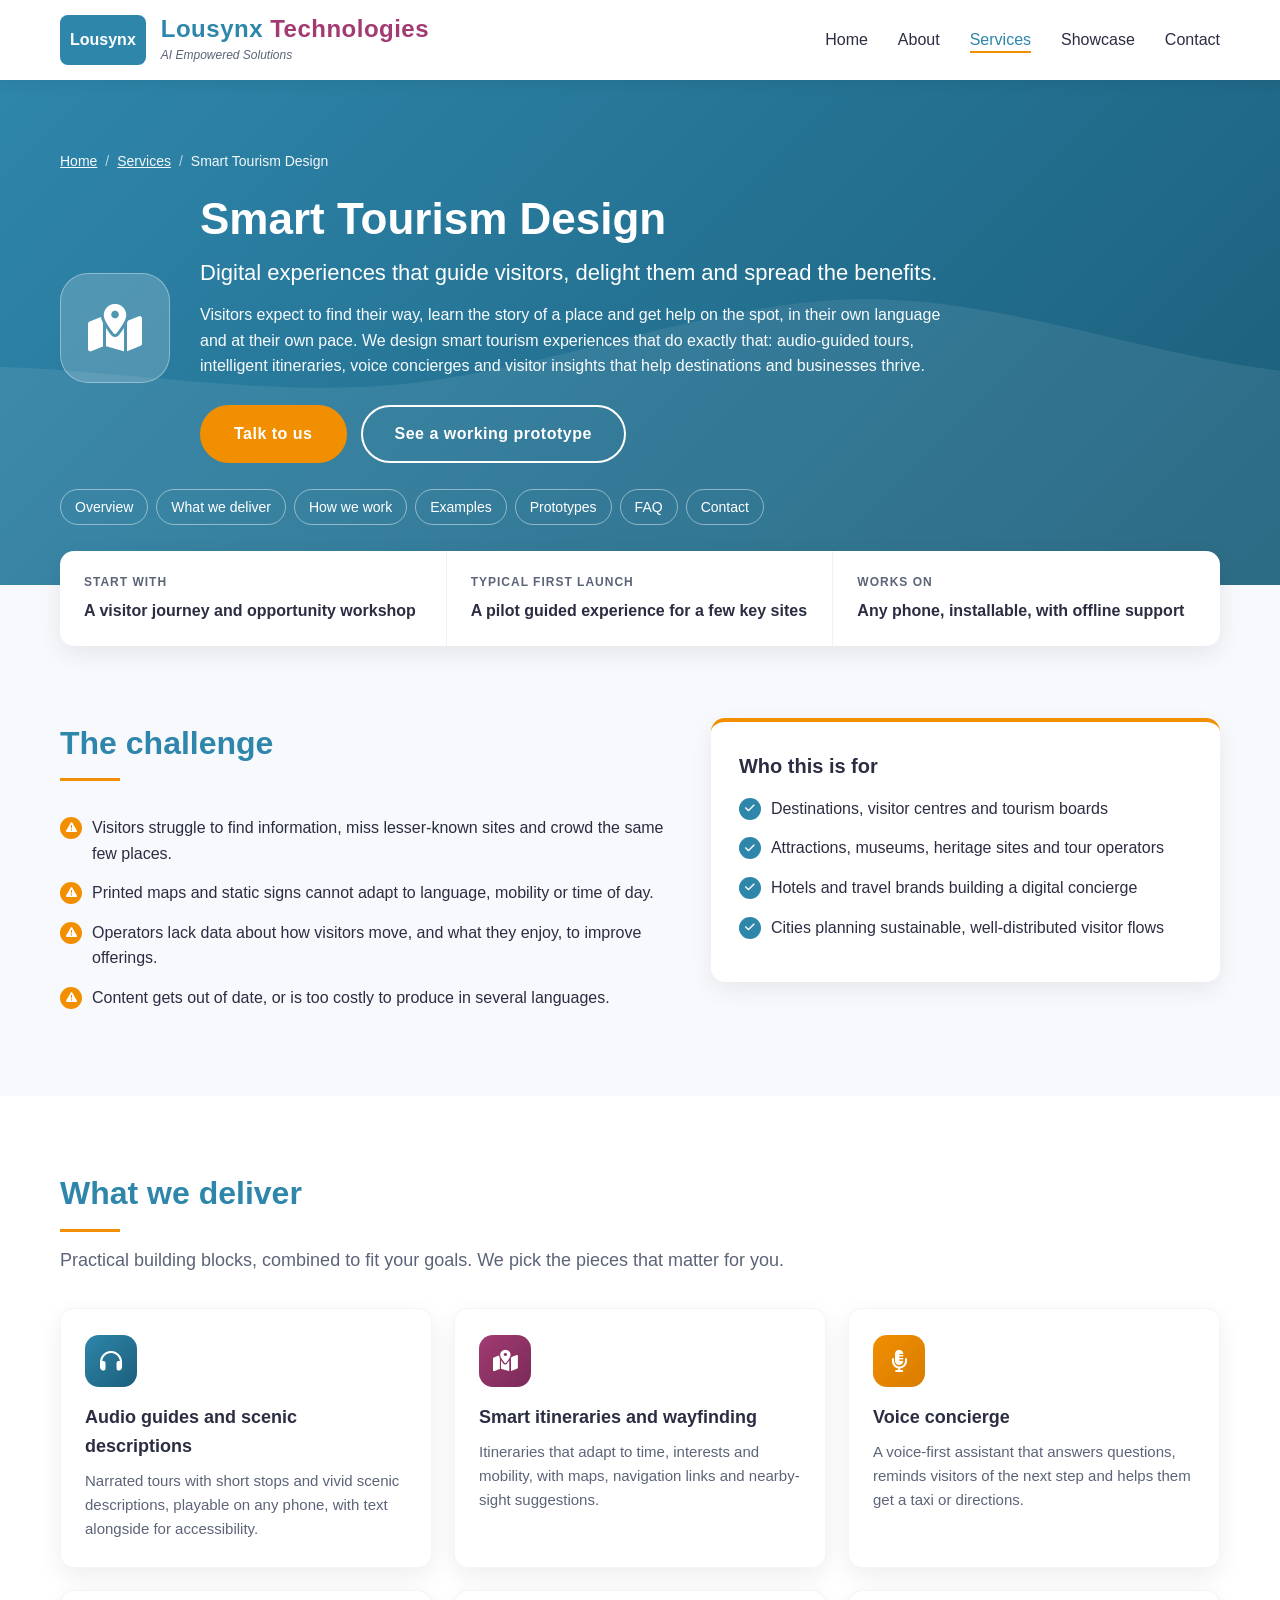
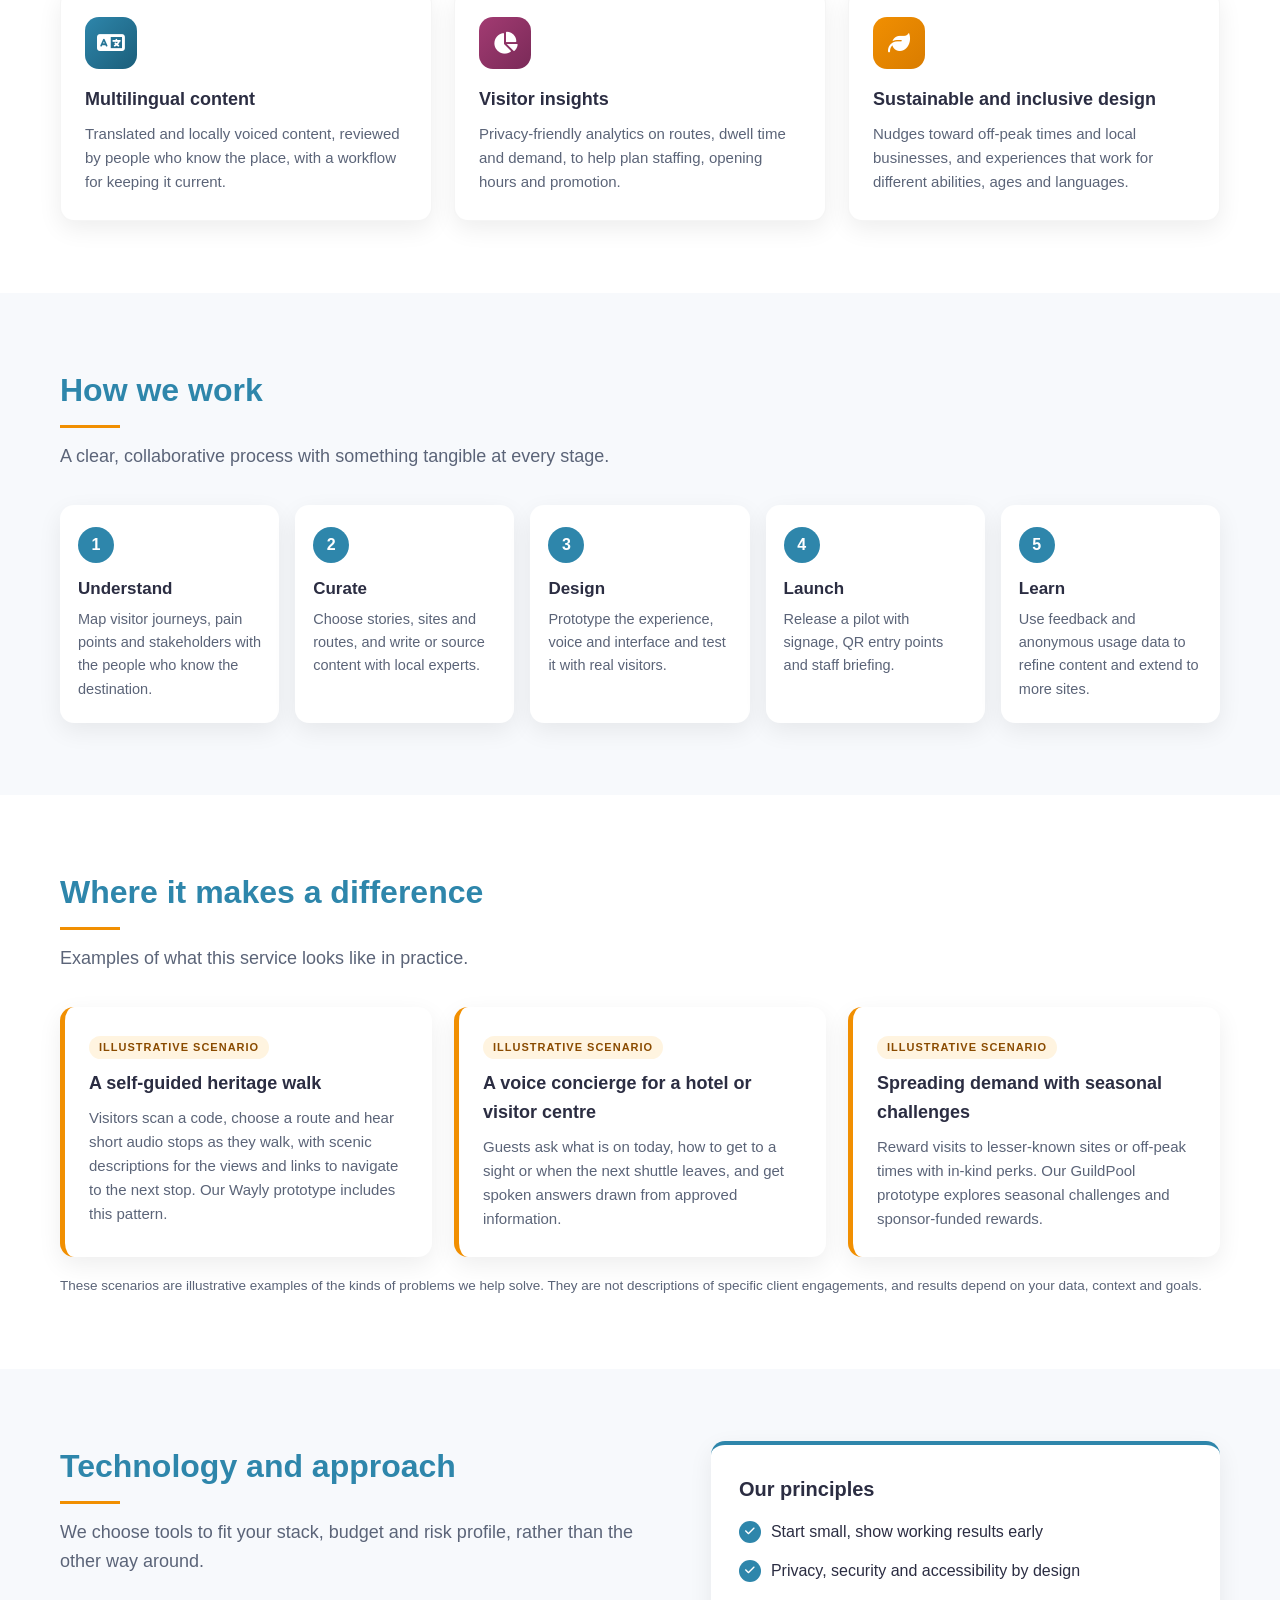
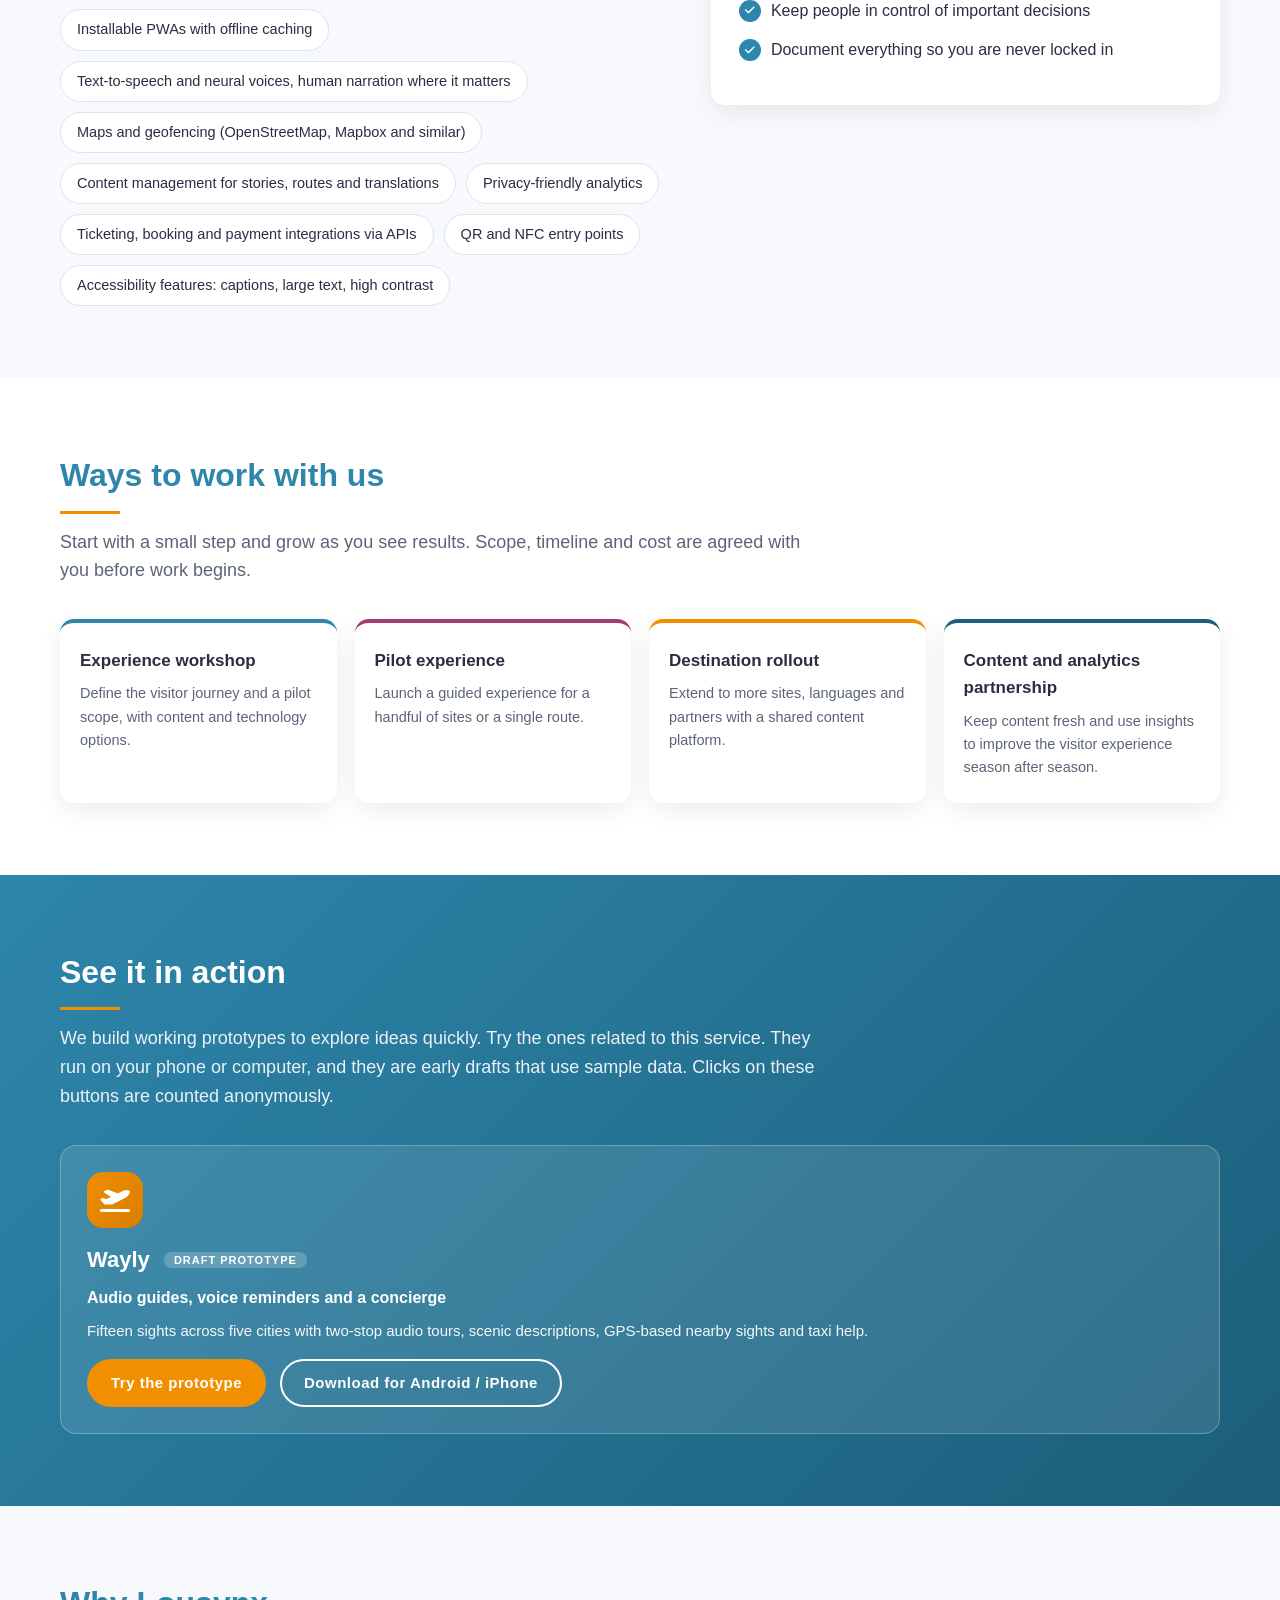
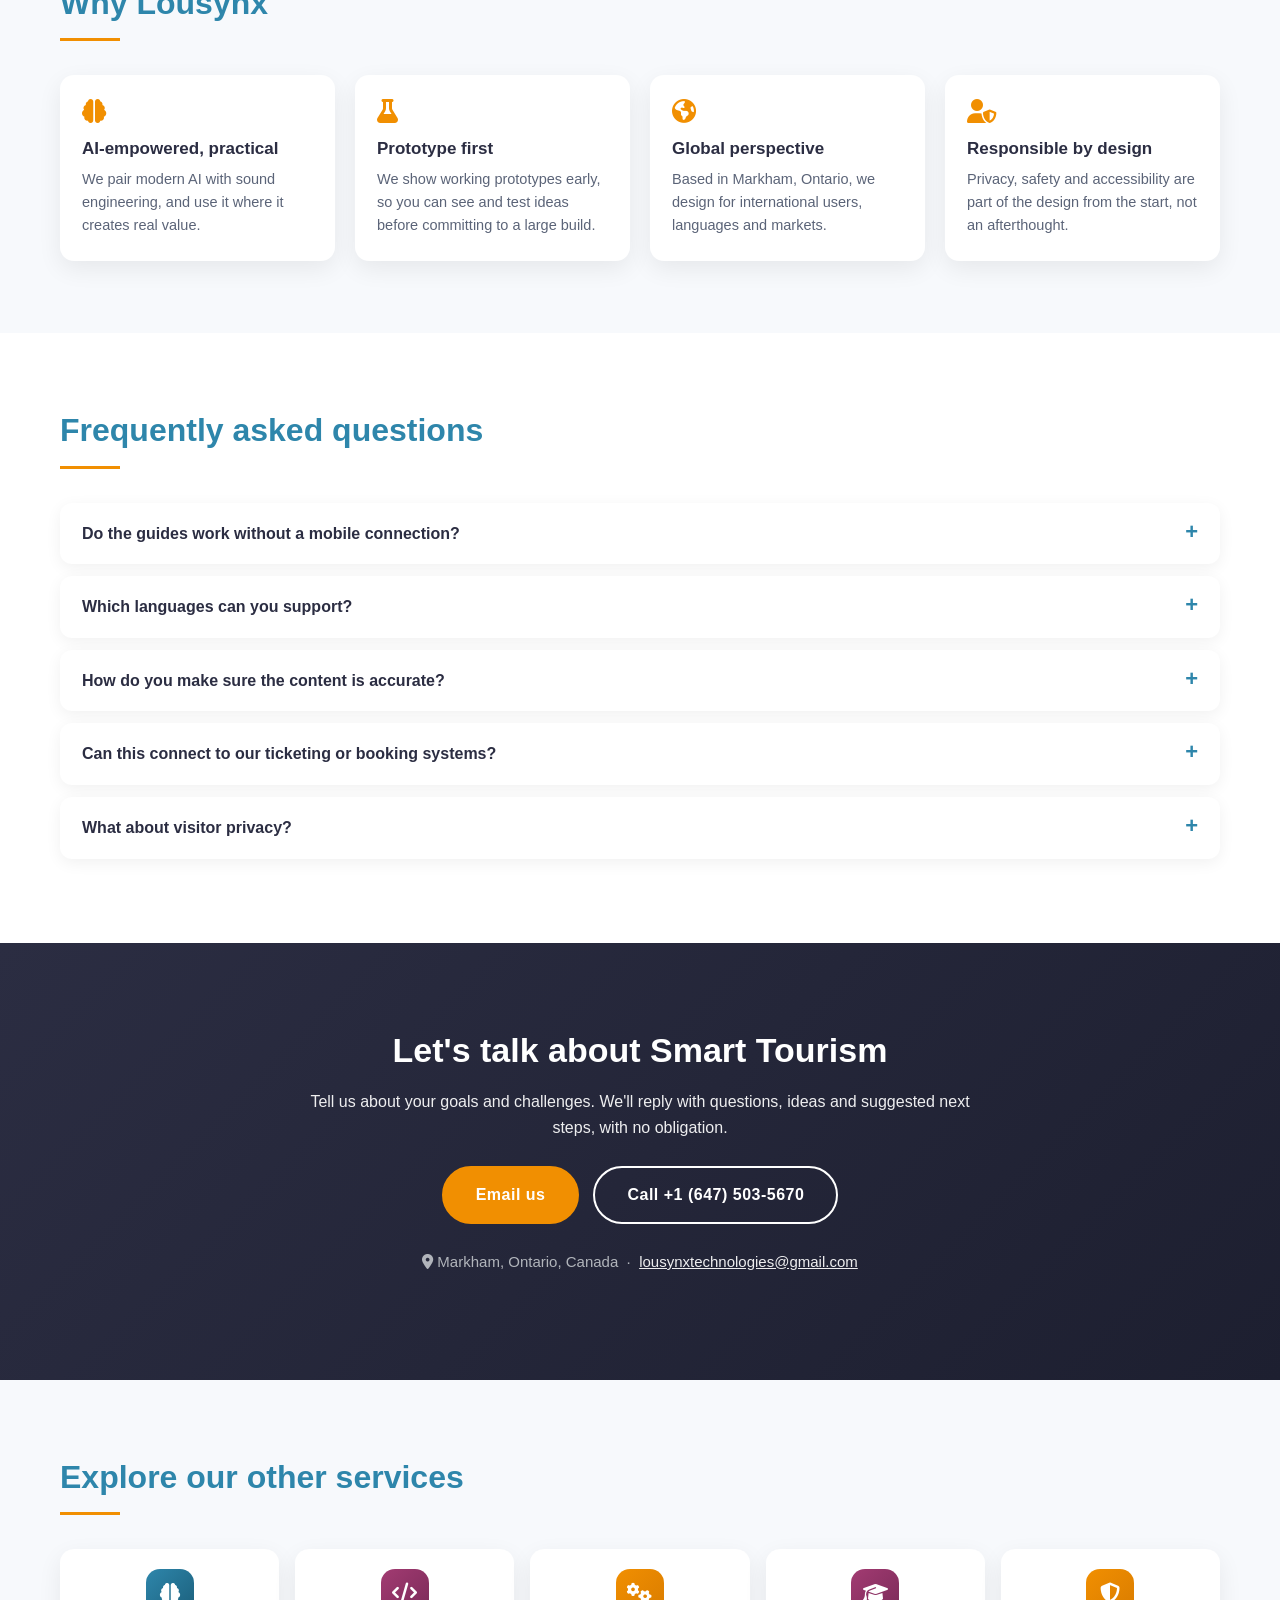
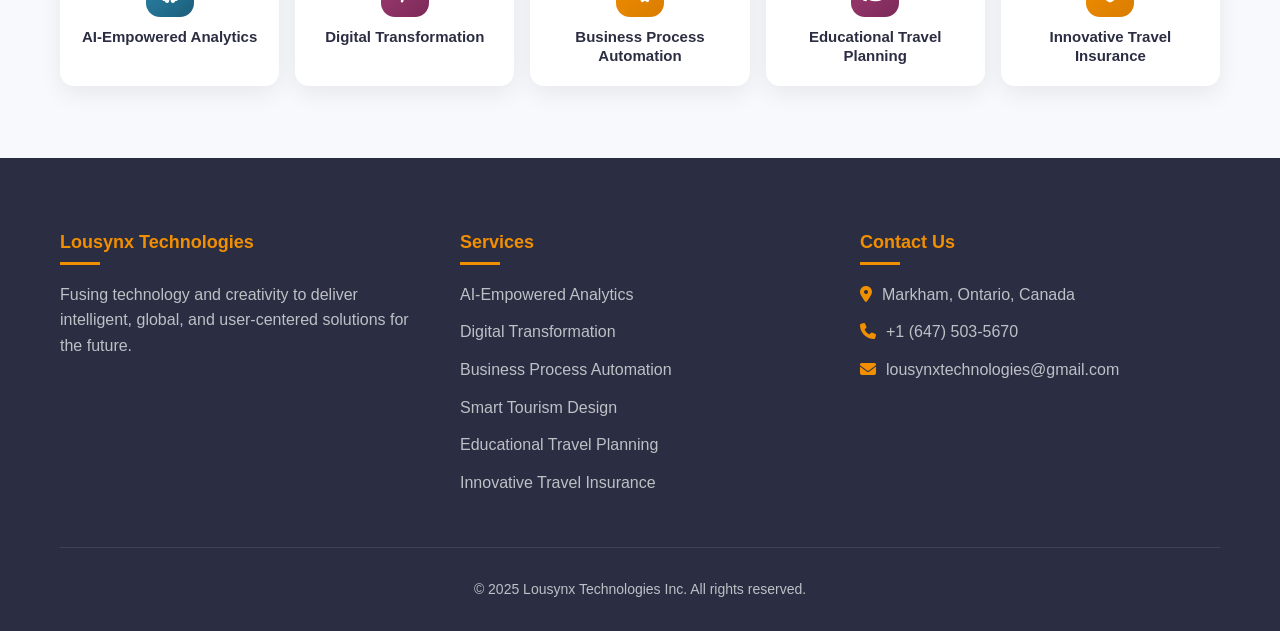
<file: services/smart-tourism.html>
<!DOCTYPE html>
<html lang="en">
<head>
<meta charset="UTF-8">
<meta name="viewport" content="width=device-width, initial-scale=1.0">
<title>Smart Tourism Design | Lousynx Technologies</title>
<meta name="description" content="Smart tourism design by Lousynx Technologies: audio guides, itineraries, voice concierges, wayfinding and visitor insights for destinations, attractions and travel brands.">
<link rel="canonical" href="https://www.lousynx.com/services/smart-tourism.html">
<meta property="og:type" content="website">
<meta property="og:site_name" content="Lousynx Technologies">
<meta property="og:title" content="Smart Tourism Design | Lousynx Technologies">
<meta property="og:description" content="Smart tourism design by Lousynx Technologies: audio guides, itineraries, voice concierges, wayfinding and visitor insights for destinations, attractions and travel brands.">
<meta property="og:url" content="https://www.lousynx.com/services/smart-tourism.html">
<meta name="twitter:card" content="summary">
<meta name="theme-color" content="#2E86AB">
<link rel="stylesheet" href="https://cdnjs.cloudflare.com/ajax/libs/font-awesome/6.4.0/css/all.min.css">
<link rel="stylesheet" href="services.css">
<script type="application/ld+json">{"@context": "https://schema.org", "@graph": [{"@type": "Organization", "@id": "https://www.lousynx.com/#org", "name": "Lousynx Technologies Inc.", "url": "https://www.lousynx.com/", "email": "lousynxtechnologies@gmail.com", "telephone": "+1 (647) 503-5670", "address": {"@type": "PostalAddress", "addressLocality": "Markham", "addressRegion": "ON", "addressCountry": "CA"}}, {"@type": "Service", "name": "Smart Tourism Design", "description": "Smart tourism design by Lousynx Technologies: audio guides, itineraries, voice concierges, wayfinding and visitor insights for destinations, attractions and travel brands.", "url": "https://www.lousynx.com/services/smart-tourism.html", "areaServed": "Worldwide", "provider": {"@id": "https://www.lousynx.com/#org"}}, {"@type": "BreadcrumbList", "itemListElement": [{"@type": "ListItem", "position": 1, "name": "Home", "item": "https://www.lousynx.com/"}, {"@type": "ListItem", "position": 2, "name": "Services", "item": "https://www.lousynx.com/#services"}, {"@type": "ListItem", "position": 3, "name": "Smart Tourism Design", "item": "https://www.lousynx.com/services/smart-tourism.html"}]}, {"@type": "FAQPage", "mainEntity": [{"@type": "Question", "name": "Do the guides work without a mobile connection?", "acceptedAnswer": {"@type": "Answer", "text": "They can. Installable web apps cache content so tours keep working offline, which matters in museums, rural areas and for visitors avoiding roaming charges."}}, {"@type": "Question", "name": "Which languages can you support?", "acceptedAnswer": {"@type": "Answer", "text": "Any language for which we can obtain accurate translations and suitable voices. We recommend professional translation and local review for important content."}}, {"@type": "Question", "name": "How do you make sure the content is accurate?", "acceptedAnswer": {"@type": "Answer", "text": "We work with local historians, guides and site managers, cite sources internally and set up a review process. The prototype content on this site is a general-knowledge demo and should not be used for real visitors without verification."}}, {"@type": "Question", "name": "Can this connect to our ticketing or booking systems?", "acceptedAnswer": {"@type": "Answer", "text": "Yes, through your providers' APIs. We scope integrations carefully, because they affect security, payments and support."}}, {"@type": "Question", "name": "What about visitor privacy?", "acceptedAnswer": {"@type": "Answer", "text": "We collect as little as possible, ask before using location, and prefer anonymous, aggregated analytics. Voice and location features are optional and explained clearly to the visitor."}}]}]}</script>
</head>
<body>
<a class="skip" href="#main">Skip to content</a>
<header>
  <div class="container">
    <nav class="navbar" aria-label="Main">
      <a class="logo-container" href="../">
        <div class="logo-img"><span>Lousynx</span></div>
        <div class="logo-text"><div class="logo-name">Lousynx <span>Technologies</span></div><div class="tagline">AI Empowered Solutions</div></div>
      </a>
      <ul class="nav-links">
        <li><a href="../">Home</a></li>
        <li><a href="../#about">About</a></li>
        <li><a href="../#services" aria-current="page">Services</a></li>
        <li><a href="../#showcase">Showcase</a></li>
        <li><a href="#contact">Contact</a></li>
      </ul>
    </nav>
  </div>
</header>

<main id="main">
<section class="page-hero g1">
  <div class="container">
    <nav class="crumbs" aria-label="Breadcrumb"><a href="../">Home</a><span aria-hidden="true">/</span><a href="../#services">Services</a><span aria-hidden="true">/</span><span>Smart Tourism Design</span></nav>
    <div class="hero-grid">
      <div class="hero-icon" aria-hidden="true"><i class="fas fa-map-marked-alt"></i></div>
      <div>
        <h1>Smart Tourism Design</h1>
        <p class="lead">Digital experiences that guide visitors, delight them and spread the benefits.</p>
        <p class="intro">Visitors expect to find their way, learn the story of a place and get help on the spot, in their own language and at their own pace. We design smart tourism experiences that do exactly that: audio-guided tours, intelligent itineraries, voice concierges and visitor insights that help destinations and businesses thrive.</p>
        <div class="btn-row"><a class="btn" href="#contact">Talk to us</a><a class="btn btn-outline" href="#prototypes">See a working prototype</a></div>
      </div>
    </div>
    <div class="jump" aria-label="On this page"><a href="#overview">Overview</a><a href="#deliver">What we deliver</a><a href="#process">How we work</a><a href="#examples">Examples</a><a href="#prototypes">Prototypes</a><a href="#faq">FAQ</a><a href="#contact">Contact</a></div>
  </div>
</section>

<div class="container"><div class="glance"><div><small>Start with</small><b>A visitor journey and opportunity workshop</b></div><div><small>Typical first launch</small><b>A pilot guided experience for a few key sites</b></div><div><small>Works on</small><b>Any phone, installable, with offline support</b></div></div></div>

<section class="block" id="overview">
  <div class="container two">
    <div>
      <div class="sec-title"><h2>The challenge</h2></div>
      <ul class="checks warn"><li>Visitors struggle to find information, miss lesser-known sites and crowd the same few places.</li><li>Printed maps and static signs cannot adapt to language, mobility or time of day.</li><li>Operators lack data about how visitors move, and what they enjoy, to improve offerings.</li><li>Content gets out of date, or is too costly to produce in several languages.</li></ul>
    </div>
    <aside class="panel accent"><h3>Who this is for</h3><ul class="checks"><li>Destinations, visitor centres and tourism boards</li><li>Attractions, museums, heritage sites and tour operators</li><li>Hotels and travel brands building a digital concierge</li><li>Cities planning sustainable, well-distributed visitor flows</li></ul></aside>
  </div>
</section>

<section class="block alt" id="deliver">
  <div class="container">
    <div class="sec-title"><h2>What we deliver</h2><p>Practical building blocks, combined to fit your goals. We pick the pieces that matter for you.</p></div>
    <div class="cards"><div class="cap"><div class="ic g1"><i class="fas fa-headphones" aria-hidden="true"></i></div><h3>Audio guides and scenic descriptions</h3><p>Narrated tours with short stops and vivid scenic descriptions, playable on any phone, with text alongside for accessibility.</p></div><div class="cap"><div class="ic g2"><i class="fas fa-map-location-dot" aria-hidden="true"></i></div><h3>Smart itineraries and wayfinding</h3><p>Itineraries that adapt to time, interests and mobility, with maps, navigation links and nearby-sight suggestions.</p></div><div class="cap"><div class="ic g3"><i class="fas fa-microphone-lines" aria-hidden="true"></i></div><h3>Voice concierge</h3><p>A voice-first assistant that answers questions, reminds visitors of the next step and helps them get a taxi or directions.</p></div><div class="cap"><div class="ic g1"><i class="fas fa-language" aria-hidden="true"></i></div><h3>Multilingual content</h3><p>Translated and locally voiced content, reviewed by people who know the place, with a workflow for keeping it current.</p></div><div class="cap"><div class="ic g2"><i class="fas fa-chart-pie" aria-hidden="true"></i></div><h3>Visitor insights</h3><p>Privacy-friendly analytics on routes, dwell time and demand, to help plan staffing, opening hours and promotion.</p></div><div class="cap"><div class="ic g3"><i class="fas fa-leaf" aria-hidden="true"></i></div><h3>Sustainable and inclusive design</h3><p>Nudges toward off-peak times and local businesses, and experiences that work for different abilities, ages and languages.</p></div></div>
  </div>
</section>

<section class="block" id="process">
  <div class="container">
    <div class="sec-title"><h2>How we work</h2><p>A clear, collaborative process with something tangible at every stage.</p></div>
    <ol class="steps"><li><h3>Understand</h3><p>Map visitor journeys, pain points and stakeholders with the people who know the destination.</p></li><li><h3>Curate</h3><p>Choose stories, sites and routes, and write or source content with local experts.</p></li><li><h3>Design</h3><p>Prototype the experience, voice and interface and test it with real visitors.</p></li><li><h3>Launch</h3><p>Release a pilot with signage, QR entry points and staff briefing.</p></li><li><h3>Learn</h3><p>Use feedback and anonymous usage data to refine content and extend to more sites.</p></li></ol>
  </div>
</section>

<section class="block alt" id="examples">
  <div class="container">
    <div class="sec-title"><h2>Where it makes a difference</h2><p>Examples of what this service looks like in practice.</p></div>
    <div class="scen"><article><span class="tag">Illustrative scenario</span><h3>A self-guided heritage walk</h3><p>Visitors scan a code, choose a route and hear short audio stops as they walk, with scenic descriptions for the views and links to navigate to the next stop. Our Wayly prototype includes this pattern.</p></article><article><span class="tag">Illustrative scenario</span><h3>A voice concierge for a hotel or visitor centre</h3><p>Guests ask what is on today, how to get to a sight or when the next shuttle leaves, and get spoken answers drawn from approved information.</p></article><article><span class="tag">Illustrative scenario</span><h3>Spreading demand with seasonal challenges</h3><p>Reward visits to lesser-known sites or off-peak times with in-kind perks. Our GuildPool prototype explores seasonal challenges and sponsor-funded rewards.</p></article></div>
    <p class="fineprint">These scenarios are illustrative examples of the kinds of problems we help solve. They are not descriptions of specific client engagements, and results depend on your data, context and goals.</p>
  </div>
</section>

<section class="block" id="tech">
  <div class="container two">
    <div>
      <div class="sec-title"><h2>Technology and approach</h2><p>We choose tools to fit your stack, budget and risk profile, rather than the other way around.</p></div>
      <ul class="chips"><li>Installable PWAs with offline caching</li><li>Text-to-speech and neural voices, human narration where it matters</li><li>Maps and geofencing (OpenStreetMap, Mapbox and similar)</li><li>Content management for stories, routes and translations</li><li>Privacy-friendly analytics</li><li>Ticketing, booking and payment integrations via APIs</li><li>QR and NFC entry points</li><li>Accessibility features: captions, large text, high contrast</li></ul>
    </div>
    <aside class="panel"><h3>Our principles</h3><ul class="checks"><li>Start small, show working results early</li><li>Privacy, security and accessibility by design</li><li>Keep people in control of important decisions</li><li>Document everything so you are never locked in</li></ul></aside>
  </div>
</section>

<section class="block alt" id="engage">
  <div class="container">
    <div class="sec-title"><h2>Ways to work with us</h2><p>Start with a small step and grow as you see results. Scope, timeline and cost are agreed with you before work begins.</p></div>
    <div class="engage"><article><h3>Experience workshop</h3><p>Define the visitor journey and a pilot scope, with content and technology options.</p></article><article><h3>Pilot experience</h3><p>Launch a guided experience for a handful of sites or a single route.</p></article><article><h3>Destination rollout</h3><p>Extend to more sites, languages and partners with a shared content platform.</p></article><article><h3>Content and analytics partnership</h3><p>Keep content fresh and use insights to improve the visitor experience season after season.</p></article></div>
  </div>
</section>

<section class="block protos" id="prototypes">
  <div class="container">
    <div class="sec-title"><h2>See it in action</h2><p>We build working prototypes to explore ideas quickly. Try the ones related to this service. They run on your phone or computer, and they are early drafts that use sample data. Clicks on these buttons are counted anonymously.</p></div>
    <div class="pgrid"><div class="proto"><div class="pi"><i class="fas fa-plane-departure" aria-hidden="true"></i></div><h3>Wayly <small>DRAFT PROTOTYPE</small></h3><h4>Audio guides, voice reminders and a concierge</h4><p>Fifteen sights across five cities with two-stop audio tours, scenic descriptions, GPS-based nearby sights and taxi help.</p><div class="btn-row"><a class="btn" href="../wayly/app.html" data-track="try" data-app="wayly" data-src="service">Try the prototype</a><a class="btn btn-outline" href="../wayly/">Download for Android / iPhone</a></div></div></div>
  </div>
</section>

<section class="block" id="why">
  <div class="container">
    <div class="sec-title"><h2>Why Lousynx</h2></div>
    <div class="why">
      <div><i class="fas fa-brain" aria-hidden="true"></i><h3>AI-empowered, practical</h3><p>We pair modern AI with sound engineering, and use it where it creates real value.</p></div>
      <div><i class="fas fa-flask" aria-hidden="true"></i><h3>Prototype first</h3><p>We show working prototypes early, so you can see and test ideas before committing to a large build.</p></div>
      <div><i class="fas fa-earth-americas" aria-hidden="true"></i><h3>Global perspective</h3><p>Based in Markham, Ontario, we design for international users, languages and markets.</p></div>
      <div><i class="fas fa-user-shield" aria-hidden="true"></i><h3>Responsible by design</h3><p>Privacy, safety and accessibility are part of the design from the start, not an afterthought.</p></div>
    </div>
  </div>
</section>

<section class="block alt faq" id="faq">
  <div class="container">
    <div class="sec-title"><h2>Frequently asked questions</h2></div>
    <details><summary>Do the guides work without a mobile connection?</summary><p>They can. Installable web apps cache content so tours keep working offline, which matters in museums, rural areas and for visitors avoiding roaming charges.</p></details><details><summary>Which languages can you support?</summary><p>Any language for which we can obtain accurate translations and suitable voices. We recommend professional translation and local review for important content.</p></details><details><summary>How do you make sure the content is accurate?</summary><p>We work with local historians, guides and site managers, cite sources internally and set up a review process. The prototype content on this site is a general-knowledge demo and should not be used for real visitors without verification.</p></details><details><summary>Can this connect to our ticketing or booking systems?</summary><p>Yes, through your providers&#x27; APIs. We scope integrations carefully, because they affect security, payments and support.</p></details><details><summary>What about visitor privacy?</summary><p>We collect as little as possible, ask before using location, and prefer anonymous, aggregated analytics. Voice and location features are optional and explained clearly to the visitor.</p></details>
  </div>
</section>

<section class="cta" id="contact">
  <div class="container">
    <h2>Let's talk about Smart Tourism</h2>
    <p>Tell us about your goals and challenges. We'll reply with questions, ideas and suggested next steps, with no obligation.</p>
    <div class="btn-row"><a class="btn" href="mailto:lousynxtechnologies@gmail.com?subject=Enquiry:%20Smart%20Tourism%20Design">Email us</a><a class="btn btn-outline" href="tel:+16475035670">Call +1 (647) 503-5670</a></div>
    <p class="contact"><i class="fas fa-map-marker-alt" aria-hidden="true"></i> Markham, Ontario, Canada &nbsp;·&nbsp; <a href="mailto:lousynxtechnologies@gmail.com">lousynxtechnologies@gmail.com</a></p>
  </div>
</section>

<section class="block" id="related">
  <div class="container">
    <div class="sec-title"><h2>Explore our other services</h2></div>
    <div class="related"><a class="rel" href="ai-analytics.html"><div class="ic g1"><i class="fas fa-brain" aria-hidden="true"></i></div><b>AI-Empowered Analytics</b></a><a class="rel" href="digital-transformation.html"><div class="ic g2"><i class="fas fa-code" aria-hidden="true"></i></div><b>Digital Transformation</b></a><a class="rel" href="process-automation.html"><div class="ic g3"><i class="fas fa-cogs" aria-hidden="true"></i></div><b>Business Process Automation</b></a><a class="rel" href="educational-travel.html"><div class="ic g2"><i class="fas fa-graduation-cap" aria-hidden="true"></i></div><b>Educational Travel Planning</b></a><a class="rel" href="travel-insurance.html"><div class="ic g3"><i class="fas fa-shield-alt" aria-hidden="true"></i></div><b>Innovative Travel Insurance</b></a></div>
  </div>
</section>
</main>

<footer>
  <div class="container">
    <div class="footer-content">
      <div class="footer-column"><h3>Lousynx Technologies</h3><p>Fusing technology and creativity to deliver intelligent, global, and user-centered solutions for the future.</p></div>
      <div class="footer-column"><h3>Services</h3><ul><li><a href="ai-analytics.html">AI-Empowered Analytics</a></li><li><a href="digital-transformation.html">Digital Transformation</a></li><li><a href="process-automation.html">Business Process Automation</a></li><li><a href="smart-tourism.html">Smart Tourism Design</a></li><li><a href="educational-travel.html">Educational Travel Planning</a></li><li><a href="travel-insurance.html">Innovative Travel Insurance</a></li></ul></div>
      <div class="footer-column"><h3>Contact Us</h3><ul class="contact-info">
        <li><span class="contact-icon"><i class="fas fa-map-marker-alt" aria-hidden="true"></i></span><span>Markham, Ontario, Canada</span></li>
        <li><span class="contact-icon"><i class="fas fa-phone" aria-hidden="true"></i></span><span>+1 (647) 503-5670</span></li>
        <li><span class="contact-icon"><i class="fas fa-envelope" aria-hidden="true"></i></span><span>lousynxtechnologies@gmail.com</span></li>
      </ul></div>
    </div>
    <div class="copyright"><p>&copy; 2025 Lousynx Technologies Inc. All rights reserved.</p></div>
  </div>
</footer>
<script src="../track.js" defer></script>
</body>
</html>
</file>
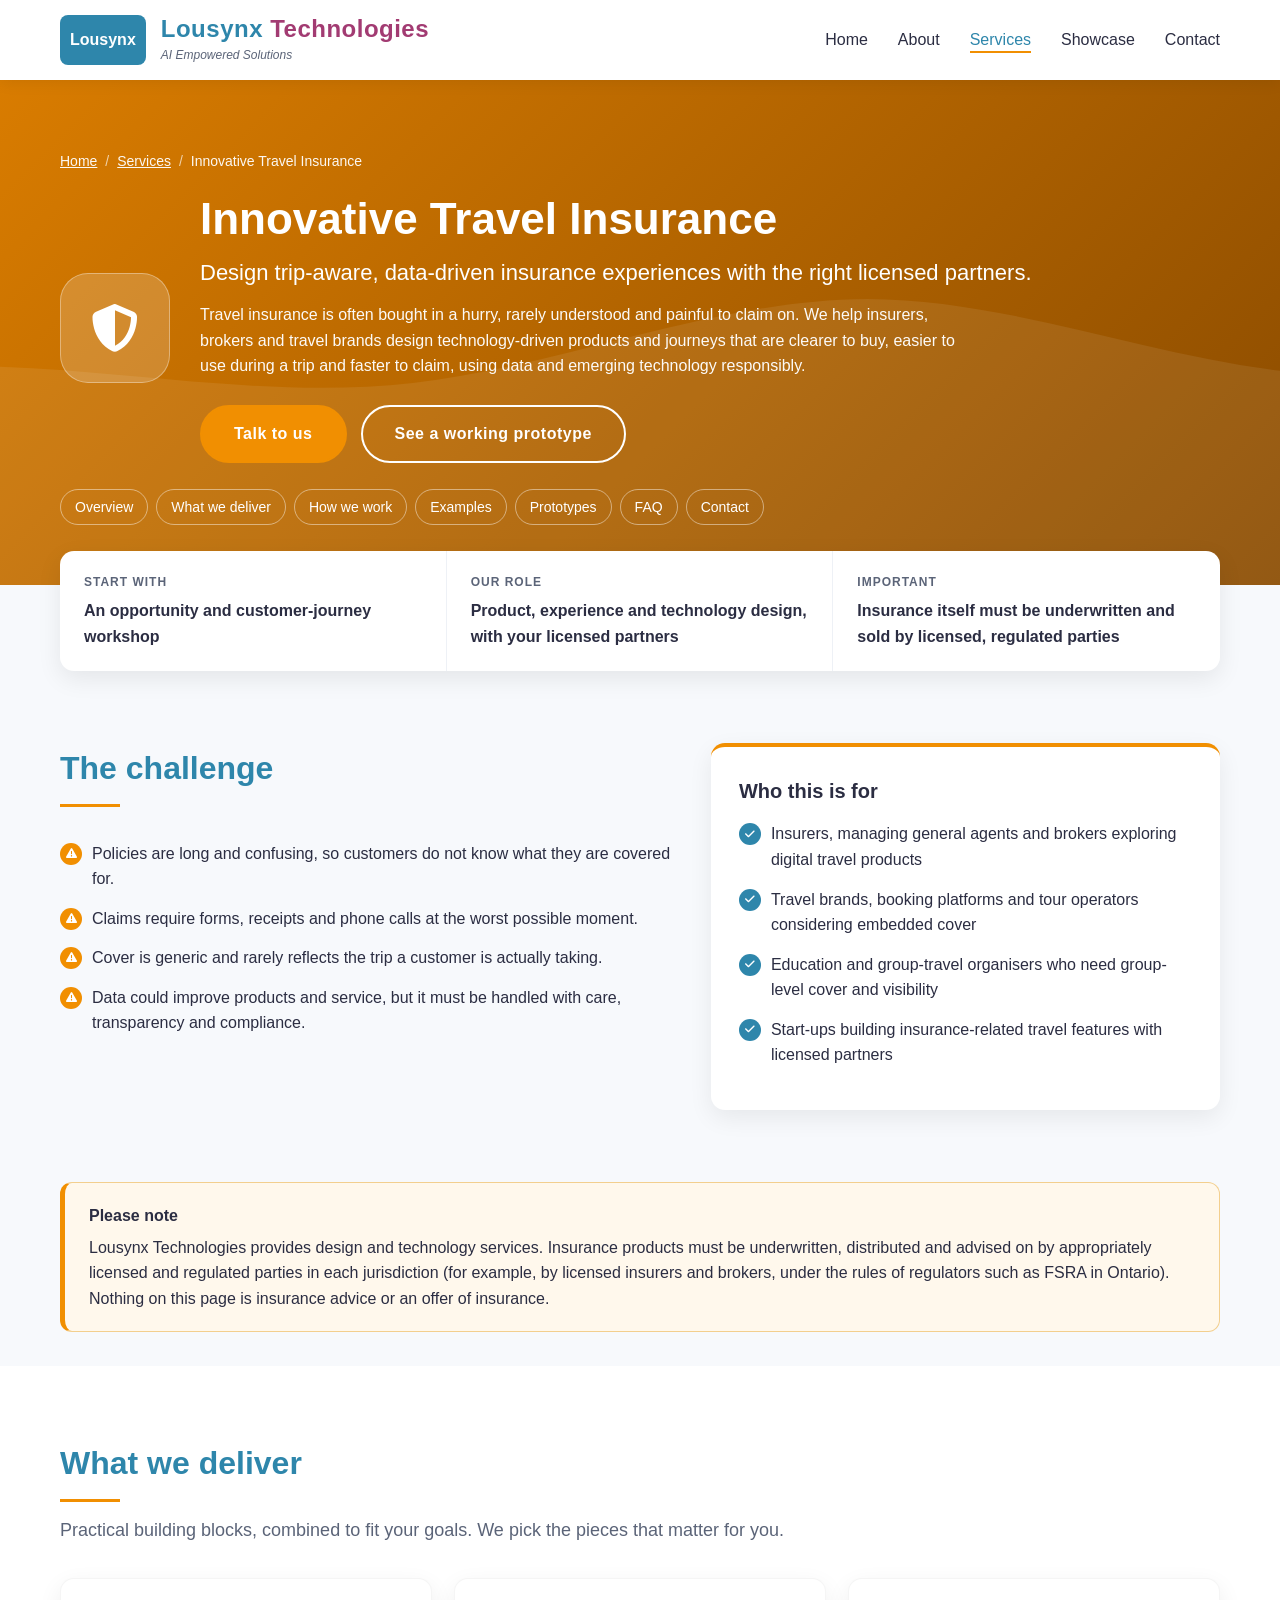
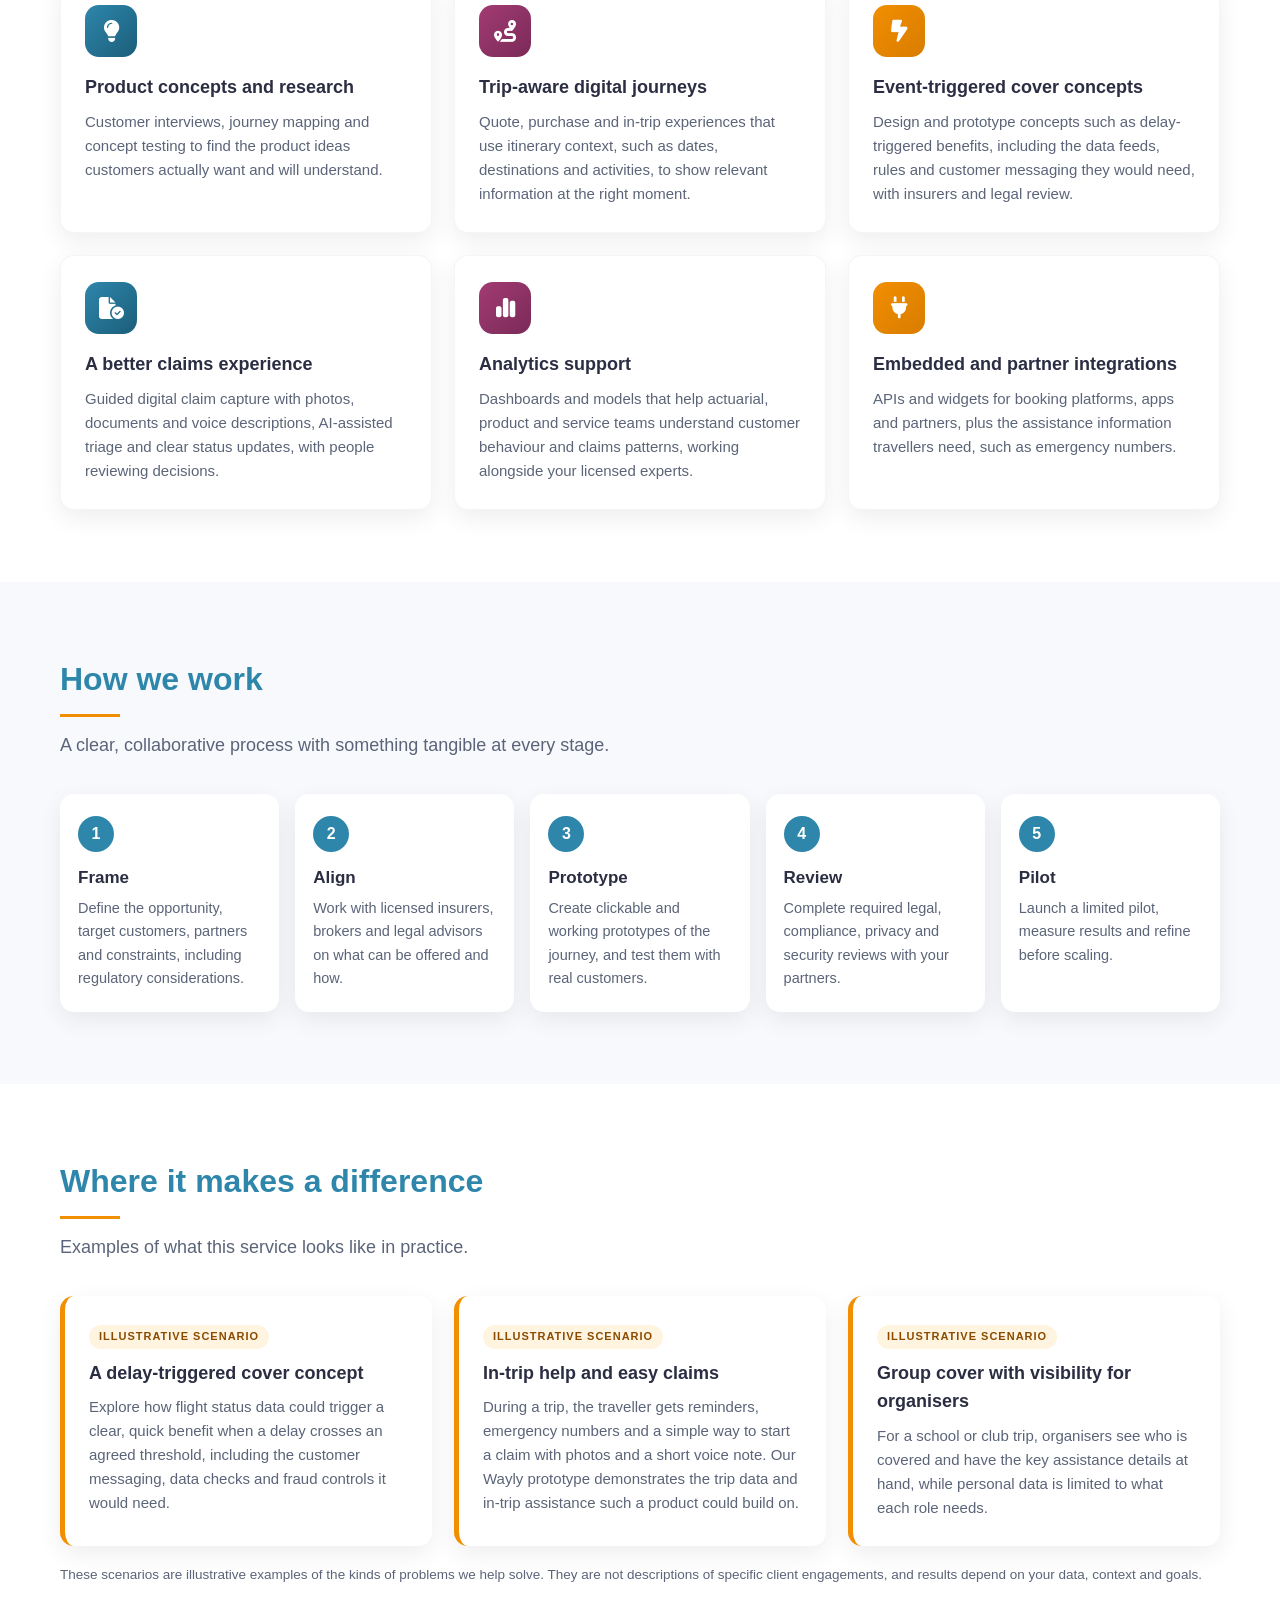
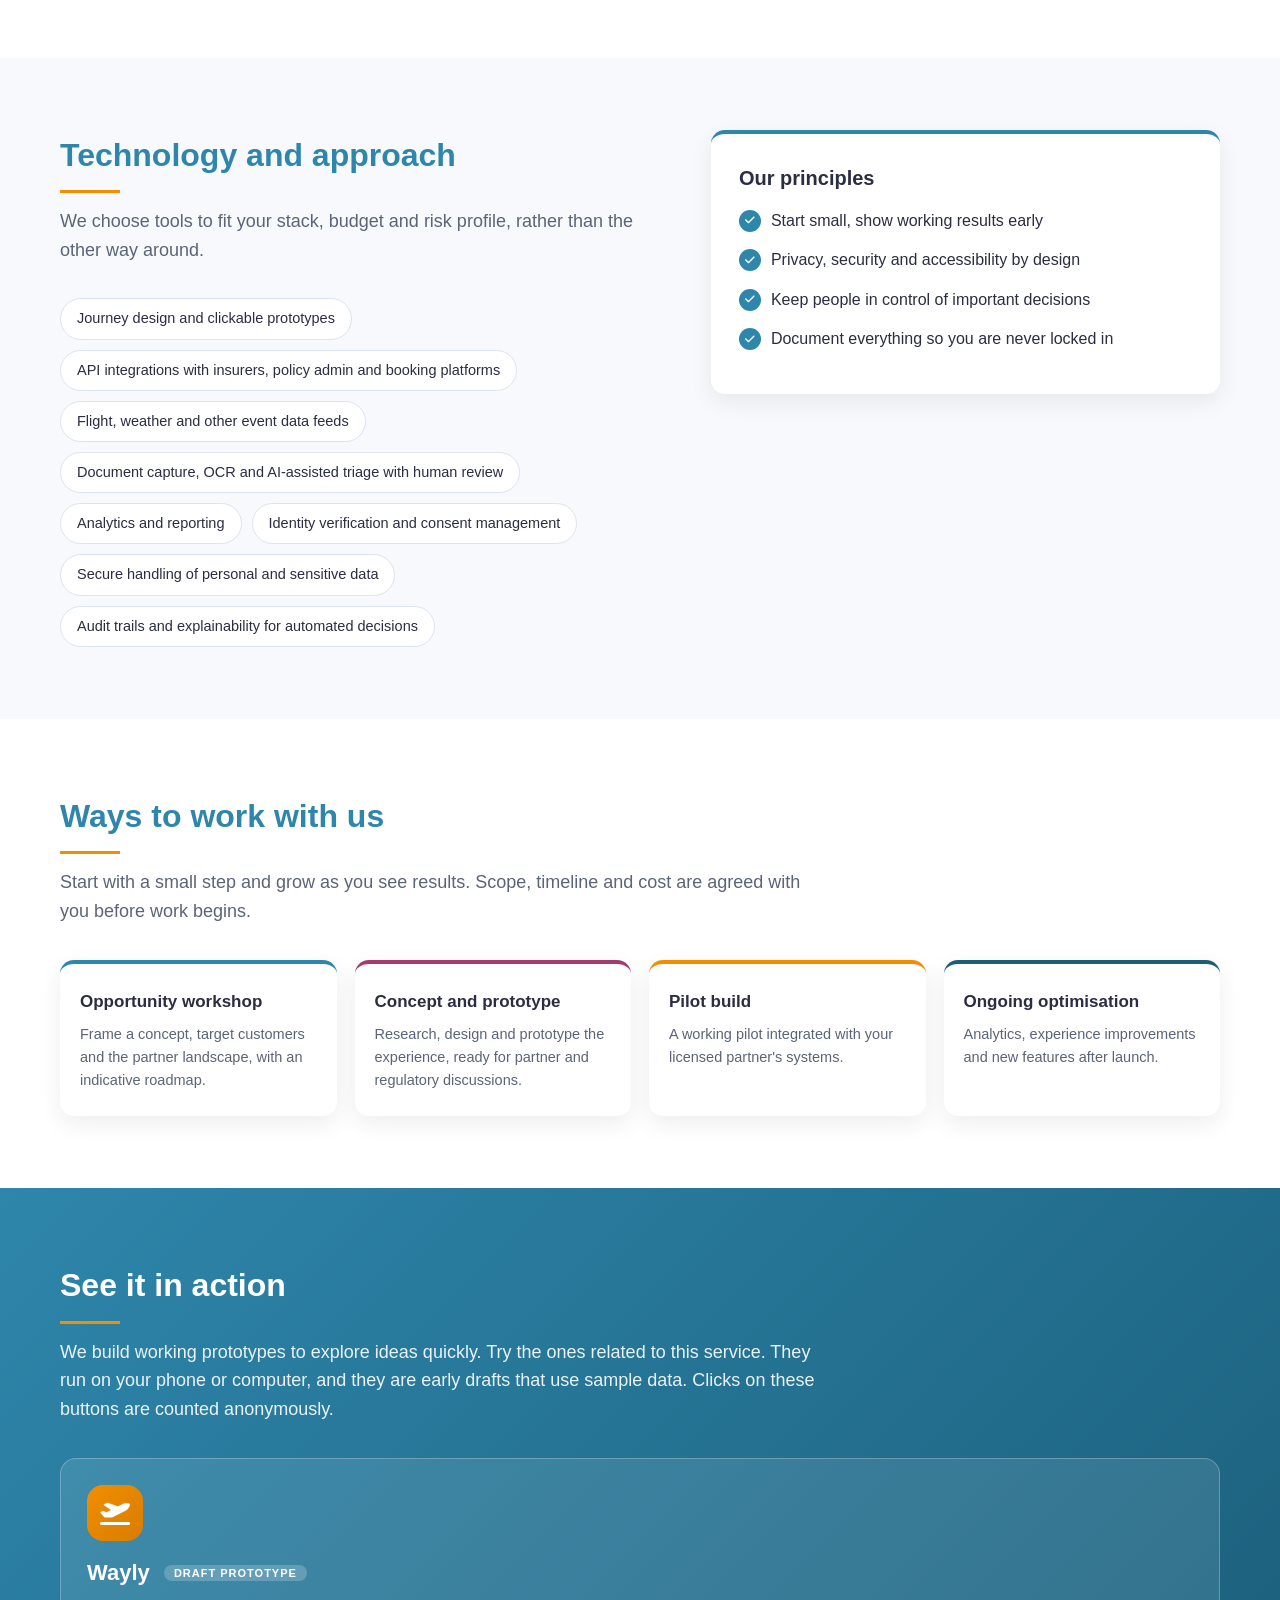
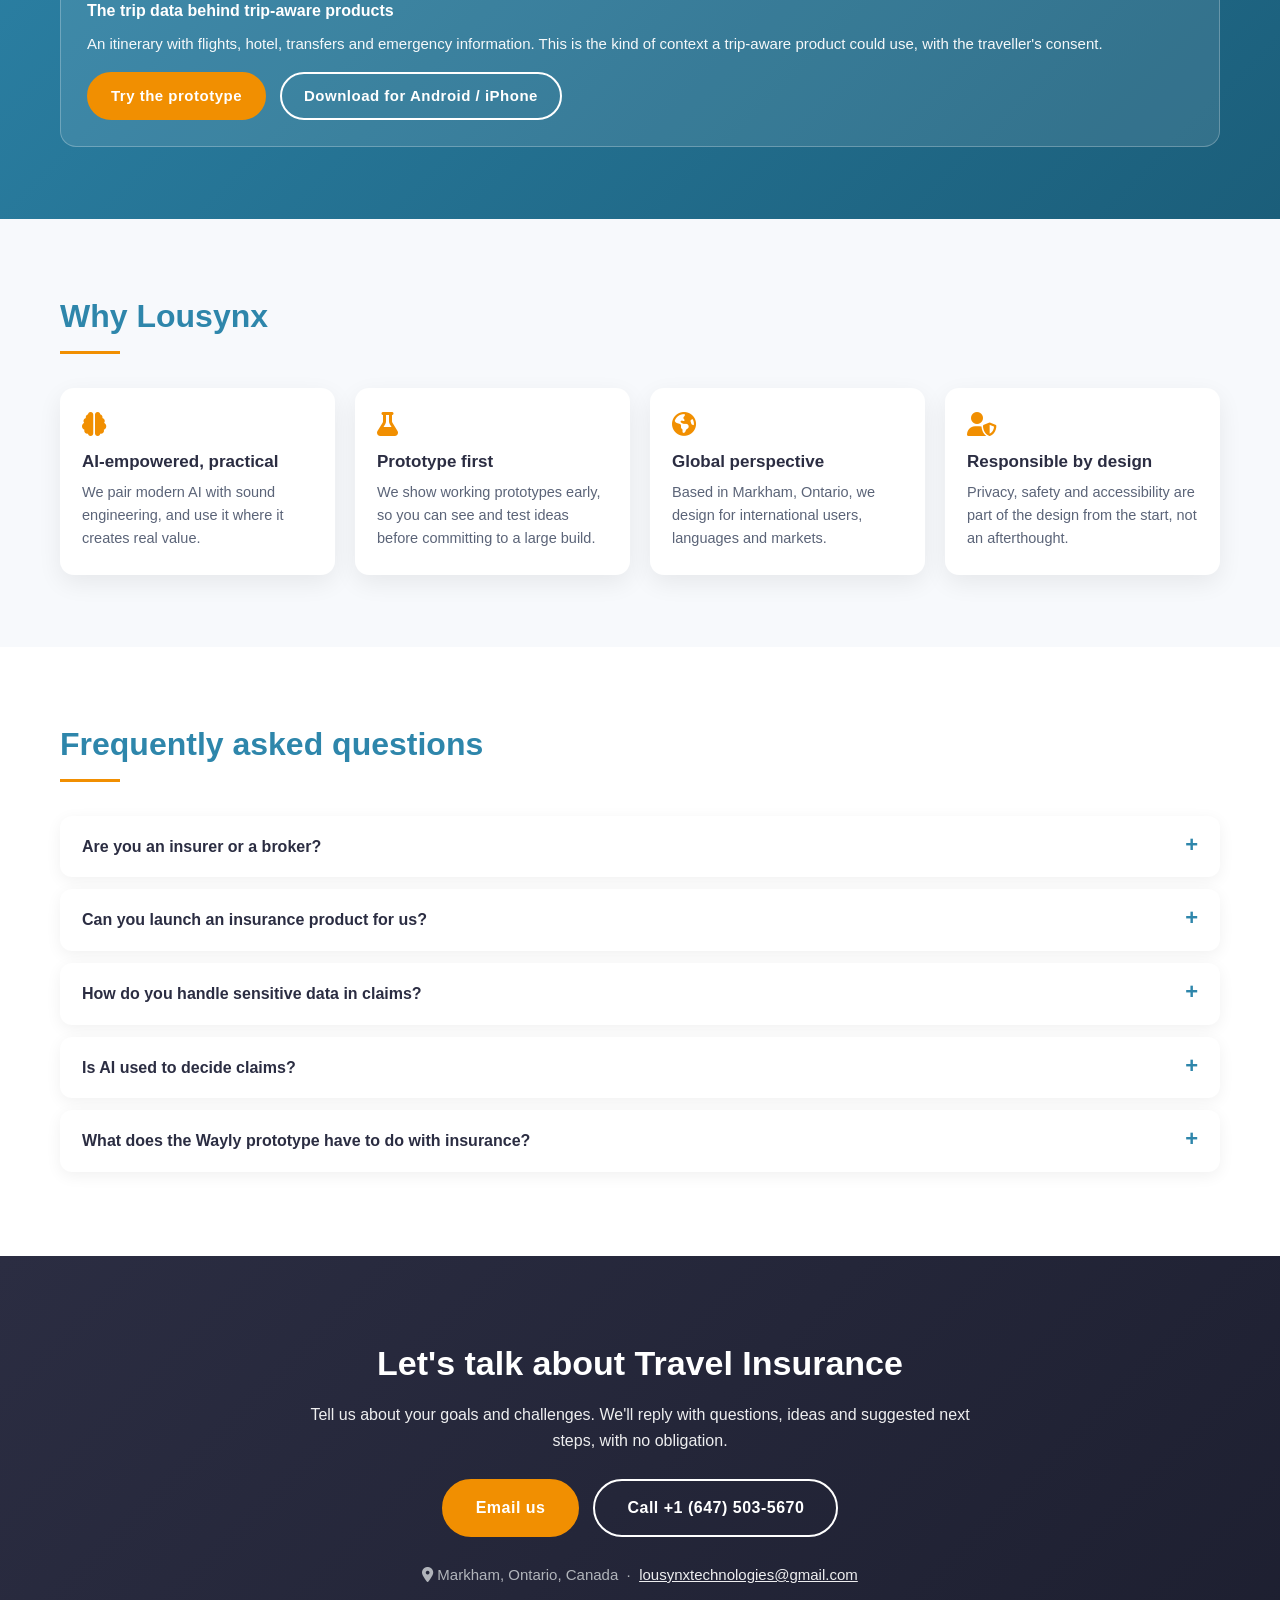
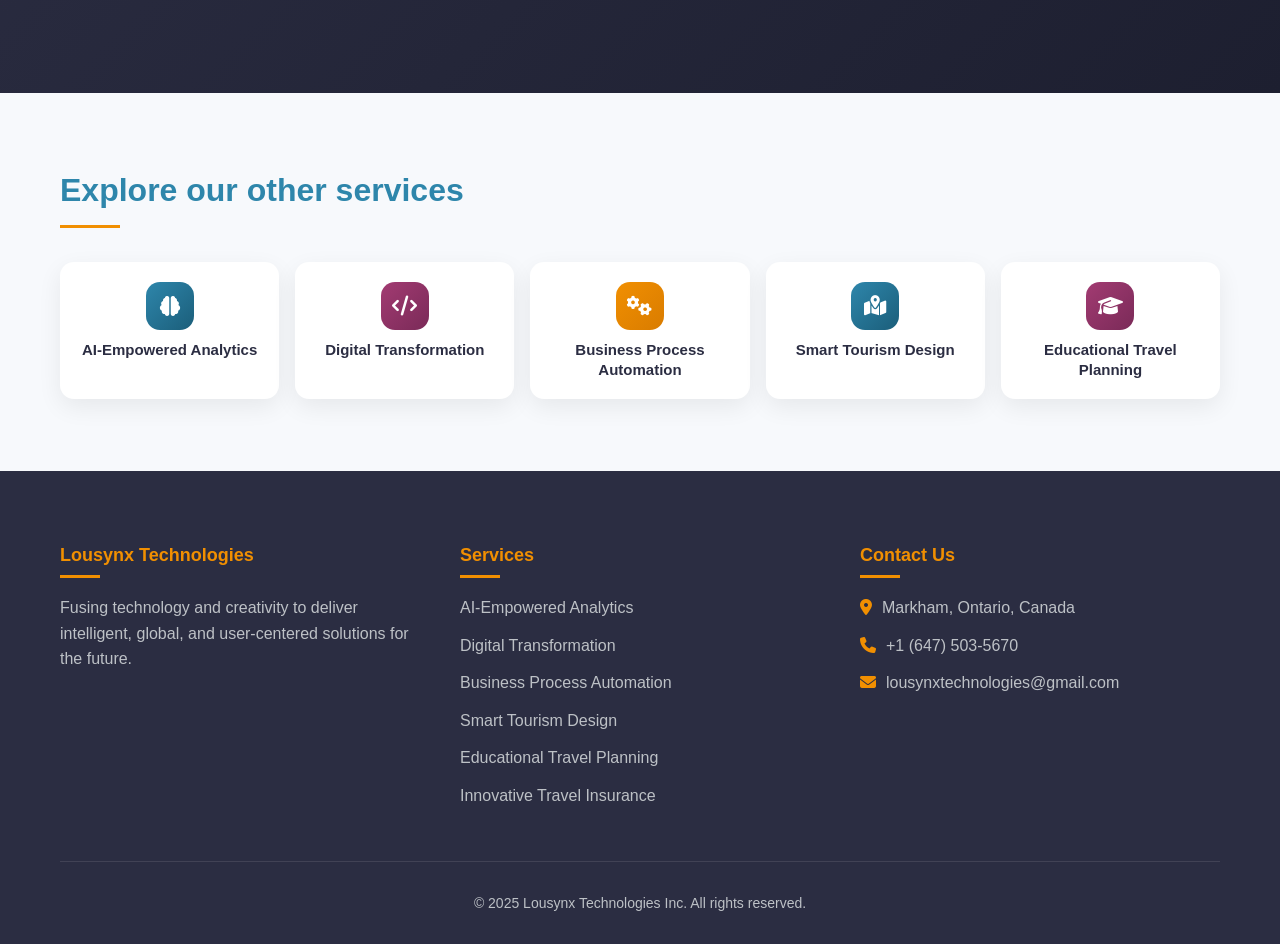
<file: services/travel-insurance.html>
<!DOCTYPE html>
<html lang="en">
<head>
<meta charset="UTF-8">
<meta name="viewport" content="width=device-width, initial-scale=1.0">
<title>Innovative Travel Insurance | Lousynx Technologies</title>
<meta name="description" content="Innovative travel insurance design by Lousynx Technologies: digital journeys, trip-aware products, claims experience and analytics, built with licensed insurance partners.">
<link rel="canonical" href="https://www.lousynx.com/services/travel-insurance.html">
<meta property="og:type" content="website">
<meta property="og:site_name" content="Lousynx Technologies">
<meta property="og:title" content="Innovative Travel Insurance | Lousynx Technologies">
<meta property="og:description" content="Innovative travel insurance design by Lousynx Technologies: digital journeys, trip-aware products, claims experience and analytics, built with licensed insurance partners.">
<meta property="og:url" content="https://www.lousynx.com/services/travel-insurance.html">
<meta name="twitter:card" content="summary">
<meta name="theme-color" content="#2E86AB">
<link rel="stylesheet" href="https://cdnjs.cloudflare.com/ajax/libs/font-awesome/6.4.0/css/all.min.css">
<link rel="stylesheet" href="services.css">
<script type="application/ld+json">{"@context": "https://schema.org", "@graph": [{"@type": "Organization", "@id": "https://www.lousynx.com/#org", "name": "Lousynx Technologies Inc.", "url": "https://www.lousynx.com/", "email": "lousynxtechnologies@gmail.com", "telephone": "+1 (647) 503-5670", "address": {"@type": "PostalAddress", "addressLocality": "Markham", "addressRegion": "ON", "addressCountry": "CA"}}, {"@type": "Service", "name": "Innovative Travel Insurance", "description": "Innovative travel insurance design by Lousynx Technologies: digital journeys, trip-aware products, claims experience and analytics, built with licensed insurance partners.", "url": "https://www.lousynx.com/services/travel-insurance.html", "areaServed": "Worldwide", "provider": {"@id": "https://www.lousynx.com/#org"}}, {"@type": "BreadcrumbList", "itemListElement": [{"@type": "ListItem", "position": 1, "name": "Home", "item": "https://www.lousynx.com/"}, {"@type": "ListItem", "position": 2, "name": "Services", "item": "https://www.lousynx.com/#services"}, {"@type": "ListItem", "position": 3, "name": "Innovative Travel Insurance", "item": "https://www.lousynx.com/services/travel-insurance.html"}]}, {"@type": "FAQPage", "mainEntity": [{"@type": "Question", "name": "Are you an insurer or a broker?", "acceptedAnswer": {"@type": "Answer", "text": "This service covers design and technology. Insurance products must be underwritten and distributed by appropriately licensed and regulated parties, and we design with them. We can help you identify and work with the right partners."}}, {"@type": "Question", "name": "Can you launch an insurance product for us?", "acceptedAnswer": {"@type": "Answer", "text": "We can design, prototype and build the digital experience and integrations. The product itself, its wording, pricing and approvals sit with your licensed insurer, broker and legal advisors."}}, {"@type": "Question", "name": "How do you handle sensitive data in claims?", "acceptedAnswer": {"@type": "Answer", "text": "We treat claims data, which can include health and financial information, as highly sensitive: minimal collection, strong access control, encryption and clear consent. Requirements depend on the region and the partners involved."}}, {"@type": "Question", "name": "Is AI used to decide claims?", "acceptedAnswer": {"@type": "Answer", "text": "We use AI to assist, for example by reading documents and triaging cases, and we keep people responsible for decisions. We also test for fairness and keep audit trails."}}, {"@type": "Question", "name": "What does the Wayly prototype have to do with insurance?", "acceptedAnswer": {"@type": "Answer", "text": "It shows the kind of trip context, such as dates, flights, hotels, transfers and emergency numbers, that could support trip-aware journeys in the future. It is not an insurance product."}}]}]}</script>
</head>
<body>
<a class="skip" href="#main">Skip to content</a>
<header>
  <div class="container">
    <nav class="navbar" aria-label="Main">
      <a class="logo-container" href="../">
        <div class="logo-img"><span>Lousynx</span></div>
        <div class="logo-text"><div class="logo-name">Lousynx <span>Technologies</span></div><div class="tagline">AI Empowered Solutions</div></div>
      </a>
      <ul class="nav-links">
        <li><a href="../">Home</a></li>
        <li><a href="../#about">About</a></li>
        <li><a href="../#services" aria-current="page">Services</a></li>
        <li><a href="../#showcase">Showcase</a></li>
        <li><a href="#contact">Contact</a></li>
      </ul>
    </nav>
  </div>
</header>

<main id="main">
<section class="page-hero g3">
  <div class="container">
    <nav class="crumbs" aria-label="Breadcrumb"><a href="../">Home</a><span aria-hidden="true">/</span><a href="../#services">Services</a><span aria-hidden="true">/</span><span>Innovative Travel Insurance</span></nav>
    <div class="hero-grid">
      <div class="hero-icon" aria-hidden="true"><i class="fas fa-shield-alt"></i></div>
      <div>
        <h1>Innovative Travel Insurance</h1>
        <p class="lead">Design trip-aware, data-driven insurance experiences with the right licensed partners.</p>
        <p class="intro">Travel insurance is often bought in a hurry, rarely understood and painful to claim on. We help insurers, brokers and travel brands design technology-driven products and journeys that are clearer to buy, easier to use during a trip and faster to claim, using data and emerging technology responsibly.</p>
        <div class="btn-row"><a class="btn" href="#contact">Talk to us</a><a class="btn btn-outline" href="#prototypes">See a working prototype</a></div>
      </div>
    </div>
    <div class="jump" aria-label="On this page"><a href="#overview">Overview</a><a href="#deliver">What we deliver</a><a href="#process">How we work</a><a href="#examples">Examples</a><a href="#prototypes">Prototypes</a><a href="#faq">FAQ</a><a href="#contact">Contact</a></div>
  </div>
</section>

<div class="container"><div class="glance"><div><small>Start with</small><b>An opportunity and customer-journey workshop</b></div><div><small>Our role</small><b>Product, experience and technology design, with your licensed partners</b></div><div><small>Important</small><b>Insurance itself must be underwritten and sold by licensed, regulated parties</b></div></div></div>

<section class="block" id="overview">
  <div class="container two">
    <div>
      <div class="sec-title"><h2>The challenge</h2></div>
      <ul class="checks warn"><li>Policies are long and confusing, so customers do not know what they are covered for.</li><li>Claims require forms, receipts and phone calls at the worst possible moment.</li><li>Cover is generic and rarely reflects the trip a customer is actually taking.</li><li>Data could improve products and service, but it must be handled with care, transparency and compliance.</li></ul>
    </div>
    <aside class="panel accent"><h3>Who this is for</h3><ul class="checks"><li>Insurers, managing general agents and brokers exploring digital travel products</li><li>Travel brands, booking platforms and tour operators considering embedded cover</li><li>Education and group-travel organisers who need group-level cover and visibility</li><li>Start-ups building insurance-related travel features with licensed partners</li></ul></aside>
  </div>
</section>
<div class="container"><div class="notice" role="note"><b>Please note</b>Lousynx Technologies provides design and technology services. Insurance products must be underwritten, distributed and advised on by appropriately licensed and regulated parties in each jurisdiction (for example, by licensed insurers and brokers, under the rules of regulators such as FSRA in Ontario). Nothing on this page is insurance advice or an offer of insurance.</div></div>
<section class="block alt" id="deliver">
  <div class="container">
    <div class="sec-title"><h2>What we deliver</h2><p>Practical building blocks, combined to fit your goals. We pick the pieces that matter for you.</p></div>
    <div class="cards"><div class="cap"><div class="ic g1"><i class="fas fa-lightbulb" aria-hidden="true"></i></div><h3>Product concepts and research</h3><p>Customer interviews, journey mapping and concept testing to find the product ideas customers actually want and will understand.</p></div><div class="cap"><div class="ic g2"><i class="fas fa-route" aria-hidden="true"></i></div><h3>Trip-aware digital journeys</h3><p>Quote, purchase and in-trip experiences that use itinerary context, such as dates, destinations and activities, to show relevant information at the right moment.</p></div><div class="cap"><div class="ic g3"><i class="fas fa-bolt-lightning" aria-hidden="true"></i></div><h3>Event-triggered cover concepts</h3><p>Design and prototype concepts such as delay-triggered benefits, including the data feeds, rules and customer messaging they would need, with insurers and legal review.</p></div><div class="cap"><div class="ic g1"><i class="fas fa-file-circle-check" aria-hidden="true"></i></div><h3>A better claims experience</h3><p>Guided digital claim capture with photos, documents and voice descriptions, AI-assisted triage and clear status updates, with people reviewing decisions.</p></div><div class="cap"><div class="ic g2"><i class="fas fa-chart-simple" aria-hidden="true"></i></div><h3>Analytics support</h3><p>Dashboards and models that help actuarial, product and service teams understand customer behaviour and claims patterns, working alongside your licensed experts.</p></div><div class="cap"><div class="ic g3"><i class="fas fa-plug" aria-hidden="true"></i></div><h3>Embedded and partner integrations</h3><p>APIs and widgets for booking platforms, apps and partners, plus the assistance information travellers need, such as emergency numbers.</p></div></div>
  </div>
</section>

<section class="block" id="process">
  <div class="container">
    <div class="sec-title"><h2>How we work</h2><p>A clear, collaborative process with something tangible at every stage.</p></div>
    <ol class="steps"><li><h3>Frame</h3><p>Define the opportunity, target customers, partners and constraints, including regulatory considerations.</p></li><li><h3>Align</h3><p>Work with licensed insurers, brokers and legal advisors on what can be offered and how.</p></li><li><h3>Prototype</h3><p>Create clickable and working prototypes of the journey, and test them with real customers.</p></li><li><h3>Review</h3><p>Complete required legal, compliance, privacy and security reviews with your partners.</p></li><li><h3>Pilot</h3><p>Launch a limited pilot, measure results and refine before scaling.</p></li></ol>
  </div>
</section>

<section class="block alt" id="examples">
  <div class="container">
    <div class="sec-title"><h2>Where it makes a difference</h2><p>Examples of what this service looks like in practice.</p></div>
    <div class="scen"><article><span class="tag">Illustrative scenario</span><h3>A delay-triggered cover concept</h3><p>Explore how flight status data could trigger a clear, quick benefit when a delay crosses an agreed threshold, including the customer messaging, data checks and fraud controls it would need.</p></article><article><span class="tag">Illustrative scenario</span><h3>In-trip help and easy claims</h3><p>During a trip, the traveller gets reminders, emergency numbers and a simple way to start a claim with photos and a short voice note. Our Wayly prototype demonstrates the trip data and in-trip assistance such a product could build on.</p></article><article><span class="tag">Illustrative scenario</span><h3>Group cover with visibility for organisers</h3><p>For a school or club trip, organisers see who is covered and have the key assistance details at hand, while personal data is limited to what each role needs.</p></article></div>
    <p class="fineprint">These scenarios are illustrative examples of the kinds of problems we help solve. They are not descriptions of specific client engagements, and results depend on your data, context and goals.</p>
  </div>
</section>

<section class="block" id="tech">
  <div class="container two">
    <div>
      <div class="sec-title"><h2>Technology and approach</h2><p>We choose tools to fit your stack, budget and risk profile, rather than the other way around.</p></div>
      <ul class="chips"><li>Journey design and clickable prototypes</li><li>API integrations with insurers, policy admin and booking platforms</li><li>Flight, weather and other event data feeds</li><li>Document capture, OCR and AI-assisted triage with human review</li><li>Analytics and reporting</li><li>Identity verification and consent management</li><li>Secure handling of personal and sensitive data</li><li>Audit trails and explainability for automated decisions</li></ul>
    </div>
    <aside class="panel"><h3>Our principles</h3><ul class="checks"><li>Start small, show working results early</li><li>Privacy, security and accessibility by design</li><li>Keep people in control of important decisions</li><li>Document everything so you are never locked in</li></ul></aside>
  </div>
</section>

<section class="block alt" id="engage">
  <div class="container">
    <div class="sec-title"><h2>Ways to work with us</h2><p>Start with a small step and grow as you see results. Scope, timeline and cost are agreed with you before work begins.</p></div>
    <div class="engage"><article><h3>Opportunity workshop</h3><p>Frame a concept, target customers and the partner landscape, with an indicative roadmap.</p></article><article><h3>Concept and prototype</h3><p>Research, design and prototype the experience, ready for partner and regulatory discussions.</p></article><article><h3>Pilot build</h3><p>A working pilot integrated with your licensed partner&#x27;s systems.</p></article><article><h3>Ongoing optimisation</h3><p>Analytics, experience improvements and new features after launch.</p></article></div>
  </div>
</section>

<section class="block protos" id="prototypes">
  <div class="container">
    <div class="sec-title"><h2>See it in action</h2><p>We build working prototypes to explore ideas quickly. Try the ones related to this service. They run on your phone or computer, and they are early drafts that use sample data. Clicks on these buttons are counted anonymously.</p></div>
    <div class="pgrid"><div class="proto"><div class="pi"><i class="fas fa-plane-departure" aria-hidden="true"></i></div><h3>Wayly <small>DRAFT PROTOTYPE</small></h3><h4>The trip data behind trip-aware products</h4><p>An itinerary with flights, hotel, transfers and emergency information. This is the kind of context a trip-aware product could use, with the traveller&#x27;s consent.</p><div class="btn-row"><a class="btn" href="../wayly/app.html" data-track="try" data-app="wayly" data-src="service">Try the prototype</a><a class="btn btn-outline" href="../wayly/">Download for Android / iPhone</a></div></div></div>
  </div>
</section>

<section class="block" id="why">
  <div class="container">
    <div class="sec-title"><h2>Why Lousynx</h2></div>
    <div class="why">
      <div><i class="fas fa-brain" aria-hidden="true"></i><h3>AI-empowered, practical</h3><p>We pair modern AI with sound engineering, and use it where it creates real value.</p></div>
      <div><i class="fas fa-flask" aria-hidden="true"></i><h3>Prototype first</h3><p>We show working prototypes early, so you can see and test ideas before committing to a large build.</p></div>
      <div><i class="fas fa-earth-americas" aria-hidden="true"></i><h3>Global perspective</h3><p>Based in Markham, Ontario, we design for international users, languages and markets.</p></div>
      <div><i class="fas fa-user-shield" aria-hidden="true"></i><h3>Responsible by design</h3><p>Privacy, safety and accessibility are part of the design from the start, not an afterthought.</p></div>
    </div>
  </div>
</section>

<section class="block alt faq" id="faq">
  <div class="container">
    <div class="sec-title"><h2>Frequently asked questions</h2></div>
    <details><summary>Are you an insurer or a broker?</summary><p>This service covers design and technology. Insurance products must be underwritten and distributed by appropriately licensed and regulated parties, and we design with them. We can help you identify and work with the right partners.</p></details><details><summary>Can you launch an insurance product for us?</summary><p>We can design, prototype and build the digital experience and integrations. The product itself, its wording, pricing and approvals sit with your licensed insurer, broker and legal advisors.</p></details><details><summary>How do you handle sensitive data in claims?</summary><p>We treat claims data, which can include health and financial information, as highly sensitive: minimal collection, strong access control, encryption and clear consent. Requirements depend on the region and the partners involved.</p></details><details><summary>Is AI used to decide claims?</summary><p>We use AI to assist, for example by reading documents and triaging cases, and we keep people responsible for decisions. We also test for fairness and keep audit trails.</p></details><details><summary>What does the Wayly prototype have to do with insurance?</summary><p>It shows the kind of trip context, such as dates, flights, hotels, transfers and emergency numbers, that could support trip-aware journeys in the future. It is not an insurance product.</p></details>
  </div>
</section>

<section class="cta" id="contact">
  <div class="container">
    <h2>Let's talk about Travel Insurance</h2>
    <p>Tell us about your goals and challenges. We'll reply with questions, ideas and suggested next steps, with no obligation.</p>
    <div class="btn-row"><a class="btn" href="mailto:lousynxtechnologies@gmail.com?subject=Enquiry:%20Innovative%20Travel%20Insurance">Email us</a><a class="btn btn-outline" href="tel:+16475035670">Call +1 (647) 503-5670</a></div>
    <p class="contact"><i class="fas fa-map-marker-alt" aria-hidden="true"></i> Markham, Ontario, Canada &nbsp;·&nbsp; <a href="mailto:lousynxtechnologies@gmail.com">lousynxtechnologies@gmail.com</a></p>
  </div>
</section>

<section class="block" id="related">
  <div class="container">
    <div class="sec-title"><h2>Explore our other services</h2></div>
    <div class="related"><a class="rel" href="ai-analytics.html"><div class="ic g1"><i class="fas fa-brain" aria-hidden="true"></i></div><b>AI-Empowered Analytics</b></a><a class="rel" href="digital-transformation.html"><div class="ic g2"><i class="fas fa-code" aria-hidden="true"></i></div><b>Digital Transformation</b></a><a class="rel" href="process-automation.html"><div class="ic g3"><i class="fas fa-cogs" aria-hidden="true"></i></div><b>Business Process Automation</b></a><a class="rel" href="smart-tourism.html"><div class="ic g1"><i class="fas fa-map-marked-alt" aria-hidden="true"></i></div><b>Smart Tourism Design</b></a><a class="rel" href="educational-travel.html"><div class="ic g2"><i class="fas fa-graduation-cap" aria-hidden="true"></i></div><b>Educational Travel Planning</b></a></div>
  </div>
</section>
</main>

<footer>
  <div class="container">
    <div class="footer-content">
      <div class="footer-column"><h3>Lousynx Technologies</h3><p>Fusing technology and creativity to deliver intelligent, global, and user-centered solutions for the future.</p></div>
      <div class="footer-column"><h3>Services</h3><ul><li><a href="ai-analytics.html">AI-Empowered Analytics</a></li><li><a href="digital-transformation.html">Digital Transformation</a></li><li><a href="process-automation.html">Business Process Automation</a></li><li><a href="smart-tourism.html">Smart Tourism Design</a></li><li><a href="educational-travel.html">Educational Travel Planning</a></li><li><a href="travel-insurance.html">Innovative Travel Insurance</a></li></ul></div>
      <div class="footer-column"><h3>Contact Us</h3><ul class="contact-info">
        <li><span class="contact-icon"><i class="fas fa-map-marker-alt" aria-hidden="true"></i></span><span>Markham, Ontario, Canada</span></li>
        <li><span class="contact-icon"><i class="fas fa-phone" aria-hidden="true"></i></span><span>+1 (647) 503-5670</span></li>
        <li><span class="contact-icon"><i class="fas fa-envelope" aria-hidden="true"></i></span><span>lousynxtechnologies@gmail.com</span></li>
      </ul></div>
    </div>
    <div class="copyright"><p>&copy; 2025 Lousynx Technologies Inc. All rights reserved.</p></div>
  </div>
</footer>
<script src="../track.js" defer></script>
</body>
</html>
</file>
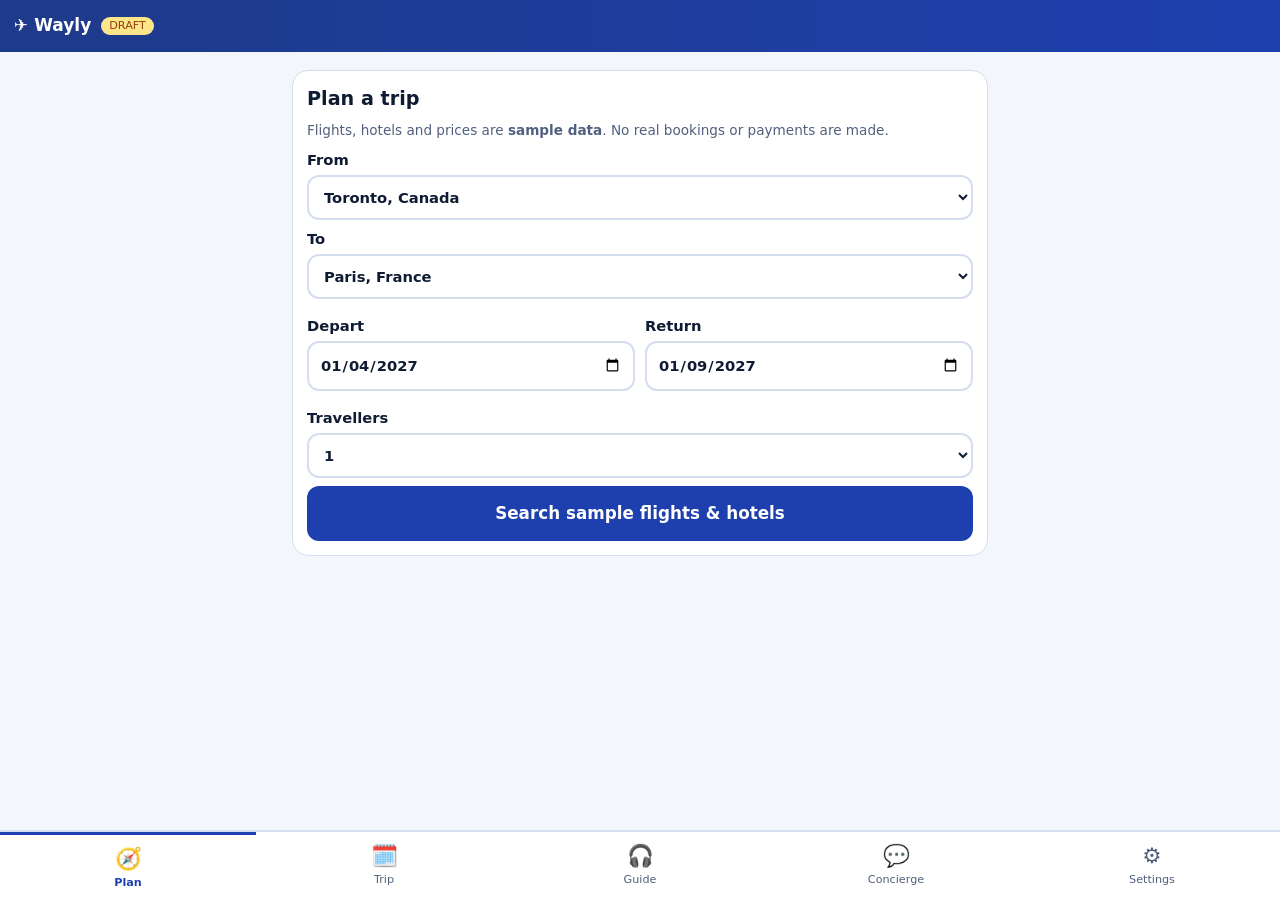
<file: wayly/app.html>
<!doctype html>
<html lang="en">
<head>
<meta charset="utf-8">
<meta name="viewport" content="width=device-width, initial-scale=1">
<meta name="theme-color" content="#1e3a8a">
<title>Wayly — AI Travel Concierge (Draft)</title>
<link rel="manifest" href="manifest.webmanifest">
<link rel="icon" href="icon.svg" type="image/svg+xml">
<meta name="mobile-web-app-capable" content="yes">
<meta name="apple-mobile-web-app-capable" content="yes">
<meta name="apple-mobile-web-app-title" content="Wayly">
<meta name="apple-mobile-web-app-status-bar-style" content="default">
<link rel="apple-touch-icon" href="apple-touch-icon.png">
<link rel="stylesheet" href="style.css">
</head>
<body class="appbody">
<header class="top">
  <strong>✈️ Wayly</strong><span class="tag warn">DRAFT</span>
  <button id="install" class="btn sm" hidden>Install</button>
</header>
<div id="banner" role="alert" aria-live="assertive" hidden></div>
<main id="view" aria-live="polite"></main>
<div id="modal" hidden></div>
<div id="toast" role="status" hidden></div>
<nav aria-label="Main"></nav>
<script src="data.js"></script>
<script src="app.js"></script>
<script src="../track.js" data-first-open="wayly" defer></script>
</body>
</html>
</file>
<file: carecircle/style.css>
:root{--bg:#f4f7f6;--card:#fff;--ink:#14231f;--mute:#4b5d57;--brand:#0f766e;--line:#cfdad6;--red:#b91c1c;--warn:#92400e;--fs:18px}
*{box-sizing:border-box}
[hidden]{display:none!important}
html,body{margin:0}
body{font:var(--fs)/1.5 system-ui,-apple-system,Segoe UI,Roboto,sans-serif;background:var(--bg);color:var(--ink)}
body.big{--fs:23px}
.appbody{padding:60px 0 84px}
.top{position:fixed;inset:0 0 auto 0;height:54px;display:flex;align-items:center;gap:10px;padding:0 14px;background:var(--brand);color:#fff;z-index:5}
.top strong{font-size:1.05rem}
.top .btn{margin-left:auto}.top .btn+.btn{margin-left:0}
.roles{display:flex;gap:8px;max-width:680px;margin:0 auto;padding:10px 12px 0}
.roles button{flex:1;padding:12px;border-radius:12px;border:2px solid var(--brand);background:#fff;color:var(--brand);font:inherit;font-weight:700;cursor:pointer}
.roles button[aria-pressed=true]{background:var(--brand);color:#fff}
main{max-width:680px;margin:0 auto;padding:12px}
.pad{padding:4px 4px 0}
.card{background:var(--card);border:1px solid var(--line);border-radius:16px;padding:16px;margin-bottom:12px}
.card.danger{border:2px solid var(--red)}
h2{margin:0 0 8px;font-size:1.25rem}h3{margin:0 0 6px}
p{margin:.4rem 0}
.hint,small{color:var(--mute);font-size:.85rem}
small{display:block}
.err{color:var(--red);font-weight:600}
.tag{display:inline-block;font-size:.7rem;padding:1px 8px;border-radius:999px;background:#e2e8e6;color:var(--mute);vertical-align:middle}
.tag.warn{background:#fde68a;color:var(--warn)}
label{display:block;margin:10px 0;font-weight:600}
input,select,textarea{display:block;width:100%;margin-top:6px;padding:12px;border-radius:12px;border:2px solid var(--line);background:#fff;color:var(--ink);font:inherit}
input:focus,select:focus,textarea:focus,button:focus-visible,a:focus-visible{outline:3px solid #f59e0b;outline-offset:2px}
.btn{background:var(--brand);color:#fff;border:0;padding:14px 20px;border-radius:14px;font:inherit;font-weight:700;cursor:pointer;text-decoration:none;display:inline-block;margin:6px 6px 0 0;min-height:48px}
.btn.sm{padding:8px 12px;min-height:0;font-size:.85rem;margin:0}
.btn.big{display:block;width:100%;text-align:center;font-size:1.1rem;padding:18px}
.btn.red{background:var(--red)}
.btn.ghost{background:#fff;color:var(--brand);border:2px solid var(--brand)}
.top .btn.ghost{background:transparent;color:#fff;border-color:#fff}
.grid{display:grid;grid-template-columns:1fr 1fr;gap:10px}
.tile{display:flex;flex-direction:column;align-items:center;gap:4px;text-align:center;padding:18px 10px;border-radius:16px;border:2px solid var(--line);background:#fff;font:inherit;color:var(--ink);cursor:pointer}
.tile .ico{font-size:2.2rem}.tile:hover{border-color:var(--brand)}
ul.plain{list-style:none;padding:0;margin:8px 0}
.acts{margin-top:10px}
.code{background:#ecfdf5;border:2px dashed var(--brand);border-radius:12px;padding:12px;margin:8px 0}
.code b{font-size:1.8rem;letter-spacing:.3rem}
.rate .star{background:none;border:0;font-size:2rem;color:#d97706;cursor:pointer;padding:2px 4px}
nav{position:fixed;inset:auto 0 0 0;display:flex;background:#fff;border-top:2px solid var(--line);z-index:5}
nav button{flex:1;padding:8px 2px;background:none;border:0;color:var(--mute);font:inherit;font-size:.78rem;cursor:pointer;display:flex;flex-direction:column;align-items:center}
nav button span{font-size:1.4rem}
nav button[aria-current=page]{color:var(--brand);font-weight:700;border-top:3px solid var(--brand)}
#toast{position:fixed;left:50%;bottom:92px;transform:translateX(-50%);background:#111d;color:#fff;padding:10px 16px;border-radius:999px;z-index:9;max-width:90%}
a{color:var(--brand)}
#map{height:52vh;min-height:300px;border-radius:14px;border:2px solid var(--line);margin:10px 0;z-index:0}
.legend{font-size:.8rem;color:var(--mute);display:flex;flex-wrap:wrap;gap:4px 12px;align-items:center;margin-bottom:6px}
.dot{display:inline-block;width:12px;height:12px;border-radius:50%;margin-right:4px;vertical-align:middle}
.dot.me{background:#2563eb}.dot.helper{background:#16a34a}.dot.senior{background:#ea580c}.dot.area{background:#ea580c33;border:2px solid #ea580c}
label.check{display:flex;align-items:center;gap:12px}
label.check input{width:28px;height:28px;margin:0;flex:none}
nav button{font-size:.7rem}
.hero{text-align:center;padding:26px 12px}
.hero h1{margin:.2em 0}
.btnrow{display:flex;gap:10px;flex-wrap:wrap;justify-content:center;margin-top:14px}
.warnbox{border-color:#d97706;background:#fffbeb}

/* accounts & profile */
.seg{display:flex;gap:6px;margin-bottom:10px}
.seg button{flex:1;padding:12px;border-radius:12px;border:2px solid var(--brand);background:#fff;color:var(--brand);font:inherit;font-weight:700;cursor:pointer}
.seg button[aria-selected=true]{background:var(--brand);color:#fff}
fieldset{border:0;padding:0;margin:8px 0}
legend{font-weight:700;margin-bottom:6px;padding:0}
.rolecard{display:block;margin:8px 0}
.rolecard input{position:absolute;opacity:0;width:1px;height:1px}
.rolecard span{display:block;border:2px solid var(--line);border-radius:14px;padding:12px;background:#fff;cursor:pointer}
.rolecard input:checked+span{border-color:var(--brand);background:#ecfdf5}
.rolecard input:focus-visible+span{outline:3px solid #f59e0b;outline-offset:2px}
.prof{display:flex;gap:14px;align-items:center}
.avatar{flex:none;width:64px;height:64px;border-radius:50%;background:var(--brand);color:#fff;display:flex;align-items:center;justify-content:center;font-size:1.5rem;font-weight:700}
.btn.danger{color:var(--red);border-color:var(--red)}
details summary{cursor:pointer}
fieldset.svc label.check{margin:6px 0;font-weight:500}
p.err:empty{display:none}
.ok{color:#047857;font-weight:600}

/* chat */
.chat .chathead{display:flex;gap:12px;align-items:center;margin-bottom:6px}
.chat h2{margin:0}
.hint.safe{background:#fffbeb;border:1px solid #fcd34d;border-radius:10px;padding:8px 10px}
.chatlog{list-style:none;margin:10px 0;padding:10px;height:42vh;min-height:220px;overflow-y:auto;background:#f1f5f4;border-radius:14px;display:flex;flex-direction:column;gap:8px}
.bubble{max-width:82%;padding:10px 12px;border-radius:16px;word-wrap:break-word;overflow-wrap:anywhere}
.bubble small{display:block;margin-top:2px;opacity:.75}
.bubble.me{align-self:flex-end;background:var(--brand);color:#fff;border-bottom-right-radius:4px}
.bubble.me small{color:#d1fae5}
.bubble.them{align-self:flex-start;background:#fff;border:1px solid var(--line);border-bottom-left-radius:4px}
.chatlog .empty{align-self:center;margin:auto}
.chips{display:flex;gap:6px;overflow-x:auto;padding:4px 0 8px}
.chip{flex:none;border:2px solid var(--line);background:#fff;color:var(--ink);padding:8px 12px;border-radius:999px;font:inherit;font-size:.85rem;cursor:pointer}
.chip:hover{border-color:var(--brand)}
.badge{display:inline-block;background:#dc2626;color:#fff;border-radius:999px;font-size:.72rem;font-style:normal;padding:0 7px;margin-left:4px;vertical-align:middle;line-height:1.5}
nav button span{position:relative}
.sr{position:absolute;width:1px;height:1px;overflow:hidden;clip:rect(0 0 0 0)}

/* reviews */
.rating{font-weight:700;color:#b45309;white-space:nowrap}
.rating small{color:var(--mute);font-weight:500}
.rating.new{font-weight:600;color:var(--mute)}
.stars{color:#d97706;letter-spacing:1px}
.helper .hrow{display:flex;gap:8px;align-items:center;flex-wrap:wrap}
.reviews{list-style:none;margin:8px 0 0;padding:0}
.reviews li{padding:8px 0;border-top:1px solid var(--line)}
form.rv fieldset{border:2px solid var(--line);border-radius:14px;padding:12px;margin:10px 0 0}
.starpick{display:inline-flex;flex-direction:row-reverse;position:relative}
.starpick input{position:absolute;opacity:0;width:1px;height:1px}
.starpick label{font-size:2.4rem;line-height:1;color:#cbd5d1;cursor:pointer;padding:0 3px;margin:0}
.starpick input:checked~label,.starpick label:hover,.starpick label:hover~label{color:#d97706}
.starpick input:focus-visible+label{outline:3px solid #f59e0b;border-radius:6px}
.tagpick{display:flex;flex-wrap:wrap;gap:6px;margin:8px 0}
.tagpick .chip{display:inline-flex;align-items:center;gap:6px;margin:0;font-weight:500}
.tagpick .chip input{width:18px;height:18px;margin:0}

/* download buttons + install tips */
.btnrow.three{display:flex;flex-wrap:wrap;gap:10px;justify-content:center;margin-top:14px}
.btnrow.three .btn{margin:0;min-width:210px;text-align:center}
[data-os=android] #dl-android,[data-os=ios] #dl-ios{background:var(--brand);color:#fff;border-color:var(--brand)}
.tipgrid{display:grid;grid-template-columns:1fr 1fr;gap:14px}
.tipgrid h3{margin:0 0 6px}
.tipgrid ol{margin:4px 0 6px 20px;padding:0}.tipgrid li{margin:3px 0}
[data-os=ios] #tip-ios{order:-1}
@media (max-width:640px){.tipgrid{grid-template-columns:1fr}.btnrow.three .btn{width:100%}}
</file>
<file: guildpool/style.css>
:root{--bg:#0f1221;--card:#181c33;--ink:#e9ebff;--mute:#9aa0c7;--brand:#6366f1;--ok:#34d399;--warn:#fbbf24;--line:#2a2f55}
*{box-sizing:border-box}
html,body{margin:0}
body{font:16px/1.5 system-ui,-apple-system,Segoe UI,Roboto,sans-serif;background:var(--bg);color:var(--ink)}
.appbody{padding:56px 0 68px}
.top{position:fixed;inset:0 0 auto 0;height:52px;display:flex;align-items:center;gap:10px;padding:0 14px;background:#12162b;border-bottom:1px solid var(--line);z-index:5}
.top .btn{margin-left:auto}
main{max-width:640px;margin:0 auto;padding:12px}
.card{background:var(--card);border:1px solid var(--line);border-radius:14px;padding:14px;margin-bottom:12px}
h2{margin:0 0 8px;font-size:1.1rem}h3{margin:0 0 6px;font-size:1rem}
p{margin:.4rem 0}
.hint,small{color:var(--mute);font-size:.85rem}
small{display:block}
.tag{display:inline-block;font-size:.7rem;padding:1px 8px;border-radius:999px;background:var(--line);color:var(--mute);vertical-align:middle}
.tag.warn{background:#4a3a0a;color:var(--warn)}
.ok{color:var(--ok)}
label{display:block;margin:8px 0;font-size:.9rem;color:var(--mute)}
input,select{display:block;width:100%;margin-top:4px;padding:10px;border-radius:10px;border:1px solid var(--line);background:#0f1224;color:var(--ink);font:inherit}
.btn{background:var(--brand);color:#fff;border:0;padding:10px 16px;border-radius:10px;font:inherit;font-weight:600;cursor:pointer;text-decoration:none;display:inline-block}
.btn:disabled{opacity:.4;cursor:not-allowed}
.btn.sm{padding:6px 12px;font-size:.85rem}
.btn.ghost{background:transparent;border:1px solid var(--line);color:var(--ink)}
.link{background:none;border:0;color:var(--mute);cursor:pointer;font:inherit}
.stats{display:flex;gap:10px;margin-bottom:8px}
.stats div{flex:1;background:#0f1224;border-radius:10px;padding:10px;text-align:center}
.stats b{display:block;font-size:1.4rem}.stats span{color:var(--mute);font-size:.8rem}
.bar{height:10px;background:#0f1224;border-radius:99px;overflow:hidden;margin:8px 0}
.bar i{display:block;height:100%;background:linear-gradient(90deg,var(--brand),var(--ok))}
ul.plain{list-style:none;padding:0;margin:8px 0}
ul.plain li{display:flex;justify-content:space-between;gap:8px;padding:8px 0;border-bottom:1px solid var(--line)}
nav{position:fixed;inset:auto 0 0 0;display:flex;background:#12162b;border-top:1px solid var(--line);z-index:5}
nav button{flex:1;padding:12px 2px;background:none;border:0;color:var(--mute);font:inherit;font-size:.78rem;cursor:pointer}
nav button[aria-current=page]{color:#fff;border-top:2px solid var(--brand)}
#toast{position:fixed;left:50%;bottom:76px;transform:translateX(-50%);background:#000c;color:#fff;padding:8px 14px;border-radius:999px;z-index:9}
a{color:#a5b4fc}
/* landing */
.hero{text-align:center;padding:28px 12px}
.hero h1{margin:.2em 0}
.btnrow{display:flex;gap:10px;flex-wrap:wrap;justify-content:center;margin-top:14px}
.warnbox{border-color:#6b4f0a;background:#241c07}

/* download buttons + install tips */
.btnrow.three{display:flex;flex-wrap:wrap;gap:10px;justify-content:center;margin-top:14px}
.btnrow.three .btn{margin:0;min-width:210px;text-align:center}
[data-os=android] #dl-android,[data-os=ios] #dl-ios{background:var(--brand);color:#fff;border-color:var(--brand)}
.tipgrid{display:grid;grid-template-columns:1fr 1fr;gap:14px}
.tipgrid h3{margin:0 0 6px}
.tipgrid ol{margin:4px 0 6px 20px;padding:0}.tipgrid li{margin:3px 0}
[data-os=ios] #tip-ios{order:-1}
@media (max-width:640px){.tipgrid{grid-template-columns:1fr}.btnrow.three .btn{width:100%}}
</file>
<file: wayly/style.css>
:root{--bg:#f3f6fb;--card:#fff;--ink:#0f1b33;--mute:#51607e;--brand:#1e40af;--accent:#f97316;--line:#d5deee;--red:#b91c1c;--ok:#047857}
*{box-sizing:border-box}
[hidden]{display:none!important}
html,body{margin:0}
body{font:17px/1.5 system-ui,-apple-system,Segoe UI,Roboto,sans-serif;background:var(--bg);color:var(--ink)}
.appbody{padding:58px 0 78px}
.top{position:fixed;inset:0 0 auto 0;height:52px;display:flex;align-items:center;gap:10px;padding:0 14px;background:linear-gradient(90deg,#1e3a8a,#1e40af);color:#fff;z-index:6}
.top .btn{margin-left:auto}
main{max-width:720px;margin:0 auto;padding:12px}
.card{background:var(--card);border:1px solid var(--line);border-radius:16px;padding:14px;margin-bottom:12px}
h2{margin:0 0 6px;font-size:1.2rem}h3{margin:0 0 8px;font-size:1.05rem}
p{margin:.4rem 0}
.hint,small{color:var(--mute);font-size:.85rem}small{display:block}
.hint.safe{background:#fffbeb;border:1px solid #fcd34d;border-radius:10px;padding:8px 10px}
.err{color:var(--red);font-weight:600}.err:empty{display:none}
.tag{display:inline-block;font-size:.7rem;padding:1px 8px;border-radius:999px;background:#e5eaf6;color:var(--mute);vertical-align:middle}
.tag.warn{background:#fde68a;color:#92400e}
label{display:block;margin:8px 0;font-weight:600;font-size:.92rem}
input,select{display:block;width:100%;margin-top:4px;padding:11px;border-radius:12px;border:2px solid var(--line);background:#fff;color:var(--ink);font:inherit}
input[type=range]{padding:0}
input:focus,select:focus,button:focus-visible,a:focus-visible{outline:3px solid var(--accent);outline-offset:2px}
.row{display:grid;grid-template-columns:1fr 1fr;gap:10px}
label.check{display:flex;gap:10px;align-items:center;font-weight:500}
label.check input{width:24px;height:24px;margin:0;flex:none}
.btn{background:var(--brand);color:#fff;border:0;padding:12px 18px;border-radius:12px;font:inherit;font-weight:700;cursor:pointer;text-decoration:none;display:inline-block;margin:6px 6px 0 0;min-height:44px}
.btn:disabled{opacity:.4;cursor:not-allowed}
.btn.sm{padding:7px 12px;min-height:0;font-size:.85rem;margin:0}
.btn.big{display:block;width:100%;text-align:center;font-size:1.05rem;padding:15px}
.btn.ghost{background:#fff;color:var(--brand);border:2px solid var(--brand)}
.btn.red{background:var(--red)}
.btn.danger{color:var(--red);border-color:var(--red)}
.top .btn{background:#fff;color:var(--brand)}
.acts{display:flex;flex-wrap:wrap;gap:6px;margin-top:8px}.acts .btn{margin:0}
ul.plain{list-style:none;padding:0;margin:8px 0}
.opt{display:grid;grid-template-columns:1fr auto;gap:2px 8px;text-align:left;width:100%;margin:8px 0 0;padding:12px;background:#fff;border:2px solid var(--line);border-radius:14px;font:inherit;color:var(--ink);cursor:pointer}
.opt.on{border-color:var(--brand);background:#eef3ff}
.opt .price{grid-row:1;grid-column:2;font-weight:800;color:var(--brand);text-align:right}
.opt small{grid-column:1 / -1}
.sum li{display:flex;justify-content:space-between;gap:10px;padding:8px 0;border-bottom:1px solid var(--line)}
.sum li.total{font-size:1.15rem;border:0}
nav{position:fixed;inset:auto 0 0 0;display:flex;background:#fff;border-top:2px solid var(--line);z-index:6}
nav button{flex:1;padding:8px 2px;background:none;border:0;color:var(--mute);font:inherit;font-size:.7rem;cursor:pointer;display:flex;flex-direction:column;align-items:center}
nav button span{font-size:1.35rem}
nav button[aria-current=page]{color:var(--brand);font-weight:700;border-top:3px solid var(--brand)}
#banner{position:fixed;top:52px;left:0;right:0;z-index:7;padding:8px 12px;background:#fff7ed;border-bottom:3px solid var(--accent)}
#banner .bn{max-width:720px;margin:0 auto;display:flex;gap:10px;justify-content:space-between;align-items:center;flex-wrap:wrap}
#banner b{display:block}#banner span{font-size:.9rem}
.nextup{border:2px solid var(--accent);background:#fff7ed}
.timeline{list-style:none;padding:0;margin:0}
.dayhead{font-weight:800;margin:14px 0 6px;color:var(--brand)}
.step{display:grid;grid-template-columns:78px 1fr;gap:10px;padding:10px 0;border-top:1px solid var(--line)}
.step .when b{display:block}.step.done{opacity:.55}.step.next{background:#fff7ed;border-radius:10px;padding-left:6px}
.step .what small{display:block}
.player{border:2px solid var(--brand);background:#eef3ff;position:sticky;top:56px;z-index:4}
.script{font-size:1.02rem}
.attr p{margin:6px 0}
.chatlog{list-style:none;margin:10px 0;padding:10px;height:44vh;min-height:220px;overflow-y:auto;background:#eef2f9;border-radius:14px;display:flex;flex-direction:column;gap:8px}
.bubble{max-width:88%;padding:10px 12px;border-radius:16px;overflow-wrap:anywhere}
.bubble.me{align-self:flex-end;background:var(--brand);color:#fff;border-bottom-right-radius:4px}
.bubble.bot{align-self:flex-start;background:#fff;border:1px solid var(--line);border-bottom-left-radius:4px}
.chips{display:flex;gap:6px;overflow-x:auto;padding:4px 0 8px}
.chip{flex:none;border:2px solid var(--line);background:#fff;color:var(--ink);padding:8px 12px;border-radius:999px;font:inherit;font-size:.85rem;cursor:pointer}
.chip:hover{border-color:var(--brand)}
.inrow{display:flex;gap:6px;align-items:stretch}.inrow input{margin:0;flex:1}.inrow .btn{margin:0}
.sr{position:absolute;width:1px;height:1px;overflow:hidden;clip:rect(0 0 0 0)}
#toast{position:fixed;left:50%;bottom:90px;transform:translateX(-50%);background:#0f1b33e6;color:#fff;padding:10px 16px;border-radius:999px;z-index:9;max-width:90%}
.sheet{position:fixed;inset:0;background:#0009;z-index:8;display:flex;align-items:flex-end;justify-content:center}
.sheet .panel{background:#fff;border-radius:20px 20px 0 0;padding:16px;width:100%;max-width:720px;max-height:90vh;overflow:auto}
.driver{margin:10px 0;padding:18px;border:3px solid var(--ink);border-radius:14px;text-align:center}
.driver b{display:block;font-size:1.7rem;margin:6px 0}
a{color:var(--brand)}
.pad{padding:0 4px}
.hero{text-align:center;padding:26px 12px}.hero h1{margin:.2em 0}
.btnrow{display:flex;gap:10px;flex-wrap:wrap;justify-content:center;margin-top:14px}
.warnbox{border-color:#d97706;background:#fffbeb}

/* download buttons + install tips */
.btnrow.three{display:flex;flex-wrap:wrap;gap:10px;justify-content:center;margin-top:14px}
.btnrow.three .btn{margin:0;min-width:210px;text-align:center}
[data-os=android] #dl-android,[data-os=ios] #dl-ios{background:var(--brand);color:#fff;border-color:var(--brand)}
.tipgrid{display:grid;grid-template-columns:1fr 1fr;gap:14px}
.tipgrid h3{margin:0 0 6px}
.tipgrid ol{margin:4px 0 6px 20px;padding:0}.tipgrid li{margin:3px 0}
[data-os=ios] #tip-ios{order:-1}
@media (max-width:640px){.tipgrid{grid-template-columns:1fr}.btnrow.three .btn{width:100%}}
</file>
<file: carecircle/vendor/leaflet/leaflet.css>
/* required styles */

.leaflet-pane,
.leaflet-tile,
.leaflet-marker-icon,
.leaflet-marker-shadow,
.leaflet-tile-container,
.leaflet-pane > svg,
.leaflet-pane > canvas,
.leaflet-zoom-box,
.leaflet-image-layer,
.leaflet-layer {
	position: absolute;
	left: 0;
	top: 0;
	}
.leaflet-container {
	overflow: hidden;
	}
.leaflet-tile,
.leaflet-marker-icon,
.leaflet-marker-shadow {
	-webkit-user-select: none;
	   -moz-user-select: none;
	        user-select: none;
	  -webkit-user-drag: none;
	}
/* Prevents IE11 from highlighting tiles in blue */
.leaflet-tile::selection {
	background: transparent;
}
/* Safari renders non-retina tile on retina better with this, but Chrome is worse */
.leaflet-safari .leaflet-tile {
	image-rendering: -webkit-optimize-contrast;
	}
/* hack that prevents hw layers "stretching" when loading new tiles */
.leaflet-safari .leaflet-tile-container {
	width: 1600px;
	height: 1600px;
	-webkit-transform-origin: 0 0;
	}
.leaflet-marker-icon,
.leaflet-marker-shadow {
	display: block;
	}
/* .leaflet-container svg: reset svg max-width decleration shipped in Joomla! (joomla.org) 3.x */
/* .leaflet-container img: map is broken in FF if you have max-width: 100% on tiles */
.leaflet-container .leaflet-overlay-pane svg {
	max-width: none !important;
	max-height: none !important;
	}
.leaflet-container .leaflet-marker-pane img,
.leaflet-container .leaflet-shadow-pane img,
.leaflet-container .leaflet-tile-pane img,
.leaflet-container img.leaflet-image-layer,
.leaflet-container .leaflet-tile {
	max-width: none !important;
	max-height: none !important;
	width: auto;
	padding: 0;
	}

.leaflet-container img.leaflet-tile {
	/* See: https://bugs.chromium.org/p/chromium/issues/detail?id=600120 */
	mix-blend-mode: plus-lighter;
}

.leaflet-container.leaflet-touch-zoom {
	-ms-touch-action: pan-x pan-y;
	touch-action: pan-x pan-y;
	}
.leaflet-container.leaflet-touch-drag {
	-ms-touch-action: pinch-zoom;
	/* Fallback for FF which doesn't support pinch-zoom */
	touch-action: none;
	touch-action: pinch-zoom;
}
.leaflet-container.leaflet-touch-drag.leaflet-touch-zoom {
	-ms-touch-action: none;
	touch-action: none;
}
.leaflet-container {
	-webkit-tap-highlight-color: transparent;
}
.leaflet-container a {
	-webkit-tap-highlight-color: rgba(51, 181, 229, 0.4);
}
.leaflet-tile {
	filter: inherit;
	visibility: hidden;
	}
.leaflet-tile-loaded {
	visibility: inherit;
	}
.leaflet-zoom-box {
	width: 0;
	height: 0;
	-moz-box-sizing: border-box;
	     box-sizing: border-box;
	z-index: 800;
	}
/* workaround for https://bugzilla.mozilla.org/show_bug.cgi?id=888319 */
.leaflet-overlay-pane svg {
	-moz-user-select: none;
	}

.leaflet-pane         { z-index: 400; }

.leaflet-tile-pane    { z-index: 200; }
.leaflet-overlay-pane { z-index: 400; }
.leaflet-shadow-pane  { z-index: 500; }
.leaflet-marker-pane  { z-index: 600; }
.leaflet-tooltip-pane   { z-index: 650; }
.leaflet-popup-pane   { z-index: 700; }

.leaflet-map-pane canvas { z-index: 100; }
.leaflet-map-pane svg    { z-index: 200; }

.leaflet-vml-shape {
	width: 1px;
	height: 1px;
	}
.lvml {
	behavior: url(#default#VML);
	display: inline-block;
	position: absolute;
	}


/* control positioning */

.leaflet-control {
	position: relative;
	z-index: 800;
	pointer-events: visiblePainted; /* IE 9-10 doesn't have auto */
	pointer-events: auto;
	}
.leaflet-top,
.leaflet-bottom {
	position: absolute;
	z-index: 1000;
	pointer-events: none;
	}
.leaflet-top {
	top: 0;
	}
.leaflet-right {
	right: 0;
	}
.leaflet-bottom {
	bottom: 0;
	}
.leaflet-left {
	left: 0;
	}
.leaflet-control {
	float: left;
	clear: both;
	}
.leaflet-right .leaflet-control {
	float: right;
	}
.leaflet-top .leaflet-control {
	margin-top: 10px;
	}
.leaflet-bottom .leaflet-control {
	margin-bottom: 10px;
	}
.leaflet-left .leaflet-control {
	margin-left: 10px;
	}
.leaflet-right .leaflet-control {
	margin-right: 10px;
	}


/* zoom and fade animations */

.leaflet-fade-anim .leaflet-popup {
	opacity: 0;
	-webkit-transition: opacity 0.2s linear;
	   -moz-transition: opacity 0.2s linear;
	        transition: opacity 0.2s linear;
	}
.leaflet-fade-anim .leaflet-map-pane .leaflet-popup {
	opacity: 1;
	}
.leaflet-zoom-animated {
	-webkit-transform-origin: 0 0;
	    -ms-transform-origin: 0 0;
	        transform-origin: 0 0;
	}
svg.leaflet-zoom-animated {
	will-change: transform;
}

.leaflet-zoom-anim .leaflet-zoom-animated {
	-webkit-transition: -webkit-transform 0.25s cubic-bezier(0,0,0.25,1);
	   -moz-transition:    -moz-transform 0.25s cubic-bezier(0,0,0.25,1);
	        transition:         transform 0.25s cubic-bezier(0,0,0.25,1);
	}
.leaflet-zoom-anim .leaflet-tile,
.leaflet-pan-anim .leaflet-tile {
	-webkit-transition: none;
	   -moz-transition: none;
	        transition: none;
	}

.leaflet-zoom-anim .leaflet-zoom-hide {
	visibility: hidden;
	}


/* cursors */

.leaflet-interactive {
	cursor: pointer;
	}
.leaflet-grab {
	cursor: -webkit-grab;
	cursor:    -moz-grab;
	cursor:         grab;
	}
.leaflet-crosshair,
.leaflet-crosshair .leaflet-interactive {
	cursor: crosshair;
	}
.leaflet-popup-pane,
.leaflet-control {
	cursor: auto;
	}
.leaflet-dragging .leaflet-grab,
.leaflet-dragging .leaflet-grab .leaflet-interactive,
.leaflet-dragging .leaflet-marker-draggable {
	cursor: move;
	cursor: -webkit-grabbing;
	cursor:    -moz-grabbing;
	cursor:         grabbing;
	}

/* marker & overlays interactivity */
.leaflet-marker-icon,
.leaflet-marker-shadow,
.leaflet-image-layer,
.leaflet-pane > svg path,
.leaflet-tile-container {
	pointer-events: none;
	}

.leaflet-marker-icon.leaflet-interactive,
.leaflet-image-layer.leaflet-interactive,
.leaflet-pane > svg path.leaflet-interactive,
svg.leaflet-image-layer.leaflet-interactive path {
	pointer-events: visiblePainted; /* IE 9-10 doesn't have auto */
	pointer-events: auto;
	}

/* visual tweaks */

.leaflet-container {
	background: #ddd;
	outline-offset: 1px;
	}
.leaflet-container a {
	color: #0078A8;
	}
.leaflet-zoom-box {
	border: 2px dotted #38f;
	background: rgba(255,255,255,0.5);
	}


/* general typography */
.leaflet-container {
	font-family: "Helvetica Neue", Arial, Helvetica, sans-serif;
	font-size: 12px;
	font-size: 0.75rem;
	line-height: 1.5;
	}


/* general toolbar styles */

.leaflet-bar {
	box-shadow: 0 1px 5px rgba(0,0,0,0.65);
	border-radius: 4px;
	}
.leaflet-bar a {
	background-color: #fff;
	border-bottom: 1px solid #ccc;
	width: 26px;
	height: 26px;
	line-height: 26px;
	display: block;
	text-align: center;
	text-decoration: none;
	color: black;
	}
.leaflet-bar a,
.leaflet-control-layers-toggle {
	background-position: 50% 50%;
	background-repeat: no-repeat;
	display: block;
	}
.leaflet-bar a:hover,
.leaflet-bar a:focus {
	background-color: #f4f4f4;
	}
.leaflet-bar a:first-child {
	border-top-left-radius: 4px;
	border-top-right-radius: 4px;
	}
.leaflet-bar a:last-child {
	border-bottom-left-radius: 4px;
	border-bottom-right-radius: 4px;
	border-bottom: none;
	}
.leaflet-bar a.leaflet-disabled {
	cursor: default;
	background-color: #f4f4f4;
	color: #bbb;
	}

.leaflet-touch .leaflet-bar a {
	width: 30px;
	height: 30px;
	line-height: 30px;
	}
.leaflet-touch .leaflet-bar a:first-child {
	border-top-left-radius: 2px;
	border-top-right-radius: 2px;
	}
.leaflet-touch .leaflet-bar a:last-child {
	border-bottom-left-radius: 2px;
	border-bottom-right-radius: 2px;
	}

/* zoom control */

.leaflet-control-zoom-in,
.leaflet-control-zoom-out {
	font: bold 18px 'Lucida Console', Monaco, monospace;
	text-indent: 1px;
	}

.leaflet-touch .leaflet-control-zoom-in, .leaflet-touch .leaflet-control-zoom-out  {
	font-size: 22px;
	}


/* layers control */

.leaflet-control-layers {
	box-shadow: 0 1px 5px rgba(0,0,0,0.4);
	background: #fff;
	border-radius: 5px;
	}
.leaflet-control-layers-toggle {
	background-image: url(images/layers.png);
	width: 36px;
	height: 36px;
	}
.leaflet-retina .leaflet-control-layers-toggle {
	background-image: url(images/layers-2x.png);
	background-size: 26px 26px;
	}
.leaflet-touch .leaflet-control-layers-toggle {
	width: 44px;
	height: 44px;
	}
.leaflet-control-layers .leaflet-control-layers-list,
.leaflet-control-layers-expanded .leaflet-control-layers-toggle {
	display: none;
	}
.leaflet-control-layers-expanded .leaflet-control-layers-list {
	display: block;
	position: relative;
	}
.leaflet-control-layers-expanded {
	padding: 6px 10px 6px 6px;
	color: #333;
	background: #fff;
	}
.leaflet-control-layers-scrollbar {
	overflow-y: scroll;
	overflow-x: hidden;
	padding-right: 5px;
	}
.leaflet-control-layers-selector {
	margin-top: 2px;
	position: relative;
	top: 1px;
	}
.leaflet-control-layers label {
	display: block;
	font-size: 13px;
	font-size: 1.08333em;
	}
.leaflet-control-layers-separator {
	height: 0;
	border-top: 1px solid #ddd;
	margin: 5px -10px 5px -6px;
	}

/* Default icon URLs */
.leaflet-default-icon-path { /* used only in path-guessing heuristic, see L.Icon.Default */
	background-image: url(images/marker-icon.png);
	}


/* attribution and scale controls */

.leaflet-container .leaflet-control-attribution {
	background: #fff;
	background: rgba(255, 255, 255, 0.8);
	margin: 0;
	}
.leaflet-control-attribution,
.leaflet-control-scale-line {
	padding: 0 5px;
	color: #333;
	line-height: 1.4;
	}
.leaflet-control-attribution a {
	text-decoration: none;
	}
.leaflet-control-attribution a:hover,
.leaflet-control-attribution a:focus {
	text-decoration: underline;
	}
.leaflet-attribution-flag {
	display: inline !important;
	vertical-align: baseline !important;
	width: 1em;
	height: 0.6669em;
	}
.leaflet-left .leaflet-control-scale {
	margin-left: 5px;
	}
.leaflet-bottom .leaflet-control-scale {
	margin-bottom: 5px;
	}
.leaflet-control-scale-line {
	border: 2px solid #777;
	border-top: none;
	line-height: 1.1;
	padding: 2px 5px 1px;
	white-space: nowrap;
	-moz-box-sizing: border-box;
	     box-sizing: border-box;
	background: rgba(255, 255, 255, 0.8);
	text-shadow: 1px 1px #fff;
	}
.leaflet-control-scale-line:not(:first-child) {
	border-top: 2px solid #777;
	border-bottom: none;
	margin-top: -2px;
	}
.leaflet-control-scale-line:not(:first-child):not(:last-child) {
	border-bottom: 2px solid #777;
	}

.leaflet-touch .leaflet-control-attribution,
.leaflet-touch .leaflet-control-layers,
.leaflet-touch .leaflet-bar {
	box-shadow: none;
	}
.leaflet-touch .leaflet-control-layers,
.leaflet-touch .leaflet-bar {
	border: 2px solid rgba(0,0,0,0.2);
	background-clip: padding-box;
	}


/* popup */

.leaflet-popup {
	position: absolute;
	text-align: center;
	margin-bottom: 20px;
	}
.leaflet-popup-content-wrapper {
	padding: 1px;
	text-align: left;
	border-radius: 12px;
	}
.leaflet-popup-content {
	margin: 13px 24px 13px 20px;
	line-height: 1.3;
	font-size: 13px;
	font-size: 1.08333em;
	min-height: 1px;
	}
.leaflet-popup-content p {
	margin: 17px 0;
	margin: 1.3em 0;
	}
.leaflet-popup-tip-container {
	width: 40px;
	height: 20px;
	position: absolute;
	left: 50%;
	margin-top: -1px;
	margin-left: -20px;
	overflow: hidden;
	pointer-events: none;
	}
.leaflet-popup-tip {
	width: 17px;
	height: 17px;
	padding: 1px;

	margin: -10px auto 0;
	pointer-events: auto;

	-webkit-transform: rotate(45deg);
	   -moz-transform: rotate(45deg);
	    -ms-transform: rotate(45deg);
	        transform: rotate(45deg);
	}
.leaflet-popup-content-wrapper,
.leaflet-popup-tip {
	background: white;
	color: #333;
	box-shadow: 0 3px 14px rgba(0,0,0,0.4);
	}
.leaflet-container a.leaflet-popup-close-button {
	position: absolute;
	top: 0;
	right: 0;
	border: none;
	text-align: center;
	width: 24px;
	height: 24px;
	font: 16px/24px Tahoma, Verdana, sans-serif;
	color: #757575;
	text-decoration: none;
	background: transparent;
	}
.leaflet-container a.leaflet-popup-close-button:hover,
.leaflet-container a.leaflet-popup-close-button:focus {
	color: #585858;
	}
.leaflet-popup-scrolled {
	overflow: auto;
	}

.leaflet-oldie .leaflet-popup-content-wrapper {
	-ms-zoom: 1;
	}
.leaflet-oldie .leaflet-popup-tip {
	width: 24px;
	margin: 0 auto;

	-ms-filter: "progid:DXImageTransform.Microsoft.Matrix(M11=0.70710678, M12=0.70710678, M21=-0.70710678, M22=0.70710678)";
	filter: progid:DXImageTransform.Microsoft.Matrix(M11=0.70710678, M12=0.70710678, M21=-0.70710678, M22=0.70710678);
	}

.leaflet-oldie .leaflet-control-zoom,
.leaflet-oldie .leaflet-control-layers,
.leaflet-oldie .leaflet-popup-content-wrapper,
.leaflet-oldie .leaflet-popup-tip {
	border: 1px solid #999;
	}


/* div icon */

.leaflet-div-icon {
	background: #fff;
	border: 1px solid #666;
	}


/* Tooltip */
/* Base styles for the element that has a tooltip */
.leaflet-tooltip {
	position: absolute;
	padding: 6px;
	background-color: #fff;
	border: 1px solid #fff;
	border-radius: 3px;
	color: #222;
	white-space: nowrap;
	-webkit-user-select: none;
	-moz-user-select: none;
	-ms-user-select: none;
	user-select: none;
	pointer-events: none;
	box-shadow: 0 1px 3px rgba(0,0,0,0.4);
	}
.leaflet-tooltip.leaflet-interactive {
	cursor: pointer;
	pointer-events: auto;
	}
.leaflet-tooltip-top:before,
.leaflet-tooltip-bottom:before,
.leaflet-tooltip-left:before,
.leaflet-tooltip-right:before {
	position: absolute;
	pointer-events: none;
	border: 6px solid transparent;
	background: transparent;
	content: "";
	}

/* Directions */

.leaflet-tooltip-bottom {
	margin-top: 6px;
}
.leaflet-tooltip-top {
	margin-top: -6px;
}
.leaflet-tooltip-bottom:before,
.leaflet-tooltip-top:before {
	left: 50%;
	margin-left: -6px;
	}
.leaflet-tooltip-top:before {
	bottom: 0;
	margin-bottom: -12px;
	border-top-color: #fff;
	}
.leaflet-tooltip-bottom:before {
	top: 0;
	margin-top: -12px;
	margin-left: -6px;
	border-bottom-color: #fff;
	}
.leaflet-tooltip-left {
	margin-left: -6px;
}
.leaflet-tooltip-right {
	margin-left: 6px;
}
.leaflet-tooltip-left:before,
.leaflet-tooltip-right:before {
	top: 50%;
	margin-top: -6px;
	}
.leaflet-tooltip-left:before {
	right: 0;
	margin-right: -12px;
	border-left-color: #fff;
	}
.leaflet-tooltip-right:before {
	left: 0;
	margin-left: -12px;
	border-right-color: #fff;
	}

/* Printing */

@media print {
	/* Prevent printers from removing background-images of controls. */
	.leaflet-control {
		-webkit-print-color-adjust: exact;
		print-color-adjust: exact;
		}
	}
</file>
<file: services/services.css>
/* Lousynx Technologies — service detail pages. Matches the look of the homepage. */
:root{--primary:#2E86AB;--secondary:#A23B72;--accent:#F18F01;--light:#F7F9FC;--dark:#2B2D42;--gray:#8D99AE;--muted:#5b6478;
  --gradient-1:linear-gradient(135deg,#2E86AB,#1B5E7A);--gradient-2:linear-gradient(135deg,#A23B72,#7A2A58);--gradient-3:linear-gradient(135deg,#F18F01,#D97C00)}
*{margin:0;padding:0;box-sizing:border-box;font-family:'Segoe UI',Tahoma,Geneva,Verdana,sans-serif}
html{scroll-behavior:smooth}
body{color:var(--dark);background:var(--light);line-height:1.6;overflow-x:hidden}
img{max-width:100%}
a{color:var(--primary)}
.container{max-width:1200px;margin:0 auto;padding:0 20px}
.skip{position:absolute;left:-999px;top:0;background:#fff;color:var(--dark);padding:10px 16px;z-index:200;border-radius:0 0 8px 0}
.skip:focus{left:0}
:focus-visible{outline:3px solid var(--accent);outline-offset:3px}

/* header */
header{background:rgba(255,255,255,.95);box-shadow:0 2px 15px rgba(0,0,0,.08);position:sticky;top:0;z-index:100;backdrop-filter:blur(10px)}
.navbar{display:flex;justify-content:space-between;align-items:center;padding:15px 0}
.logo-container{display:flex;align-items:center;text-decoration:none}
.logo-img{height:50px;width:auto;margin-right:15px;background:var(--primary);color:#fff;display:flex;align-items:center;justify-content:center;font-weight:bold;border-radius:8px}
.logo-img span{padding:10px}
.logo-text{display:flex;flex-direction:column}
.logo-name{font-size:24px;font-weight:700;color:var(--primary);letter-spacing:.5px;line-height:1.2}
.logo-name span{color:var(--secondary)}
.tagline{font-size:12px;color:var(--muted);font-style:italic;margin-top:2px}
.nav-links{display:flex;list-style:none}
.nav-links li{margin-left:30px}
.nav-links a{text-decoration:none;color:var(--dark);font-weight:500;transition:color .3s;position:relative}
.nav-links a:hover,.nav-links a[aria-current=page]{color:var(--primary)}
.nav-links a::after{content:'';position:absolute;width:0;height:2px;bottom:-5px;left:0;background:var(--accent);transition:width .3s}
.nav-links a:hover::after,.nav-links a[aria-current=page]::after{width:100%}

/* buttons */
.btn{display:inline-block;background:var(--accent);color:#fff;padding:14px 32px;border-radius:30px;text-decoration:none;font-weight:600;transition:all .3s;letter-spacing:.5px;border:2px solid var(--accent);cursor:pointer;font-size:16px}
.btn:hover{background:#D97C00;border-color:#D97C00;transform:translateY(-3px);box-shadow:0 10px 20px rgba(0,0,0,.2)}
.btn-outline{background:transparent;border-color:#fff;color:#fff}
.btn-outline:hover{background:#fff;color:var(--primary);border-color:#fff}
.btn-dark{background:transparent;border-color:var(--primary);color:var(--primary)}
.btn-dark:hover{background:var(--primary);border-color:var(--primary);color:#fff}
.btn-row{display:flex;gap:14px;flex-wrap:wrap}

/* page hero */
.page-hero{color:#fff;padding:70px 0 60px;position:relative;overflow:hidden}
.page-hero.g1{background:linear-gradient(135deg,#2E86AB,#1B5E7A)}
.page-hero.g2{background:linear-gradient(135deg,#A23B72,#5e2145)}
.page-hero.g3{background:linear-gradient(135deg,#d97c00,#8a4b00)}
.page-hero::before{content:'';position:absolute;inset:0;background:url('data:image/svg+xml;utf8,<svg xmlns="http://www.w3.org/2000/svg" viewBox="0 0 1440 320"><path fill="%23ffffff" fill-opacity="0.08" d="M0,224L48,213.3C96,203,192,181,288,181.3C384,181,480,203,576,192C672,181,768,139,864,138.7C960,139,1056,181,1152,186.7C1248,192,1344,160,1392,144L1440,128L1440,320L0,320Z"></path></svg>') center/cover}
.page-hero .container{position:relative;z-index:2}
.crumbs{font-size:14px;margin-bottom:22px;opacity:.95}
.crumbs a{color:#fff}
.crumbs span[aria-hidden]{margin:0 8px;opacity:.7}
.hero-grid{display:grid;grid-template-columns:auto 1fr;gap:30px;align-items:center}
.hero-icon{width:110px;height:110px;border-radius:28px;background:rgba(255,255,255,.18);border:1px solid rgba(255,255,255,.35);display:flex;align-items:center;justify-content:center;font-size:48px}
.page-hero h1{font-size:44px;line-height:1.15;margin-bottom:10px}
.page-hero .lead{font-size:22px;font-weight:300;margin-bottom:12px}
.page-hero p.intro{max-width:760px;opacity:.97;margin-bottom:26px}
.jump{display:flex;flex-wrap:wrap;gap:8px;margin-top:26px}
.jump a{color:#fff;text-decoration:none;font-size:14px;padding:6px 14px;border:1px solid rgba(255,255,255,.45);border-radius:999px}
.jump a:hover{background:rgba(255,255,255,.18)}

/* glance strip */
.glance{background:#fff;box-shadow:0 8px 25px rgba(0,0,0,.08);border-radius:14px;margin-top:-34px;position:relative;z-index:3;display:grid;grid-template-columns:repeat(3,1fr)}
.glance div{padding:22px 24px;border-right:1px solid #eef1f6}
.glance div:last-child{border-right:0}
.glance small{display:block;text-transform:uppercase;letter-spacing:1px;font-size:12px;color:var(--muted);font-weight:700;margin-bottom:6px}
.glance b{font-weight:600}

/* sections */
section.block{padding:72px 0}
section.alt{background:#fff}
.sec-title{margin-bottom:34px}
.sec-title h2{font-size:32px;color:var(--primary);position:relative;display:inline-block;padding-bottom:12px}
.sec-title h2::after{content:'';position:absolute;left:0;bottom:0;width:60px;height:3px;background:var(--accent)}
.sec-title p{color:var(--muted);margin-top:14px;max-width:760px;font-size:18px}
.two{display:grid;grid-template-columns:1.2fr 1fr;gap:40px;align-items:start}
.checks{list-style:none}
.checks li{position:relative;padding-left:32px;margin-bottom:14px}
.checks li::before{content:'\f00c';font-family:'Font Awesome 6 Free';font-weight:900;position:absolute;left:0;top:2px;color:#fff;background:var(--primary);width:22px;height:22px;border-radius:50%;font-size:11px;display:flex;align-items:center;justify-content:center}
.checks.warn li::before{content:'\f071';background:var(--accent)}
.panel{background:#fff;border-radius:14px;padding:28px;box-shadow:0 8px 25px rgba(0,0,0,.07);border-top:4px solid var(--primary)}
.panel h3{margin-bottom:14px;font-size:20px}
.panel.accent{border-top-color:var(--accent)}

/* capability cards */
.cards{display:grid;grid-template-columns:repeat(3,1fr);gap:22px}
.cap{background:#fff;border-radius:14px;padding:26px 24px;box-shadow:0 8px 25px rgba(0,0,0,.07);border:1px solid rgba(0,0,0,.04);transition:transform .3s,box-shadow .3s}
.cap:hover{transform:translateY(-6px);box-shadow:0 14px 32px rgba(0,0,0,.13)}
.cap .ic{width:52px;height:52px;border-radius:14px;color:#fff;display:flex;align-items:center;justify-content:center;font-size:22px;margin-bottom:16px}
.g1 .ic,.ic.g1{background:var(--gradient-1)}.g2 .ic,.ic.g2{background:var(--gradient-2)}.g3 .ic,.ic.g3{background:var(--gradient-3)}
.cap h3{font-size:18px;margin-bottom:8px}
.cap p{color:var(--muted);font-size:15px}

/* process */
.steps{list-style:none;display:grid;grid-template-columns:repeat(5,1fr);gap:16px;counter-reset:s}
.steps li{background:#fff;border-radius:14px;padding:22px 18px;box-shadow:0 8px 25px rgba(0,0,0,.07);position:relative;counter-increment:s}
.steps li::before{content:counter(s);display:flex;align-items:center;justify-content:center;width:36px;height:36px;border-radius:50%;background:var(--primary);color:#fff;font-weight:700;margin-bottom:12px}
.steps h3{font-size:17px;margin-bottom:6px}
.steps p{font-size:14.5px;color:var(--muted)}

/* scenarios */
.scen{display:grid;grid-template-columns:repeat(3,1fr);gap:22px}
.scen article{background:#fff;border-radius:14px;padding:26px 24px;box-shadow:0 8px 25px rgba(0,0,0,.07);border-left:5px solid var(--accent)}
.scen .tag{display:inline-block;font-size:11px;text-transform:uppercase;letter-spacing:1px;background:#fff4e0;color:#8a4b00;padding:3px 10px;border-radius:999px;margin-bottom:10px;font-weight:700}
.scen h3{font-size:18px;margin-bottom:8px}
.scen p{color:var(--muted);font-size:15px}
.fineprint{font-size:13.5px;color:var(--muted);margin-top:18px}

/* tech chips */
.chips{display:flex;flex-wrap:wrap;gap:10px;list-style:none}
.chips li{background:#fff;border:1px solid #dbe4ef;border-radius:999px;padding:8px 16px;font-size:14.5px}

/* engagement */
.engage{display:grid;grid-template-columns:repeat(4,1fr);gap:18px}
.engage article{background:#fff;border-radius:14px;padding:24px 20px;box-shadow:0 8px 25px rgba(0,0,0,.07);border-top:4px solid var(--primary)}
.engage article:nth-child(2){border-top-color:var(--secondary)}.engage article:nth-child(3){border-top-color:var(--accent)}.engage article:nth-child(4){border-top-color:#1B5E7A}
.engage h3{font-size:17px;margin-bottom:8px}.engage p{font-size:14.5px;color:var(--muted)}

/* why */
.why{display:grid;grid-template-columns:repeat(4,1fr);gap:20px}
.why div{background:#fff;padding:24px 22px;border-radius:14px;box-shadow:0 8px 25px rgba(0,0,0,.07)}
.why i{color:var(--accent);font-size:24px;margin-bottom:12px;display:block}
.why h3{font-size:17px;margin-bottom:6px}.why p{font-size:14.5px;color:var(--muted)}

/* prototypes */
.protos{background:var(--gradient-1);color:#fff}
.protos .sec-title h2{color:#fff}.protos .sec-title p{color:rgba(255,255,255,.9)}
.pgrid{display:grid;grid-template-columns:repeat(auto-fit,minmax(300px,1fr));gap:22px}
.proto{background:rgba(255,255,255,.1);border:1px solid rgba(255,255,255,.25);border-radius:16px;padding:26px}
.proto .pi{width:56px;height:56px;border-radius:16px;background:var(--gradient-3);display:flex;align-items:center;justify-content:center;font-size:24px;margin-bottom:14px}
.proto h3{font-size:22px}.proto h3 small{font-size:11px;background:rgba(255,255,255,.2);padding:2px 10px;border-radius:999px;margin-left:8px;vertical-align:middle;letter-spacing:1px}
.proto h4{font-weight:600;margin:8px 0;font-size:16px}
.proto p{opacity:.95;margin-bottom:16px;font-size:15px}
.proto .btn{padding:10px 22px;font-size:15px}

/* FAQ */
.faq details{background:#fff;border-radius:12px;box-shadow:0 4px 16px rgba(0,0,0,.06);margin-bottom:12px;overflow:hidden}
.faq summary{cursor:pointer;padding:18px 22px;font-weight:600;list-style:none;display:flex;justify-content:space-between;gap:14px}
.faq summary::-webkit-details-marker{display:none}
.faq summary::after{content:'+';font-size:22px;color:var(--primary);line-height:1}
.faq details[open] summary::after{content:'\2212'}
.faq details p{padding:0 22px 20px;color:var(--muted)}

/* notice + CTA */
.notice{background:#fff8ec;border:1px solid #f3cf8e;border-left:5px solid var(--accent);border-radius:12px;padding:20px 24px;margin-bottom:34px}
.notice b{display:block;margin-bottom:6px}
.cta{background:linear-gradient(135deg,#2B2D42,#1d1f30);color:#fff;text-align:center;padding:80px 0}
.cta h2{font-size:34px;margin-bottom:12px}
.cta p{max-width:680px;margin:0 auto 26px;opacity:.92}
.cta .btn-row{justify-content:center}
.cta .contact{margin-top:26px;color:#bdc1c6;font-size:15px}
.cta .contact a{color:#fff}

/* related */
.related{display:grid;grid-template-columns:repeat(5,1fr);gap:16px}
.rel{background:#fff;border-radius:14px;padding:20px 16px;text-align:center;text-decoration:none;color:var(--dark);box-shadow:0 8px 25px rgba(0,0,0,.07);transition:transform .3s,box-shadow .3s;display:block}
.rel:hover{transform:translateY(-6px);box-shadow:0 14px 32px rgba(0,0,0,.13)}
.rel .ic{width:48px;height:48px;border-radius:14px;color:#fff;display:flex;align-items:center;justify-content:center;font-size:20px;margin:0 auto 10px}
.rel b{font-size:15px;line-height:1.3;display:block}

/* footer */
footer{background:var(--dark);color:#fff;padding:70px 0 30px}
.footer-content{display:grid;grid-template-columns:repeat(auto-fit,minmax(200px,1fr));gap:40px;margin-bottom:40px}
.footer-column h3{font-size:18px;margin-bottom:25px;position:relative;color:var(--accent)}
.footer-column h3::after{content:'';position:absolute;left:0;bottom:-8px;width:40px;height:3px;background:var(--accent)}
.footer-column ul{list-style:none}.footer-column li{margin-bottom:12px}
.footer-column a{color:#bdc1c6;text-decoration:none;transition:color .3s}.footer-column a:hover{color:#fff}
.footer-column p{color:#bdc1c6}
.contact-info li{display:flex;align-items:flex-start;color:#bdc1c6}
.contact-icon{margin-right:10px;color:var(--accent)}
.copyright{text-align:center;padding-top:30px;border-top:1px solid rgba(255,255,255,.1);color:#bdc1c6;font-size:14px}

/* responsive */
@media (max-width:1100px){.cards,.scen{grid-template-columns:repeat(2,1fr)}.steps{grid-template-columns:repeat(3,1fr)}.engage,.why{grid-template-columns:repeat(2,1fr)}.related{grid-template-columns:repeat(3,1fr)}}
@media (max-width:860px){.two{grid-template-columns:1fr}.glance{grid-template-columns:1fr}.glance div{border-right:0;border-bottom:1px solid #eef1f6}.glance div:last-child{border-bottom:0}.hero-grid{grid-template-columns:1fr}.hero-icon{width:84px;height:84px;font-size:36px}.page-hero h1{font-size:34px}}
@media (max-width:768px){.navbar{flex-direction:column}.logo-container{margin-bottom:15px}.nav-links{margin-top:15px;flex-wrap:wrap;justify-content:center}.nav-links li{margin:0 10px 10px}}
@media (max-width:640px){.cards,.scen,.steps,.engage,.why{grid-template-columns:1fr}.related{grid-template-columns:repeat(2,1fr)}section.block{padding:52px 0}.page-hero{padding:48px 0 52px}.page-hero .lead{font-size:19px}.sec-title h2{font-size:27px}.btn{padding:12px 24px}}
@media (prefers-reduced-motion:reduce){*{transition:none!important;scroll-behavior:auto!important}}
@media print{header,.jump,.cta .btn-row,.protos{display:none}}
</file>
